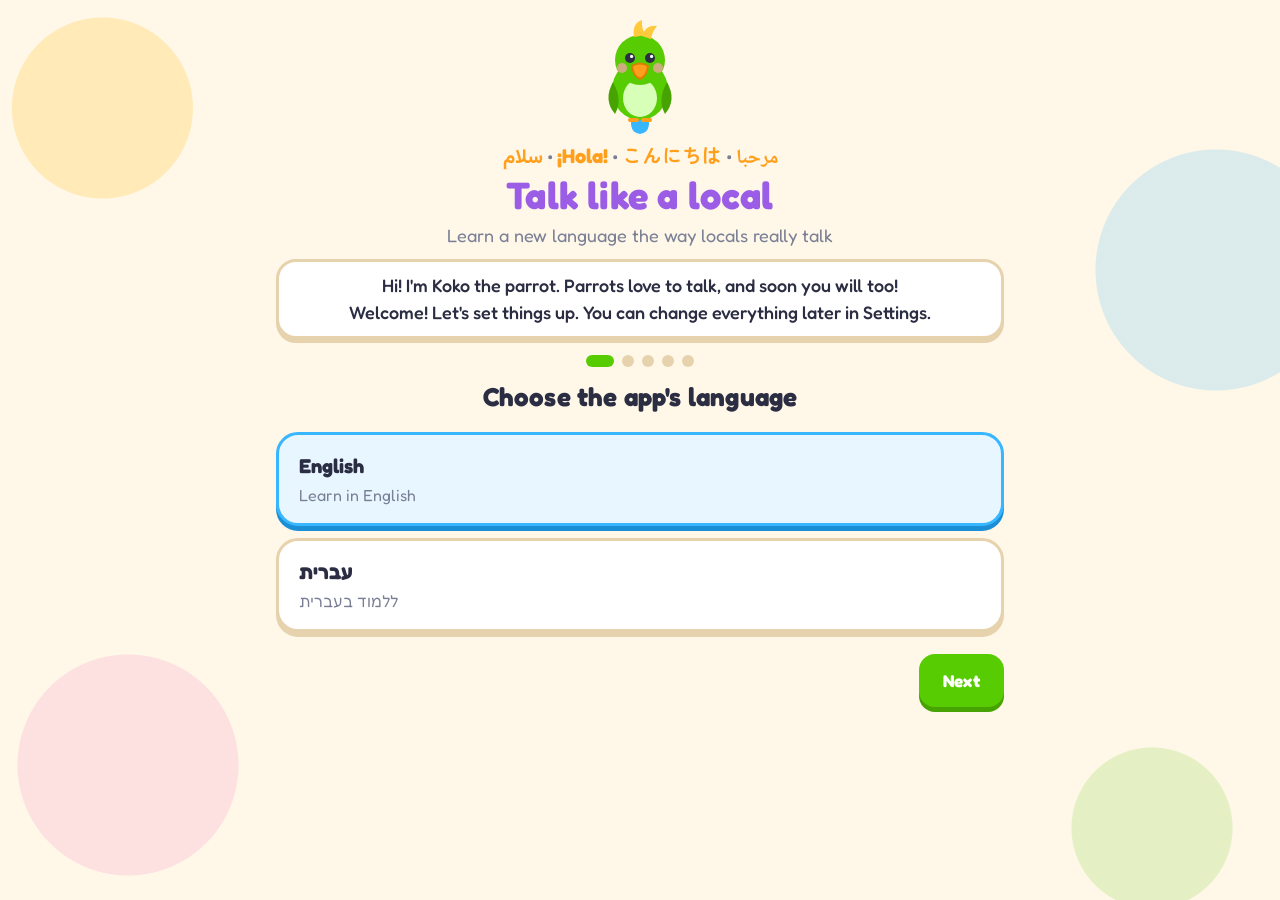
<file: index.html>
<!doctype html>
<html lang="en" dir="ltr">
<head>
  <meta charset="utf-8">
  <meta name="viewport" content="width=device-width, initial-scale=1">
  <title>Talk like a local</title>
  <meta name="description" content="Learn Farsi, Latin American Spanish, Japanese or spoken Levantine Arabic in English or Hebrew: speaking, reading and writing, with fun exercises.">
  <meta name="theme-color" content="#ffc93c">
  <link rel="icon" href="data:image/svg+xml,%3Csvg xmlns='http://www.w3.org/2000/svg' viewBox='0 0 100 100'%3E%3Crect width='100' height='100' rx='28' fill='%23ffc93c'/%3E%3Cpath d='M24 30h52a8 8 0 0 1 8 8v24a8 8 0 0 1-8 8H46l-14 12v-12h-8a8 8 0 0 1-8-8V38a8 8 0 0 1 8-8z' fill='%232b2d42'/%3E%3Ccircle cx='36' cy='50' r='5' fill='%23ffc93c'/%3E%3Ccircle cx='50' cy='50' r='5' fill='%23ffc93c'/%3E%3Ccircle cx='64' cy='50' r='5' fill='%23ffc93c'/%3E%3C/svg%3E">
  <link rel="preconnect" href="https://fonts.googleapis.com">
  <link rel="preconnect" href="https://fonts.gstatic.com" crossorigin>
  <link href="https://fonts.googleapis.com/css2?family=Fredoka:wght@400;500;600;700&family=Vazirmatn:wght@400;600;700;800&family=Noto+Naskh+Arabic:wght@400;600;700&family=Baloo+Bhaijaan+2:wght@400;600;700;800&family=Zen+Maru+Gothic:wght@400;500;700&display=swap" rel="stylesheet">
  <link rel="stylesheet" href="css/style.css">
  <!-- One visual theme per language (docs/theme-format.md). A missing theme falls back to the built-in look. -->
  <link rel="stylesheet" href="css/themes/fa.css">
  <link rel="stylesheet" href="css/themes/es.css">
  <link rel="stylesheet" href="css/themes/ja.css">
  <link rel="stylesheet" href="css/themes/ar.css">
</head>
<body>
  <div id="app" class="app"></div>
  <noscript>This app needs JavaScript turned on.</noscript>
  <!-- registry.js first. Lessons (js/data/<lang>/*.js) are loaded on demand by app.js, only for the language being learned. -->
  <script src="js/registry.js"></script>
  <script src="js/themes/fa.js"></script>
  <script src="js/themes/es.js"></script>
  <script src="js/themes/ja.js"></script>
  <script src="js/themes/ar.js"></script>
  <script src="js/strings.js"></script>
  <script src="js/app.js"></script>
</body>
</html>
</file>
<file: css/style.css>
/*
 * Talk like a local — shared layout and components (playful & bright).
 * The colors below are the built-in fallback theme; each language's css/themes/<lang>.css overrides them
 * under html[data-lang="<lang>"] (see docs/theme-format.md).
 */
/*
 * Fredoka draws "ī" (i with macron, in Japanese and Arabic transliteration) as a plain i with the macron
 * pushed onto the next letter. Only that letter (and the combining macron) comes from a system font instead.
 */
@font-face { font-family: "TLAP imacron"; font-weight: 100 549; unicode-range: U+012A-012B, U+0304;
  src: local("Segoe UI"), local("SegoeUI"), local("Roboto"), local("Roboto-Regular"), local("Helvetica Neue"), local("Arial"), local("ArialMT"); }
@font-face { font-family: "TLAP imacron"; font-weight: 550 900; unicode-range: U+012A-012B, U+0304;
  src: local("Segoe UI Bold"), local("SegoeUI-Bold"), local("Roboto Bold"), local("Roboto-Bold"), local("Helvetica Neue Bold"), local("HelveticaNeue-Bold"), local("Arial Bold"), local("Arial-BoldMT"); }
:root {
  --bg: #fff7e8;
  --surface: #ffffff;
  --surface-2: #fff1d6;
  --text: #2b2d42;
  --muted: #7a7f95;
  --line: #f0e3c8;
  --line-strong: #e6d3ad;

  --green: #58cc02;   --green-d: #46a302;
  --sun: #ffc93c;     --sun-d: #e0a800;
  --coral: #ff6b6b;   --coral-d: #e04848;
  --sky: #38b6ff;     --sky-d: #1b8fd6;
  --grape: #9b5de5;   --grape-d: #7a3fc4;
  --pink: #f15bb5;    --pink-d: #cc3a92;
  --orange: #ff9f1c;  --orange-d: #db7f00;

  --ok: #3aa500;      --ok-bg: #d7ffb8;
  --bad: #e04848;     --bad-bg: #ffdfe0;
  --neutral-bg: #eef0f6;
  --radius: 22px;
  --font: "TLAP imacron", "Fredoka", "Rubik", system-ui, -apple-system, "Segoe UI", Arial, sans-serif;
  /* Font of the language being learned. Themes set --font-target; these are the per-language defaults. */
  --font-tg-default: "Vazirmatn", "Noto Naskh Arabic", "Segoe UI", Tahoma, sans-serif;
  /* Background pattern tile, set by themes. */
  --theme-pattern: none;
  --theme-pattern-size: 120px;
  --theme-pattern-opacity: 0;
}
html[data-lang="ar"] { --font-tg-default: "Noto Naskh Arabic", "Baloo Bhaijaan 2", "Segoe UI", Tahoma, sans-serif; }
html[data-lang="ja"] { --font-tg-default: "Zen Maru Gothic", "Hiragino Maru Gothic ProN", "Yu Gothic", "Meiryo", sans-serif; }
html[data-lang="es"] { --font-tg-default: var(--font); }
/* Fixed fonts for one language, wherever it appears (e.g. the language picker). */
.font-fa, .tg.font-fa { font-family: "Vazirmatn", "Noto Naskh Arabic", sans-serif; }
.font-ar, .tg.font-ar { font-family: "Noto Naskh Arabic", "Baloo Bhaijaan 2", sans-serif; }
.font-ja, .tg.font-ja { font-family: "Zen Maru Gothic", "Yu Gothic", "Meiryo", sans-serif; }
.font-es, .tg.font-es { font-family: var(--font); }
@media (prefers-color-scheme: dark) {
  :root {
    --bg: #17182b;
    --surface: #23253d;
    --surface-2: #2c2f4c;
    --text: #f3f1ff;
    --muted: #a7aac7;
    --line: #353859;
    --line-strong: #44486e;
    --ok: #7be33a;     --ok-bg: #20391a;
    --bad: #ff7f86;    --bad-bg: #44212a;
    --neutral-bg: #2c2f4c;
  }
}

* { box-sizing: border-box; }
html, body { margin: 0; }
body {
  background-color: var(--bg);
  background-image:
    radial-gradient(circle at 8% 12%, color-mix(in srgb, var(--sun) 28%, transparent) 0 90px, transparent 91px),
    radial-gradient(circle at 95% 30%, color-mix(in srgb, var(--sky) 18%, transparent) 0 120px, transparent 121px),
    radial-gradient(circle at 10% 85%, color-mix(in srgb, var(--pink) 14%, transparent) 0 110px, transparent 111px),
    radial-gradient(circle at 90% 92%, color-mix(in srgb, var(--green) 16%, transparent) 0 80px, transparent 81px),
    var(--theme-wash, none); /* each language's soft color wash (light mode) */
  background-attachment: fixed;
  color: var(--text);
  font-family: var(--font);
  font-size: 18px;
  line-height: 1.5;
  -webkit-tap-highlight-color: transparent;
}
button { font: inherit; color: inherit; cursor: pointer; }
button:disabled { cursor: default; }
button:focus-visible, input:focus-visible, summary:focus-visible { outline: 3px solid var(--sky); outline-offset: 2px; }
.app { position: relative; z-index: 1; max-width: 760px; margin: 0 auto; padding: 0 16px 56px; min-height: 100vh; }

/* ---------- theme layers (behind the app, never clickable) ---------- */
body::before {
  content: ""; position: fixed; inset: 0; z-index: 0; pointer-events: none;
  background-image: var(--theme-pattern, none); background-size: var(--theme-pattern-size, 120px);
  background-repeat: repeat; opacity: var(--theme-pattern-opacity, 0);
}
#theme-layer { position: fixed; inset: 0; z-index: 0; pointer-events: none; overflow: hidden; }
.theme-deco { pointer-events: none; user-select: none; }
.theme-deco svg { display: block; width: 100%; height: 100%; }
.theme-deco.corner { position: absolute; bottom: 0; inset-inline-end: 0; width: 120px; height: 120px; opacity: .9; }
@media (max-width: 480px) { .theme-deco.corner { width: 88px; height: 88px; opacity: .75; } }
@media (max-height: 560px) { .theme-deco.corner { display: none; } }
.theme-deco.ambient { position: absolute; inset: 0; }
.theme-deco.sky, .theme-deco.objects { position: absolute; inset: 0; }
/* The landscape strip: a wide SVG (viewBox 0 0 1200 200, preserveAspectRatio xMidYMax slice). */
.theme-deco.scene { position: absolute; left: 0; right: 0; bottom: 0; height: clamp(120px, max(22vh, 100vw / 6), 300px); }
#theme-layer > .theme-deco { transition: opacity .5s ease; }
/* Calm mode (exercises and learn cards): a quieter world so the learner can think. */
html.calm #theme-layer > .objects, html.calm #theme-layer > .ambient { opacity: 0; visibility: hidden; }
html.calm #theme-layer > .sky { opacity: .45; }
html.calm #theme-layer > .scene { opacity: .4; }
html.calm #theme-layer > .corner { opacity: .35; }
/* Pokeable world objects (see pokeTargetAt in app.js): clickable, except in calm mode. */
#theme-layer [data-poke] { pointer-events: auto; cursor: pointer; }
html.calm #theme-layer [data-poke] { pointer-events: none; }
body.poke-hover { cursor: pointer; }
html.calm body::before { opacity: calc(var(--theme-pattern-opacity, 0) * .55); }
.theme-deco.banner { margin: 0 -8px 2px; height: auto; }
.theme-deco.banner svg { height: auto; max-height: 72px; }
@media (prefers-reduced-motion: reduce) { .theme-deco.ambient { display: none; } }
h1, h2 { font-weight: 700; letter-spacing: .2px; }

.tg { font-family: var(--font-target, var(--font-tg-default)); unicode-bidi: isolate; }
.tr { unicode-bidi: isolate; }
.muted { color: var(--muted); }
.small { font-size: .85em; }
.center { text-align: center; }

/* ---------- mascot ---------- */
/* <div class="mascot mood-happy|cheer|sad"><svg viewBox="0 0 120 120">…</svg></div>, from the theme. */
.mascot { width: 84px; height: 84px; flex: none; display: block; }
.mascot svg { display: block; width: 100%; height: 100%; overflow: visible; }
.mascot .m-bob { transform-box: fill-box; transform-origin: 50% 100%; animation: bob 2.4s ease-in-out infinite; }
.mascot .m-wag { transform-box: fill-box; transform-origin: 50% 100%; animation: wag 1.6s ease-in-out infinite; }
.mascot.mood-cheer { animation: hop .7s ease-in-out infinite; }
.mascot.mood-cheer .m-wag { animation-duration: .6s; }
.mascot.mood-sad .m-bob, .mascot.mood-sad .m-wag { animation: none; }
@keyframes wag { 50% { transform: rotate(-12deg); } }
@keyframes bob { 50% { transform: translateY(-4px); } }
@keyframes hop { 0%, 100% { transform: translateY(0); } 40% { transform: translateY(-10px) rotate(-4deg); } }
.mascot-row { display: flex; align-items: center; gap: 10px; margin: 6px 0 4px; }
.bubble {
  position: relative; background: var(--surface); border: 3px solid var(--line-strong); border-radius: 20px;
  padding: 10px 16px; font-weight: 500; box-shadow: 0 4px 0 var(--line-strong);
}
.mascot-row .bubble::before {
  content: ""; position: absolute; inset-inline-start: -12px; top: 50%; translate: 0 -50%;
  border: 9px solid transparent; border-inline-end-color: var(--line-strong);
}
.bubble.wide { text-align: center; margin: 4px 0 8px; }
.mascot-hero { width: 120px; height: 120px; margin: 0 auto; }
.mascot-result { position: relative; z-index: 1; width: 140px; height: 140px; margin: 0 auto; }
.results-hero { position: relative; width: min(100%, 300px); margin: 0 auto; padding: 8px 0 4px; }
.results-hero .theme-deco.results { position: absolute; inset: 0; z-index: 0; opacity: .95; }
.results-hero .theme-deco.results svg { width: 100%; height: 100%; }

/* ---------- top bar ---------- */
.topbar {
  display: flex; align-items: center; justify-content: space-between;
  padding: 12px 0; gap: 8px;
}
.brand { display: flex; align-items: center; gap: 10px; background: none; border: 0; padding: 0; font-weight: 700; flex: none; }
.brand-mark {
  width: 42px; height: 42px; border-radius: 14px; display: grid; place-items: center;
  background: var(--sun); color: #2b2d42; font-size: 26px; line-height: 1; font-weight: 800;
  box-shadow: 0 4px 0 var(--sun-d); transform: rotate(-6deg);
}
.brand-text { font-size: 20px; }
.stats { display: flex; align-items: center; gap: 6px; flex: none; }
.stat {
  background: var(--surface); border: 2px solid var(--line); border-radius: 999px; padding: 3px 11px;
  font-weight: 600; font-size: 16px; white-space: nowrap;
}
.icon-btn {
  background: var(--surface); border: 2px solid var(--line-strong); border-radius: 14px; width: 44px; height: 44px;
  font-size: 18px; flex: none; box-shadow: 0 3px 0 var(--line-strong);
}
.icon-btn:active { transform: translateY(2px); box-shadow: 0 1px 0 var(--line-strong); }
@media (max-width: 420px) { .brand-text { display: none; } }
.topbar-start { display: flex; align-items: center; gap: 10px; min-width: 0; }
.lang-chip {
  display: inline-flex; align-items: center; gap: 5px; min-width: 0; height: 40px; padding: 0 10px;
  background: var(--surface); border: 2px solid var(--line-strong); border-radius: 999px; box-shadow: 0 3px 0 var(--line-strong);
  font-weight: 600; font-size: 15px; line-height: 1;
}
.lang-chip:active { transform: translateY(2px); box-shadow: 0 1px 0 var(--line-strong); }
.lang-chip-flag { font-size: 18px; }
.lang-chip-name { white-space: nowrap; overflow: hidden; text-overflow: ellipsis; max-width: 7em; min-width: 1.5em; }
.lang-chip .caret { color: var(--muted); font-size: 12px; }
@media (max-width: 420px) {
  .lang-chip { padding: 0 8px; gap: 4px; } .lang-chip .caret { display: none; }
  .topbar-start { gap: 8px; } .stats { gap: 5px; } .stat { padding: 3px 8px; font-size: 15px; }
}
@media (max-width: 359px) { .lang-chip-name { display: none; } }

/* ---------- language picker ---------- */
.lang-cards { display: grid; gap: 14px; grid-template-columns: repeat(auto-fill, minmax(300px, 1fr)); }
@media (max-width: 640px) { .lang-cards { grid-template-columns: 1fr; } }
.lang-card {
  --lc1: var(--sky); --lc2: var(--sun);
  position: relative; display: flex; align-items: center; gap: 12px; text-align: start; padding: 12px 14px;
  border: 3px solid color-mix(in srgb, var(--lc1) 55%, var(--line-strong)); border-radius: var(--radius);
  background: linear-gradient(135deg, color-mix(in srgb, var(--lc1) 16%, var(--surface)) 0%, var(--surface) 55%, color-mix(in srgb, var(--lc2) 14%, var(--surface)) 100%);
  box-shadow: 0 5px 0 color-mix(in srgb, var(--lc1) 45%, var(--line-strong)); transition: transform .08s;
}
.lang-card:active { transform: translateY(3px); box-shadow: 0 2px 0 var(--line-strong); }
.lang-card.selected { border-color: var(--lc1); box-shadow: 0 5px 0 var(--lc1), 0 0 0 4px color-mix(in srgb, var(--lc1) 25%, transparent); }
.lang-card.selected::after {
  content: "✓"; position: absolute; top: -10px; inset-inline-end: -8px; width: 30px; height: 30px; border-radius: 50%;
  display: grid; place-items: center; background: var(--green); color: #fff; font-weight: 700; box-shadow: 0 3px 0 var(--green-d);
}
.lang-mascot .mascot { width: 76px; height: 76px; }
.lang-info { display: grid; gap: 2px; min-width: 0; flex: 1; }
.lang-title { display: flex; flex-wrap: wrap; align-items: baseline; gap: 6px; }
.lang-title strong { font-size: 21px; line-height: 1.2; }
.lang-flag { font-size: 22px; }
.lang-native { font-size: 19px; font-weight: 700; color: color-mix(in srgb, var(--lc1) 55%, var(--text)); unicode-bidi: isolate; }
.lang-variety { color: var(--muted); font-size: 14px; }
.lang-tagline { font-size: 15px; display: flex; flex-wrap: wrap; gap: 6px; }
.lang-tagline [lang] { font-weight: 700; unicode-bidi: isolate; }
.lang-status { font-size: 13px; color: var(--muted); }
.onboard .sub { margin: -8px 0 14px; }
.hero-tg .sep { color: var(--muted); }

/* ---------- loading ---------- */
.loading-page h1 { font-size: 26px; margin: 10px 0 4px; }
.loading-dots { display: flex; justify-content: center; gap: 10px; margin-top: 18px; }
.loading-dots i { width: 14px; height: 14px; border-radius: 50%; background: var(--green); animation: hop .9s ease-in-out infinite; }
.loading-dots i:nth-child(2) { background: var(--sun); animation-delay: .15s; }
.loading-dots i:nth-child(3) { background: var(--coral); animation-delay: .3s; }

/* ---------- buttons ---------- */
.btn {
  --c: var(--surface); --d: var(--line-strong);
  border: 0; border-radius: 16px; padding: 14px 24px; font-weight: 700; font-size: 17px; letter-spacing: .3px;
  background: var(--c); box-shadow: 0 5px 0 var(--d); transition: transform .08s, box-shadow .08s, filter .15s;
  text-transform: none;
}
.btn:hover:not(:disabled) { filter: brightness(1.05); }
.btn:active:not(:disabled) { transform: translateY(4px); box-shadow: 0 1px 0 var(--d); }
.btn:disabled { opacity: .45; }
.btn.primary { --c: var(--green); --d: var(--green-d); color: #fff; }
.btn.danger { --c: var(--coral); --d: var(--coral-d); color: #fff; }
.btn.ghost { --c: var(--surface); --d: var(--line-strong); border: 2px solid var(--line-strong); }
.btn.small { padding: 8px 14px; font-size: 15px; }
.row { display: flex; justify-content: space-between; align-items: center; gap: 12px; margin-top: 22px; }
.row.wrap { flex-wrap: wrap; justify-content: flex-start; }
.answer-line.joined { gap: 4px; }
.center-row { justify-content: center; }
.stack { display: grid; gap: 12px; margin-top: 26px; }

/* ---------- onboarding ---------- */
.onboard { padding-top: 16px; }
.hero { text-align: center; margin-bottom: 10px; }
.hero h1 { margin: 0; font-size: 38px; color: var(--grape); line-height: 1.15; }
.hero-tg { font-size: 20px; color: var(--orange); font-weight: 700; margin-top: 4px; }
.hero p { margin: 4px 0 0; }
.dots { display: flex; justify-content: center; gap: 8px; margin: 16px 0 6px; }
.dots i { width: 12px; height: 12px; border-radius: 50%; background: var(--line-strong); transition: all .2s; }
.dots i.on { background: var(--green); width: 28px; border-radius: 999px; }
.onboard h2 { text-align: center; margin: 10px 0 16px; font-size: 26px; }
.choices { display: grid; gap: 12px; }
.choice {
  text-align: start; background: var(--surface); border: 3px solid var(--line-strong); border-radius: var(--radius);
  padding: 16px 20px; display: grid; gap: 2px; box-shadow: 0 5px 0 var(--line-strong); transition: transform .08s;
}
.choice strong { font-size: 20px; }
.choice span { color: var(--muted); font-size: 16px; }
.choice:active { transform: translateY(3px); box-shadow: 0 2px 0 var(--line-strong); }
.choice.selected { border-color: var(--sky); background: color-mix(in srgb, var(--sky) 12%, var(--surface)); box-shadow: 0 5px 0 var(--sky-d); }

/* ---------- menu ---------- */
.page-title { font-size: 28px; margin: 12px 0 16px; }
.modes { display: grid; grid-template-columns: repeat(3, 1fr); gap: 14px; margin-bottom: 20px; }
@media (max-width: 640px) { .modes { grid-template-columns: 1fr; gap: 12px; } .mode { padding: 12px 16px; } .mode-icon { width: 46px; height: 46px; font-size: 28px; } }
.mode {
  display: flex; gap: 14px; align-items: center; text-align: start; border: 0; border-radius: var(--radius);
  padding: 18px; color: #fff; transition: transform .08s;
}
.mode strong { font-size: 21px; }
/* White on the bright mode colours: a little weight and a soft shadow keep the small line readable. */
.mode strong, .mode small { text-shadow: 0 1px 0 rgba(0, 0, 0, .25); }
.mode small { display: block; font-size: 15px; font-weight: 600; }
.mode-icon { font-size: 34px; width: 54px; height: 54px; display: grid; place-items: center; background: rgba(255, 255, 255, .25); border-radius: 16px; flex: none; }
.mode.review { background: var(--mode-review, var(--sky)); box-shadow: 0 6px 0 var(--mode-review-d, var(--sky-d)); }
.mode.speed { background: var(--mode-speed, var(--pink)); box-shadow: 0 6px 0 var(--mode-speed-d, var(--pink-d)); }
.mode.dict { background: var(--mode-dict, var(--grape)); box-shadow: 0 6px 0 var(--mode-dict-d, var(--grape-d)); }
.mode:active { transform: translateY(4px); box-shadow: 0 2px 0 rgba(0, 0, 0, .2); }
.section {
  background: var(--surface); border: 3px solid var(--line); border-radius: 26px; margin-bottom: 16px;
  box-shadow: 0 6px 0 var(--line);
}
.section summary {
  list-style: none; padding: 16px 20px; font-weight: 700; font-size: 22px; display: flex; align-items: center; gap: 10px; cursor: pointer;
}
.section summary::-webkit-details-marker { display: none; }
.section summary::after {
  content: "▾"; margin-inline-start: auto; width: 34px; height: 34px; display: grid; place-items: center;
  background: var(--surface-2); border-radius: 50%; color: var(--muted); transition: transform .2s;
}
.section:not([open]) summary::after { transform: rotate(-90deg); }
[dir="rtl"] .section:not([open]) summary::after { transform: rotate(90deg); }
.badge { font-style: normal; font-size: 13px; background: var(--sun); color: #2b2d42; border-radius: 999px; padding: 2px 10px; font-weight: 600; }
.topics { display: grid; grid-template-columns: repeat(auto-fill, minmax(220px, 1fr)); gap: 12px; padding: 0 16px 18px; }

.c0 { --tc: var(--coral); --td: var(--coral-d); }
.c1 { --tc: var(--sky); --td: var(--sky-d); }
.c2 { --tc: var(--green); --td: var(--green-d); }
.c3 { --tc: var(--grape); --td: var(--grape-d); }
.c4 { --tc: var(--orange); --td: var(--orange-d); }
.c5 { --tc: var(--pink); --td: var(--pink-d); }
.topic {
  position: relative; display: flex; align-items: center; gap: 12px; text-align: start; background: var(--surface);
  border: 3px solid var(--line-strong); border-radius: 20px; padding: 12px; box-shadow: 0 5px 0 var(--line-strong);
  transition: transform .08s, border-color .15s;
}
.topic:hover { border-color: var(--tc); }
.topic:active { transform: translateY(3px); box-shadow: 0 2px 0 var(--line-strong); }
.topic.done { border-color: var(--tc); }
.topic-icon {
  font-size: 28px; width: 54px; height: 54px; display: grid; place-items: center; flex: none;
  background: var(--tc); border-radius: 16px; box-shadow: 0 4px 0 var(--td);
}
.icon-tg { color: #fff; font-weight: 800; }
.topic-body { display: grid; flex: 1; min-width: 0; gap: 2px; }
.topic-body strong { font-size: 17px; line-height: 1.25; }
.topic-body small { color: var(--muted); font-size: 13px; }
.mini-bar { height: 8px; background: var(--surface-2); border-radius: 999px; overflow: hidden; }
.mini-bar i { display: block; height: 100%; background: var(--tc); border-radius: 999px; }
.topics.lessons { padding: 0; }
.level-chip {
  justify-self: start; font-style: normal; font-size: 12px; font-weight: 600; line-height: 1.4; border-radius: 999px;
  padding: 1px 9px; background: var(--surface-2); color: var(--text); border: 2px solid var(--line-strong);
}
.level-chip.lv-intermediate { border-color: var(--sky); }
.level-chip.lv-advanced { border-color: var(--grape); }
.done-badge { position: absolute; top: -10px; inset-inline-end: -6px; font-size: 22px; animation: bob 2s ease-in-out infinite; }
.stars { white-space: nowrap; }
.stars i { font-style: normal; color: var(--line-strong); font-size: 16px; }
.stars i.on { color: var(--sun); text-shadow: 0 2px 0 var(--sun-d); }

/* ---------- settings ---------- */
.settings label small { font-weight: 500; font-size: 15px; }
.settings label { display: block; font-weight: 700; margin: 20px 0 8px; font-size: 19px; }
.seg { display: flex; flex-wrap: wrap; gap: 8px; }
.seg button {
  background: var(--surface); border: 3px solid var(--line-strong); border-radius: 14px; padding: 9px 16px; font-weight: 500;
  box-shadow: 0 3px 0 var(--line-strong);
}
.seg button.selected { border-color: var(--sky); background: color-mix(in srgb, var(--sky) 14%, var(--surface)); font-weight: 700; box-shadow: 0 3px 0 var(--sky-d); }

/* ---------- lesson header / progress ---------- */
.lesson-head { display: flex; align-items: center; gap: 12px; margin: 8px 0 14px; }
.lesson-head h1 { font-size: 22px; margin: 0; flex: 1; min-width: 0; display: flex; align-items: center; gap: 10px; line-height: 1.25; }
.title-text { flex: 1; min-width: 0; overflow-wrap: anywhere; }
.back-btn { font-size: 22px; font-weight: 700; }
.title-icon {
  font-size: 26px; width: 46px; height: 46px; display: inline-grid; place-items: center; background: var(--sun);
  border-radius: 14px; box-shadow: 0 3px 0 var(--sun-d); flex: none;
}
.title-icon, .title-icon .icon-tg { color: #2b2d42; }
.progress { height: 16px; background: var(--surface-2); border-radius: 999px; overflow: hidden; border: 2px solid var(--line); }
.progress.grow { flex: 1; }
.progress i {
  display: block; height: 100%; border-radius: 999px; transition: width .35s cubic-bezier(.3, 1.4, .6, 1);
  background: linear-gradient(180deg, #7ee12f, var(--green)); box-shadow: inset 0 -3px 0 rgba(0, 0, 0, .1);
}
.counter { text-align: center; color: var(--muted); font-size: 15px; margin: 6px 0 10px; font-weight: 500; }
.intro {
  background: color-mix(in srgb, var(--sun) 22%, var(--surface)); border: 3px solid color-mix(in srgb, var(--sun) 60%, var(--line));
  border-radius: 18px; padding: 12px 16px; margin-bottom: 14px; font-size: 16px;
}

/* ---------- topic page: exercise picker ---------- */
.topic-progress { display: flex; align-items: center; gap: 10px; margin: 10px 0 4px; font-weight: 600; }
.section-title { font-size: 24px; margin: 18px 0 12px; }
.section-title small { display: block; font-size: 16px; color: var(--muted); font-weight: 500; }
.stages { display: grid; grid-template-columns: repeat(auto-fill, minmax(160px, 1fr)); gap: 14px; }
@media (max-width: 420px) { .stages { grid-template-columns: 1fr 1fr; gap: 12px; } }
.s0 { --sc: var(--sky); --sd: var(--sky-d); }
.s1 { --sc: var(--coral); --sd: var(--coral-d); }
.s2 { --sc: var(--green); --sd: var(--green-d); }
.s3 { --sc: var(--grape); --sd: var(--grape-d); }
.s4 { --sc: var(--orange); --sd: var(--orange-d); }
.s5 { --sc: var(--pink); --sd: var(--pink-d); }
.stage {
  position: relative; display: flex; flex-direction: column; align-items: center; text-align: center; gap: 4px;
  background: var(--surface); border: 3px solid var(--line-strong); border-radius: 22px; padding: 16px 10px 12px;
  box-shadow: 0 6px 0 var(--line-strong); transition: transform .08s, border-color .15s;
}
.stage:hover { border-color: var(--sc); transform: translateY(-2px); }
.stage:active { transform: translateY(4px); box-shadow: 0 2px 0 var(--line-strong); }
.stage.done { border-color: var(--sc); background: color-mix(in srgb, var(--sc) 9%, var(--surface)); }
.stage-icon {
  font-size: 34px; width: 66px; height: 66px; border-radius: 50%; display: grid; place-items: center;
  background: var(--sc); box-shadow: 0 5px 0 var(--sd); margin-bottom: 6px;
}
.stage-text { display: flex; flex-direction: column; align-items: center; gap: 4px; max-width: 100%; }
.stage strong { font-size: 17px; line-height: 1.2; }
.stage small { color: var(--muted); font-size: 13px; line-height: 1.3; min-height: 2.6em; }
.stage.mix { grid-column: 1 / -1; flex-direction: row; text-align: start; gap: 14px; padding: 14px 18px; }
.stage.mix .stage-icon { margin: 0; flex: none; }
.stage.mix .stage-text { flex: 1; min-width: 0; align-items: flex-start; overflow-wrap: anywhere; }
.stage.mix small { min-height: 0; }
.stage.mix .stars { flex: none; }
@media (max-width: 420px) {
  .stage.mix { gap: 10px; padding: 12px; }
  .stage.mix .stage-icon { width: 54px; height: 54px; font-size: 28px; }
  .stage.mix .stars i { font-size: 14px; }
}
.bonus-chip {
  position: absolute; top: -11px; inset-inline-end: 8px; font-style: normal; font-size: 12px; font-weight: 700;
  background: var(--sun); color: #2b2d42; border-radius: 999px; padding: 1px 9px; box-shadow: 0 2px 0 var(--sun-d);
}
.stage.bonus { border-style: dashed; }

/* ---------- flashcards ---------- */
.card-wrap { perspective: 1200px; }
.card {
  position: relative; display: grid; width: 100%; min-height: 340px; border: 0; padding: 0; background: none;
  transform-style: preserve-3d; transition: transform .55s cubic-bezier(.3, 1.3, .6, 1);
}
.card.flipped { transform: rotateY(180deg); }
/* Both faces share one grid cell, so the card is as tall as the taller face. */
.face {
  position: relative; grid-area: 1 / 1; min-width: 0; backface-visibility: hidden; -webkit-backface-visibility: hidden;
  background: var(--surface); border: 3px solid var(--line-strong); border-radius: 28px; box-shadow: 0 8px 0 var(--line-strong);
  display: flex; flex-direction: column; align-items: center; justify-content: center; gap: 10px; padding: 20px;
}
.face.front { background: linear-gradient(160deg, var(--surface) 60%, color-mix(in srgb, var(--sun) 18%, var(--surface))); }
.face.back { transform: rotateY(180deg); background: linear-gradient(160deg, var(--surface) 60%, color-mix(in srgb, var(--sky) 16%, var(--surface))); }
.word { display: flex; flex-direction: column; align-items: center; gap: 4px; text-align: center; max-width: 100%; }
.word .primary { font-weight: 700; line-height: 1.6; max-width: 100%; overflow-wrap: anywhere; }
.word .tr.primary { line-height: 1.3; }
.word .secondary { color: var(--muted); }
.word .reading { color: var(--muted); font-weight: 500; }
.word.xl .reading { font-size: 22px; }
.word.lg .reading { font-size: 19px; }
.word.md .reading { font-size: 16px; }
.word.xl .primary { font-size: 48px; }
.word.xl .secondary { font-size: 21px; }
.word.lg .primary { font-size: 38px; }
.word.lg .secondary { font-size: 19px; }
.word.md .primary { font-size: 28px; }
.word.md .secondary { font-size: 17px; }
.word.xl.long .primary { font-size: 36px; }
.word.xl.xlong .primary { font-size: clamp(22px, 6.4vw, 30px); }
.word.lg.long .primary { font-size: 30px; }
.word.lg.xlong .primary { font-size: clamp(21px, 5.8vw, 26px); }
.word.md.long .primary { font-size: 24px; }
.word.md.xlong .primary { font-size: 21px; }
.word.xlong .secondary { font-size: 17px; }
.meaning { font-size: 21px; font-weight: 500; text-align: center; max-width: 100%; overflow-wrap: anywhere; }
.meaning.big { font-size: 28px; font-weight: 700; }
.meaning.big.long { font-size: 22px; }
.extra { font-size: 17px; text-align: center; background: var(--surface-2); border-radius: 14px; padding: 6px 12px; }
.label { color: var(--muted); }
.digit { font-size: 28px; font-weight: 800; color: var(--grape); }
.letter-big { font-size: 116px; line-height: 1.2; color: var(--grape); text-align: center; font-weight: 800; }
.letter-big.small { font-size: 64px; }
.letter-name { font-size: 28px; font-weight: 700; }
.forms-title { color: var(--muted); font-size: 15px; }
.forms { display: flex; gap: 10px; flex-wrap: wrap; justify-content: center; direction: rtl; }
.form { background: var(--surface-2); border-radius: 16px; padding: 6px 12px; display: grid; justify-items: center; min-width: 66px; border: 2px solid var(--line); }
.form .tg { font-size: 38px; line-height: 1.5; }
.form small { color: var(--muted); font-size: 13px; }
.note { font-size: 15px; color: var(--muted); margin: 0; text-align: center; }
.example { font-size: 17px; text-align: center; }
.ex-tg { font-size: 26px; font-weight: 700; }

/* ---------- practice ---------- */
.prompt { font-size: 24px; margin: 6px 0 14px; }
.stem {
  background: var(--surface); border: 3px solid var(--line-strong); border-radius: 26px; padding: 22px 16px;
  box-shadow: 0 6px 0 var(--line-strong);
  display: flex; flex-direction: column; align-items: center; gap: 8px; margin-bottom: 20px; animation: pop .3s;
}
@keyframes pop { from { transform: scale(.94); opacity: 0; } }
.equals { color: var(--muted); font-size: 24px; font-weight: 700; }
.options { display: grid; gap: 12px; }
.options.two { grid-template-columns: 1fr 1fr; }
.options.letters-4 { grid-template-columns: repeat(4, 1fr); }
.opt {
  min-width: 0; overflow-wrap: anywhere;
  background: var(--surface); border: 3px solid var(--line-strong); border-radius: 18px;
  padding: 14px; font-size: 19px; font-weight: 500; display: flex; align-items: center; justify-content: center; gap: 10px; flex-wrap: wrap;
  box-shadow: 0 5px 0 var(--line-strong); transition: transform .08s, border-color .15s;
}
.opt:hover:not(:disabled) { border-color: var(--sky); }
.opt:active:not(:disabled) { transform: translateY(4px); box-shadow: 0 1px 0 var(--line-strong); }
.opt:disabled { cursor: default; }
.opt-main { font-weight: 700; font-size: 21px; }
.opt-sub { color: var(--muted); font-size: 16px; }
.opt-letter { font-size: 42px; line-height: 1.3; }
.opt.right, .m-btn.matched { border-color: var(--ok); background: var(--ok-bg); box-shadow: 0 5px 0 var(--ok); animation: tada .45s; }
.opt.wrong, .m-btn.wrong { border-color: var(--bad); background: var(--bad-bg); box-shadow: 0 5px 0 var(--bad); animation: shake .4s; }
.opt.yes { color: var(--ok); font-weight: 700; font-size: 22px; }
.opt.no { color: var(--bad); font-weight: 700; font-size: 22px; }
@keyframes shake { 20%, 60% { transform: translateX(-6px); } 40%, 80% { transform: translateX(6px); } }
@keyframes tada { 40% { transform: scale(1.06); } }

.type-in {
  width: 100%; font: inherit; font-size: 24px; font-weight: 500; padding: 14px 16px; border-radius: 18px; border: 3px solid var(--line-strong);
  background: var(--surface); color: var(--text); text-align: center; box-shadow: inset 0 3px 0 var(--line);
}
.type-in:focus { outline: none; border-color: var(--sky); }
.type-in.right { border-color: var(--ok); background: var(--ok-bg); }
.type-in.wrong { border-color: var(--bad); background: var(--bad-bg); }

.answer-line {
  min-height: 70px; border-bottom: 3px dashed var(--line-strong); display: flex; flex-wrap: wrap; gap: 8px; padding: 10px 0; margin-bottom: 18px;
}
.answer-line.right { border-color: var(--ok); }
.answer-line.wrong { border-color: var(--bad); }
.bank { display: flex; flex-wrap: wrap; gap: 10px; justify-content: center; min-height: 56px; }
.tile {
  background: var(--surface); border: 3px solid var(--line-strong); border-radius: 14px; padding: 8px 16px; font-size: 20px; font-weight: 500;
  box-shadow: 0 4px 0 var(--line-strong); animation: pop .2s;
}
.tile:active:not(:disabled) { transform: translateY(3px); box-shadow: 0 1px 0 var(--line-strong); }
.tile .tg { font-size: 23px; }
.tile.letter { min-width: 56px; }
.tile.letter .tg { font-size: 30px; }
.tile.used { opacity: .2; }
.spell-out {
  min-height: 90px; display: grid; place-items: center; font-size: 50px; font-weight: 800;
  border-bottom: 3px dashed var(--line-strong); margin-bottom: 18px; color: var(--grape);
}
.spell-out.right { color: var(--ok); border-color: var(--ok); }
.spell-out.wrong { color: var(--bad); border-color: var(--bad); }

.match { display: grid; grid-template-columns: 1fr 1fr; gap: 12px; }
.match .col { display: grid; gap: 12px; align-content: start; }
.m-btn {
  background: var(--surface); border: 3px solid var(--line-strong); border-radius: 18px; padding: 12px 8px;
  min-height: 64px; font-size: 18px; font-weight: 500; box-shadow: 0 5px 0 var(--line-strong); transition: transform .08s;
}
.m-btn:active:not(:disabled) { transform: translateY(3px); box-shadow: 0 2px 0 var(--line-strong); }
.m-btn .tg { font-size: 23px; }
.m-btn .match-letter { font-size: 34px; }
.m-btn.sel { border-color: var(--sky); background: color-mix(in srgb, var(--sky) 16%, var(--surface)); box-shadow: 0 5px 0 var(--sky-d); }
.m-btn.matched { opacity: .6; }

.mic {
  display: block; margin: 10px auto; width: 104px; height: 104px; border-radius: 50%; border: 0; font-size: 46px;
  background: var(--sky); box-shadow: 0 7px 0 var(--sky-d);
}
.mic:active { transform: translateY(4px); box-shadow: 0 3px 0 var(--sky-d); }
.mic.live { background: var(--coral); box-shadow: 0 7px 0 var(--coral-d); animation: pulse 1s infinite; }
@keyframes pulse { 50% { outline: 14px solid color-mix(in srgb, var(--coral) 25%, transparent); } }

.feedback {
  position: sticky; bottom: 0; margin: 22px -16px 0; padding: 14px 16px; display: flex; align-items: center;
  gap: 12px; border-radius: 26px 26px 0 0; animation: rise .25s cubic-bezier(.3, 1.4, .6, 1);
}
.feedback .mascot-fb { width: 62px; height: 62px; }
.feedback .btn { margin-inline-start: auto; }
.feedback.ok { background: var(--ok-bg); color: var(--ok); }
.feedback.bad { background: var(--bad-bg); color: var(--bad); }
.feedback.neutral { background: var(--neutral-bg); }
.feedback .fb-text { display: grid; gap: 2px; font-size: 19px; }
.feedback .fb-text div { color: var(--text); font-size: 17px; }
.feedback .tg { font-size: 1.2em; }
@keyframes rise { from { transform: translateY(40px); opacity: 0; } }
@media (max-width: 420px) {
  .feedback { flex-wrap: wrap; }
  .feedback .fb-text { flex: 1; min-width: 0; }
  .feedback .btn { width: 100%; }
}

/* ---------- dictionary ---------- */
.dict-learned { margin: 0 0 12px; font-weight: 600; color: var(--muted); }
.dict-search {
  display: flex; align-items: center; gap: 8px; background: var(--surface); border: 3px solid var(--line-strong);
  border-radius: 18px; padding: 4px 14px; box-shadow: inset 0 3px 0 var(--line);
}
.dict-search:focus-within { border-color: var(--sky); }
.dict-search input {
  flex: 1; min-width: 0; border: 0; background: none; color: var(--text); font: inherit; font-size: 18px; padding: 10px 0; outline: none;
}
.dict-tools { display: flex; flex-wrap: wrap; align-items: center; gap: 10px; margin: 14px 0; }
.chips { display: flex; flex-wrap: wrap; gap: 8px; flex: 1 1 auto; }
.chip-btn {
  display: inline-flex; align-items: center; gap: 6px; background: var(--surface); border: 2px solid var(--line-strong);
  border-radius: 999px; padding: 5px 12px; font-size: 15px; font-weight: 600; box-shadow: 0 3px 0 var(--line-strong);
}
.chip-btn .count { color: var(--muted); font-weight: 500; font-size: 13px; }
.chip-btn.selected { border-color: var(--sky); background: color-mix(in srgb, var(--sky) 16%, var(--surface)); box-shadow: 0 3px 0 var(--sky-d); }
.dict-tools select {
  font: inherit; font-size: 15px; font-weight: 600; color: var(--text); background: var(--surface); max-width: 100%;
  border: 2px solid var(--line-strong); border-radius: 14px; padding: 6px 10px; box-shadow: 0 3px 0 var(--line-strong);
}
.dict-list { display: grid; gap: 8px; }
.dict-row {
  display: flex; align-items: center; gap: 12px; text-align: start; width: 100%; background: var(--surface);
  border: 2px solid var(--line-strong); border-radius: 16px; padding: 10px 14px; box-shadow: 0 3px 0 var(--line-strong);
}
.dict-row:hover { border-color: var(--grape); }
.dict-row:active { transform: translateY(2px); box-shadow: 0 1px 0 var(--line-strong); }
.dict-body { display: grid; gap: 1px; flex: 1; min-width: 0; overflow-wrap: anywhere; }
.dict-main { font-weight: 700; font-size: 19px; }
.dict-main.tg { font-size: 22px; }
.dict-sub { color: var(--muted); font-size: 15px; }
.dict-meaning { font-size: 16px; }
.dict-lesson { color: var(--muted); font-size: 13px; }
.dict-lesson .icon-tg { color: var(--grape); }
.dot { width: 12px; height: 12px; border-radius: 50%; flex: none; background: var(--line-strong); }
.dot.st-learned { background: var(--green); }
.dot.st-learning { background: var(--sun); box-shadow: 0 0 0 2px var(--sun-d) inset; }
.dot.st-new { background: transparent; border: 2px solid var(--line-strong); }
.dict-more { text-align: center; font-size: 15px; }
.dict-empty .mascot-row { justify-content: center; }
.nowrap { white-space: nowrap; }

/* ---------- speed round ---------- */
.timer { flex: 1; height: 18px; background: var(--surface-2); border-radius: 999px; overflow: hidden; border: 2px solid var(--line); }
.timer i { display: block; height: 100%; background: linear-gradient(90deg, var(--coral), var(--sun)); transition: width 1s linear; }
.speed-score { font-weight: 700; color: var(--ok); min-width: 52px; text-align: end; font-size: 20px; }

/* ---------- results ---------- */
.results, .center-page { text-align: center; padding-top: 20px; }
.big-emoji { font-size: 76px; }
.results h1 { margin: 6px 0; font-size: 30px; }
.lead { font-size: 20px; color: var(--muted); margin: 0; }
.result-stars .stars i { font-size: 52px; display: inline-block; animation: pop .4s backwards; }
.result-stars .stars i:nth-child(2) { animation-delay: .15s; }
.result-stars .stars i:nth-child(3) { animation-delay: .3s; }
.result-grid { display: grid; grid-template-columns: repeat(3, 1fr); gap: 12px; margin-top: 18px; }
.result-grid div {
  background: var(--surface); border: 3px solid var(--line-strong); border-radius: 20px; padding: 14px 6px; display: grid;
  box-shadow: 0 5px 0 var(--line-strong);
}
/* themes may set --res-1/2/3 (dark mode: lighter shades so the big numbers stay >= 4.5:1 on the card) */
.result-grid div:nth-child(1) strong { color: var(--res-1, var(--sky-d)); }
.result-grid div:nth-child(2) strong { color: var(--res-2, var(--grape)); }
.result-grid div:nth-child(3) strong { color: var(--res-3, var(--orange-d)); }
.result-grid strong { font-size: 26px; }
.result-grid small { color: var(--muted); }

/* ---------- confetti ---------- */
.confetti { position: fixed; inset: 0; pointer-events: none; overflow: hidden; z-index: 50; }
.confetti i { position: absolute; top: -12px; width: 10px; height: 15px; border-radius: 3px; animation: fall linear forwards; }
@keyframes fall { to { top: 105%; transform: rotate(720deg) translateX(40px); } }

@media (prefers-reduced-motion: reduce) {
  *, *::before, *::after { animation: none !important; transition: none !important; }
}

/* ==========================================================================
 * Progress feature: smart review (srs-), daily goal (goal-), badges (badge-)
 * ========================================================================== */
/* Review button: how many words are due today, as a bubble on its icon. */
.mode.review .mode-icon { position: relative; }
.srs-count {
  position: absolute; top: -7px; inset-inline-end: -7px; min-width: 24px; height: 24px; padding: 0 6px;
  display: grid; place-items: center; border-radius: 999px; font-style: normal; font-size: 13px; font-weight: 700; line-height: 1;
  background: var(--coral); color: #fff; box-shadow: 0 2px 0 var(--coral-d); border: 2px solid var(--surface);
}
.srs-none h1 { margin: 10px 0 6px; font-size: 28px; }

/* Daily goal card on the menu */
.goal-card {
  display: flex; align-items: center; gap: 12px; margin: 0 0 18px; padding: 10px 12px;
  background: var(--surface); border: 3px solid var(--line-strong); border-radius: 20px; box-shadow: 0 5px 0 var(--line-strong);
}
.goal-card.done { border-color: var(--green); box-shadow: 0 5px 0 var(--green-d); background: color-mix(in srgb, var(--green) 10%, var(--surface)); }
.goal-ring { position: relative; width: 54px; height: 54px; flex: none; }
.goal-ring svg { display: block; width: 100%; height: 100%; transform: rotate(-90deg); }
[dir="rtl"] .goal-ring svg { transform: rotate(-90deg) scaleY(-1); } /* fills right to left */
.goal-ring circle { fill: none; stroke-width: 5.5; }
.goal-ring-bg { stroke: var(--surface-2); }
.goal-ring-fg { stroke: var(--orange); stroke-linecap: round; transition: stroke-dasharray .5s ease; }
.goal-ring-fg[stroke-dasharray^="0 "] { display: none; }
.goal-card.done .goal-ring-fg { stroke: var(--green); }
.goal-ring-icon { position: absolute; inset: 0; display: grid; place-items: center; font-size: 22px; }
.goal-body { flex: 1; min-width: 0; display: grid; line-height: 1.25; }
.goal-title { font-size: 17px; }
.goal-num { color: var(--muted); font-size: 14px; font-weight: 600; }
.goal-badges {
  flex: none; display: inline-flex; align-items: center; gap: 5px; padding: 6px 12px; white-space: nowrap;
  background: var(--surface-2); color: var(--text); border: 2px solid var(--line-strong); border-radius: 999px;
  font-size: 15px; font-weight: 600; box-shadow: 0 3px 0 var(--line-strong);
}
.goal-badges:active { transform: translateY(2px); box-shadow: 0 1px 0 var(--line-strong); }
.goal-badges-n { color: var(--muted); font-size: 13px; }
@media (max-width: 370px) {
  .goal-card { gap: 10px; padding: 8px 10px; } .goal-title { font-size: 16px; }
  .goal-badges { padding: 6px 10px; } .goal-badges-label { display: none; } /* the button keeps its aria-label */
}

/* Settings: daily goal */
.goal-seg { display: grid; grid-template-columns: repeat(3, 1fr); }
.goal-seg button { display: grid; gap: 0; padding: 8px 6px; text-align: center; line-height: 1.25; }
.goal-seg small { color: var(--muted); font-size: 13px; font-weight: 600; }

/* Celebration banners (daily goal reached, new badges) on results screens and the menu */
.celebrate { position: relative; display: grid; gap: 8px; margin: 16px 0 4px; text-align: start; animation: pop .4s backwards; }
.menu .celebrate { margin: 0 0 14px; }
.goal-toast, .badge-toast {
  display: flex; align-items: center; gap: 12px; width: 100%; padding: 10px 12px; padding-inline-end: 52px;
  border-radius: 18px; border: 3px solid; text-align: start; color: var(--text);
}
.goal-toast { border-color: var(--green); background: color-mix(in srgb, var(--green) 14%, var(--surface)); }
.badge-toast { border-color: var(--sun-d); background: color-mix(in srgb, var(--sun) 22%, var(--surface)); box-shadow: 0 4px 0 var(--sun-d); }
.badge-toast:active { transform: translateY(2px); box-shadow: 0 2px 0 var(--sun-d); }
.celebrate > :not(:first-child):not(.cele-close) { padding-inline-end: 12px; }
.cele-icon { font-size: 30px; line-height: 1; flex: none; }
.cele-icon.multi { letter-spacing: -.2em; } /* several new badges: the icons overlap a little */
@media (max-width: 370px) { .cele-icon.multi { font-size: 22px; letter-spacing: -.3em; } }
.cele-text { display: grid; min-width: 0; line-height: 1.3; }
.cele-text strong { font-size: 17px; }
.cele-text small { color: var(--muted); font-size: 14px; font-weight: 600; }
.cele-close { position: absolute; top: 8px; inset-inline-end: 8px; width: 34px; height: 34px; font-size: 14px; border-radius: 12px; }
/* goal + badge together: a tray holds both banners and the one ✕ that closes them, so it does not look like it closes only the first */
.celebrate.multi { padding: 8px; padding-inline-end: 50px; border: 2px solid var(--line-strong); border-radius: 24px; background: color-mix(in srgb, var(--surface) 75%, transparent); }
.celebrate.multi > .goal-toast, .celebrate.multi > .badge-toast { padding-inline-end: 12px; }
.celebrate.multi > .cele-close { top: 8px; inset-inline-end: 8px; }

/* Badges page */
.badge-summary { display: flex; align-items: center; gap: 12px; margin: 0 0 16px; font-weight: 600; }
.badge-summary .progress i { background: linear-gradient(180deg, var(--sun), var(--sun-d)); }
.badge-grid { list-style: none; margin: 0; padding: 0; display: grid; grid-template-columns: repeat(auto-fill, minmax(150px, 1fr)); gap: 12px; }
@media (max-width: 370px) { .badge-grid { grid-template-columns: 1fr 1fr; gap: 10px; } }
.badge-card {
  display: grid; justify-items: center; align-content: start; gap: 4px; padding: 14px 10px 12px; text-align: center;
  background: var(--surface); border: 3px solid var(--line-strong); border-radius: 20px; box-shadow: 0 5px 0 var(--line-strong);
}
.badge-card.unlocked { border-color: var(--sun-d); box-shadow: 0 5px 0 var(--sun-d); background: color-mix(in srgb, var(--sun) 12%, var(--surface)); }
.badge-icon {
  width: 62px; height: 62px; display: grid; place-items: center; font-size: 36px; line-height: 1; border-radius: 50%;
  background: var(--surface-2); margin-bottom: 4px;
}
.badge-card.unlocked .badge-icon { background: color-mix(in srgb, var(--sun) 38%, var(--surface)); box-shadow: 0 3px 0 var(--sun-d); }
.badge-card.locked .badge-icon { filter: grayscale(1); opacity: .5; }
.badge-name { font-size: 16px; line-height: 1.25; }
.badge-card.locked .badge-name { color: var(--muted); }
.badge-desc { font-size: 13px; line-height: 1.3; color: var(--muted); }
.badge-date, .badge-lock { margin-top: 4px; font-size: 12.5px; font-weight: 700; border-radius: 12px; padding: 1px 9px; }
@media (max-width: 370px) { .badge-date, .badge-lock { font-size: 11.5px; padding: 1px 7px; white-space: nowrap; } }
.badge-date { color: var(--ok); background: var(--ok-bg); }
.badge-lock { color: var(--muted); background: var(--surface-2); }
.badge-note { font-size: 14px; text-align: center; margin: 18px 4px 0; }

/* Review results: words still due today */
.srs-left { margin: 6px 0 0; font-weight: 600; }
/* Celebration banners on the topic page (after the flashcards) */
.topic-page .celebrate { margin: 0 0 14px; }
/* Goal just reached on the menu: the card itself celebrates (no extra banner) */
.goal-card.just { animation: goal-pop .7s ease-out; }
.goal-card.just .goal-ring-icon { animation: goal-pop .7s .15s ease-out backwards; }
@keyframes goal-pop { 0% { transform: scale(.9); } 55% { transform: scale(1.05); } 100% { transform: scale(1); } }
/* Dark mode: a lighter sun tint with warm borders, so badge banners and cards don't turn muddy grey */
@media (prefers-color-scheme: dark) {
  .badge-toast { background: color-mix(in srgb, var(--sun) 11%, var(--surface)); border-color: var(--sun); box-shadow: 0 4px 0 var(--sun-d); }
  .badge-card.unlocked { background: color-mix(in srgb, var(--sun) 7%, var(--surface)); border-color: var(--sun); }
  .badge-card.unlocked .badge-icon { background: color-mix(in srgb, var(--sun) 24%, var(--surface)); }
}
/* ====================================================================
 * Tools (feat-tools): report a mistake (report-*), move progress (xfer-*), placement test (place-*)
 * ==================================================================== */
/* ---------- report a mistake ---------- */
.report-row { display: flex; justify-content: center; margin: 16px 0 -8px; }
.report-link {
  display: inline-flex; align-items: center; gap: 6px; padding: 4px 12px; border-radius: 999px;
  font-size: 14px; font-weight: 600; line-height: 1.4; color: var(--muted); text-decoration: none;
  background: var(--surface); border: 2px solid var(--line);
}
.report-link:hover { color: var(--text); border-color: var(--line-strong); }
.report-link:focus-visible, .report-flag:focus-visible, .xfer-code:focus-visible { outline: 3px solid var(--sky); outline-offset: 2px; }
.feedback .report-link {
  justify-self: start; margin-top: 4px; padding: 2px 10px; font-size: 13px; color: var(--text);
  background: color-mix(in srgb, var(--surface) 55%, transparent); border-color: color-mix(in srgb, currentColor 20%, transparent);
}
.report-entry { position: relative; }
.report-entry .dict-row { padding-inline-end: 52px; }
.report-flag {
  position: absolute; top: 50%; inset-inline-end: 6px; translate: 0 -50%; width: 40px; height: 40px;
  display: grid; place-items: center; border-radius: 12px; font-size: 16px; text-decoration: none;
  opacity: .5; filter: grayscale(1);
}
.report-flag:hover, .report-flag:focus-visible { opacity: 1; filter: none; background: var(--surface-2); }
@media (prefers-color-scheme: dark) {
  /* A gray flag at half strength almost disappears on a dark row: keep it quiet but findable. */
  .report-flag { opacity: .85; filter: grayscale(1) brightness(1.7); }
}

/* ---------- move progress (Settings) ---------- */
.xfer {
  margin-top: 28px; padding: 16px; background: var(--surface); border: 3px solid var(--line);
  border-radius: var(--radius); box-shadow: 0 5px 0 var(--line);
}
.xfer-title { font-size: 21px; margin: 0 0 4px; line-height: 1.3; }
.xfer-sub { margin: 0 0 14px; font-size: 15px; line-height: 1.45; }
.xfer-actions { display: flex; flex-wrap: wrap; gap: 10px; }
.xfer-actions .btn { flex: 1 1 auto; }
.xfer-code {
  display: block; width: 100%; margin-top: 10px; padding: 10px 12px; resize: vertical; word-break: break-all;
  font: 13px/1.45 ui-monospace, "Cascadia Mono", Consolas, monospace; color: var(--text);
  background: var(--surface-2); border: 2px solid var(--line-strong); border-radius: 14px;
}
.xfer-code[hidden] { display: none; }
.xfer-code::placeholder { color: var(--muted); }
#xfer-paste { font-size: 16px; } /* under 16px, iPhones zoom the page when the box gets focus */
.xfer-status { min-height: 1.4em; margin: 8px 0 0; font-size: 15px; font-weight: 600; }
.xfer-subtitle { font-size: 18px; margin: 12px 0 2px; padding-top: 14px; border-top: 2px dashed var(--line-strong); }
.settings label.xfer-label { margin: 6px 0 0; font-size: 15px; font-weight: 600; color: var(--muted); }
.xfer-actions + .xfer-error, .xfer .xfer-error { margin: 12px 0 0; }
.xfer-error {
  padding: 10px 12px; border-radius: 14px; font-size: 15px; font-weight: 600;
  background: var(--bad-bg); color: var(--bad); border: 2px solid color-mix(in srgb, var(--bad) 35%, transparent);
}
.xfer .xfer-code + .xfer-actions { margin-top: 12px; }
.xfer-modal {
  position: fixed; inset: 0; z-index: 60; display: grid; place-items: center; padding: 16px;
  background: color-mix(in srgb, var(--bg) 60%, transparent); backdrop-filter: blur(3px);
}
.xfer-dialog {
  width: min(100%, 420px); padding: 18px 18px 20px; background: var(--surface);
  border: 3px solid var(--line-strong); border-radius: var(--radius); box-shadow: 0 8px 0 var(--line-strong); animation: pop .2s;
}
.xfer-dialog h2 { margin: 0 0 6px; font-size: 22px; }
.xfer-dialog p { margin: 0 0 6px; }
.xfer-found { font-size: 15px; }
.xfer-xp { white-space: nowrap; }
.xfer-dialog .row { margin-top: 16px; }
.xfer-dialog .row .btn { flex: 1; }

/* ---------- placement test ---------- */
.place-offer { margin-top: 16px; text-align: center; }
.place-open { width: 100%; }
.place-note { margin: 10px 0 0; font-size: 15px; font-weight: 600; color: var(--bad); }
.place-meta {
  display: flex; align-items: center; justify-content: space-between; gap: 8px; margin: -4px 0 2px;
  color: var(--muted); font-size: 15px; font-weight: 600;
}
.place-meta .level-chip { font-size: 13px; }
.placement .row { margin-top: 18px; }
.place-done { margin: 4px 0 0; font-weight: 600; }
.place-scores { list-style: none; padding: 0; margin: 16px auto 6px; display: grid; gap: 8px; max-width: 320px; }
.place-scores li {
  display: flex; justify-content: space-between; align-items: center; gap: 10px; padding: 8px 14px;
  background: var(--surface); border: 3px solid var(--line-strong); border-radius: 16px; box-shadow: 0 3px 0 var(--line-strong);
}
.place-scores strong { font-size: 19px; }
/* ==========================================================================
 * Dialogues & stories (feature "story"): menu button, group page, story stage card,
 * the chat player (dialogue) and the reading player (story).
 * ========================================================================== */
.mode.stories { grid-column: 1 / -1; background: var(--mode-stories, var(--coral)); box-shadow: 0 6px 0 var(--mode-stories-d, var(--coral-d)); }
.mode.stories .story-menu-count { display: block; margin-top: 2px; font-weight: 700; } /* the lesson count on its own line */

/* group page: one block per level, the learner's level marked */
.story-level {
  background: var(--surface); border: 3px solid var(--line); border-radius: 24px; padding: 6px 14px 16px;
  margin-bottom: 16px; box-shadow: 0 5px 0 var(--line); scroll-margin-top: 12px;
}
.story-level.mine { border-color: var(--sun); box-shadow: 0 5px 0 var(--sun-d), 0 0 0 4px color-mix(in srgb, var(--sun) 22%, transparent); }
.story-level-title { display: flex; align-items: center; gap: 10px; font-size: 20px; margin: 8px 2px 12px; }
.story-kind {
  justify-self: start; font-style: normal; font-size: 12px; font-weight: 600; line-height: 1.4; border-radius: 999px;
  padding: 1px 9px; background: var(--surface-2); color: var(--text); border: 2px solid var(--line-strong);
}

/* topic page: the story stage is a wide card on top */
.stage.story-first { grid-column: 1 / -1; flex-direction: row; text-align: start; gap: 14px; padding: 14px 18px; }
.stage.story-first .stage-icon { margin: 0; flex: none; }
.stage.story-first .stage-text { flex: 1; min-width: 0; align-items: flex-start; overflow-wrap: anywhere; }
.stage.story-first small { min-height: 0; }
.stage.story-first .stars { flex: none; }
@media (max-width: 420px) {
  .stage.story-first { gap: 10px; padding: 12px; }
  .stage.story-first .stage-icon { width: 54px; height: 54px; font-size: 28px; }
}

/* players */
.story-title { display: flex; align-items: center; gap: 10px; font-size: 22px; margin: 4px 0 12px; line-height: 1.25; }
.story-title .title-icon { width: 40px; height: 40px; font-size: 22px; }
.story-scene { font-weight: 500; }
.story-cast { display: flex; flex-wrap: wrap; gap: 8px; margin: -4px 0 12px; }
.story-cast-chip {
  display: inline-flex; align-items: center; gap: 6px; background: var(--surface); border: 2px solid var(--line-strong);
  border-radius: 999px; padding: 3px 12px; font-size: 15px; font-weight: 600;
}
.story-tools { display: flex; flex-wrap: wrap; align-items: center; justify-content: space-between; gap: 8px; margin: 0 0 14px; }
.story-tools .chip-btn.selected::before { content: "✓"; }

/* a tappable line (chat bubble or story line) */
.story-line {
  position: relative; display: grid; gap: 2px; max-width: 100%; min-width: 0; text-align: start;
  background: var(--surface); border: 3px solid var(--line-strong); border-radius: 20px; padding: 10px 16px 10px 14px;
  box-shadow: 0 4px 0 var(--line-strong); transition: border-color .15s;
}
.story-line:hover { border-color: var(--sky); }
.story-say { display: grid; gap: 1px; min-width: 0; }
.story-say > * { display: block; overflow-wrap: anywhere; }
.story-say .primary { font-size: 22px; font-weight: 700; line-height: 1.5; }
.story-say .tr.primary { font-size: 19px; line-height: 1.35; }
.story-say .secondary, .story-say .reading { color: var(--muted); font-size: 15px; line-height: 1.4; }
.story-say .tg.secondary, .story-say .reading { font-size: 17px; }
.story-meaning {
  display: block; margin-top: 6px; padding-top: 6px; border-top: 2px dashed var(--line-strong);
  font-size: 16px; font-weight: 500; overflow-wrap: anywhere;
}
.story-meaning[hidden] { display: none; }
.story-eye {
  position: absolute; top: -11px; inset-inline-end: -9px; width: 28px; height: 28px; border-radius: 50%;
  display: grid; place-items: center; font-size: 14px; background: var(--surface); border: 2px solid var(--line-strong);
}
.story-line.open .story-eye { background: var(--sun); border-color: var(--sun-d); }
/* "Report a mistake" under the line the learner just opened (one at a time) */
.story-report { display: flex; margin-top: 4px; }
.story-read > .story-report { margin-top: -4px; }
.chat-row.me .story-report { justify-content: flex-end; }
.chat-row:has(.story-report) .chat-avatar { margin-bottom: 37px; } /* stay next to the bubble, not the link */
.story-report .report-link { padding: 2px 10px; font-size: 13px; }

/* chat */
.chat { display: grid; gap: 14px; margin: 4px 0 8px; }
.chat-row { display: flex; align-items: flex-end; gap: 8px; animation: pop .25s; }
.chat-row.me { justify-content: flex-end; }
.chat-col { display: grid; gap: 3px; justify-items: start; max-width: 84%; min-width: 0; }
.chat-row.me .chat-col { justify-items: end; }
.chat-name { font-size: 13px; font-weight: 700; color: var(--muted); padding-inline-start: 8px; }
.chat-avatar {
  width: 40px; height: 40px; border-radius: 50%; display: grid; place-items: center; flex: none; font-size: 22px;
  background: var(--surface-2); border: 2px solid var(--line-strong); margin-bottom: 4px;
}
.chat-row.them .story-line { border-end-start-radius: 6px; }
.chat-row.who-b .chat-avatar { background: color-mix(in srgb, var(--grape) 18%, var(--surface)); }
.chat-row.me .story-line {
  border-end-end-radius: 6px; background: color-mix(in srgb, var(--sky) 16%, var(--surface));
  border-color: color-mix(in srgb, var(--sky) 60%, var(--line-strong)); box-shadow: 0 4px 0 color-mix(in srgb, var(--sky) 60%, var(--line-strong));
}

/* controls under the chat / story */
.story-controls { margin-top: 8px; }
.story-row { margin-top: 12px; }
.story-turn { font-weight: 700; font-size: 19px; margin: 14px 0 10px; }
.story-replies .opt { flex-direction: column; gap: 2px; text-align: center; }
.story-replies .opt-main { font-size: 20px; }
.story-replies .opt-sub { font-size: 15px; }
.story-replies .opt-sub.reading { font-size: 14px; }
/* no double-tap zoom on the players (with the JS tap guard, a quick double tap never answers) */
.story-player button { touch-action: manipulation; }

/* story reading */
.story-read { display: grid; gap: 12px; }
.story-read .story-line { width: 100%; animation: pop .25s; }
.story-again {
  margin-top: 20px; background: var(--surface); border: 3px solid var(--line); border-radius: 20px; padding: 0 14px;
}
.story-again summary { cursor: pointer; font-weight: 700; padding: 12px 0; }
.story-again[open] { padding-bottom: 14px; }
.story-questions .stem .meaning.big { font-size: 24px; }
@media (max-width: 420px) {
  .story-say .primary { font-size: 20px; }
  .story-title { font-size: 20px; }
  .chat-col { max-width: 86%; }
}
</file>
<file: css/themes/fa.css>
/* Farsi theme: Shir the lion. Turquoise, lapis blue, saffron gold, pomegranate red, cream.
   Background: Kashan star-and-cross tiles. See docs/theme-format.md. */
html[data-lang="fa"] {
  --bg: #e6f1f6;          /* pale turquoise */
  --theme-wash: linear-gradient(180deg, #d4f0f0 0%, #e6f1f6 55%, #dde6f6 100%); /* turquoise tiles to lapis */
  --surface: #ffffff;
  --surface-2: #f5ead2;
  --text: #1c2b4a;        /* deep lapis ink   (12.8:1 on bg, 14.1:1 on surface) */
  --muted: #5a6380;       /* 5.4:1 on bg, 6.0:1 on surface */
  --line: #ecdfc2;
  --line-strong: #dcc9a0;

  --green: #0b7f6c;  --green-d: #075c4e;   /* Persian turquoise-green "go": white text 4.9:1 */
  --sun: #f5b82e;    --sun-d: #c98a12;     /* saffron gold: #2b2d42 text 7.6:1 */
  --coral: #c42a3c;  --coral-d: #921c2b;   /* pomegranate red */
  --sky: #13808f;    --sky-d: #0d6370;     /* turquoise tile */
  --grape: #2a55b0;  --grape-d: #1c3d85;   /* lapis lazuli */
  --pink: #b8366b;   --pink-d: #8c2550;    /* pomegranate rose */
  --orange: #c25e0c; --orange-d: #9a4a08;  /* saffron orange */

  --ok: #17703a;     --ok-bg: #d8f3d9;     /* 5.2:1 */
  --bad: #b42318;    --bad-bg: #fde2df;    /* 5.4:1 */
  --neutral-bg: #ecebf0;

  --font-target: "Vazirmatn", "Noto Naskh Arabic", "Segoe UI", Tahoma, sans-serif;
  --theme-pattern: url("data:image/svg+xml,<svg xmlns='http://www.w3.org/2000/svg' width='60' height='60' viewBox='0 0 60 60'><path d='M44.0 30.0L39.9 34.1L39.9 39.9L34.1 39.9L30.0 44.0L25.9 39.9L20.1 39.9L20.1 34.1L16.0 30.0L20.1 25.9L20.1 20.1L25.9 20.1L30.0 16.0L34.1 20.1L39.9 20.1L39.9 25.9zM14.0 0.0L9.9 4.1L9.9 9.9L4.1 9.9L0.0 14.0L-4.1 9.9L-9.9 9.9L-9.9 4.1L-14.0 0.0L-9.9 -4.1L-9.9 -9.9L-4.1 -9.9L-0.0 -14.0L4.1 -9.9L9.9 -9.9L9.9 -4.1zM74.0 0.0L69.9 4.1L69.9 9.9L64.1 9.9L60.0 14.0L55.9 9.9L50.1 9.9L50.1 4.1L46.0 0.0L50.1 -4.1L50.1 -9.9L55.9 -9.9L60.0 -14.0L64.1 -9.9L69.9 -9.9L69.9 -4.1zM14.0 60.0L9.9 64.1L9.9 69.9L4.1 69.9L0.0 74.0L-4.1 69.9L-9.9 69.9L-9.9 64.1L-14.0 60.0L-9.9 55.9L-9.9 50.1L-4.1 50.1L-0.0 46.0L4.1 50.1L9.9 50.1L9.9 55.9zM74.0 60.0L69.9 64.1L69.9 69.9L64.1 69.9L60.0 74.0L55.9 69.9L50.1 69.9L50.1 64.1L46.0 60.0L50.1 55.9L50.1 50.1L55.9 50.1L60.0 46.0L64.1 50.1L69.9 50.1L69.9 55.9z' fill='%231fa3b3' stroke='%231d4596' stroke-width='1.6' stroke-linejoin='round'/><path d='M39.9 39.9L50.1 50.1M39.9 20.1L50.1 9.9M20.1 39.9L9.9 50.1M20.1 20.1L9.9 9.9M44 30H60M16 30H0M30 44V60M30 16V0M60 14V46M0 14V46M14 0H46M14 60H46' fill='none' stroke='%231d4596' stroke-width='1.6'/><g fill='%23c42a3c'><circle cx='30' cy='30' r='3.5'/><circle cx='0' cy='0' r='3.5'/><circle cx='60' cy='0' r='3.5'/><circle cx='0' cy='60' r='3.5'/><circle cx='60' cy='60' r='3.5'/><path d='M60 26l4 4-4 4-4-4zM0 26l4 4-4 4-4-4zM30 56l4 4-4 4-4-4zM30-4l4 4-4 4-4-4z'/></g></svg>");
  --theme-pattern-size: 96px;
  --theme-pattern-opacity: .12;
}
@media (prefers-color-scheme: dark) {
  html[data-lang="fa"] {
    --theme-wash: none;
    --bg: #0e1a30;          /* night over Isfahan: deep lapis */
    --surface: #17263f;
    --surface-2: #1f3150;
    --text: #f7efdc;        /* cream (15.2:1 on bg, 13.2:1 on surface) */
    --muted: #aab5cc;       /* 8.4:1 on bg, 7.4:1 on surface */
    --line: #26385a;
    --line-strong: #344a72;

    --green: #0c836f;  --green-d: #075c4e;   /* white text 4.7:1; still 3.7:1 vs bg, 3.2:1 vs surface */
    --sun: #f6c244;    --sun-d: #c99417;     /* #2b2d42 text 8.2:1 */
    --coral: #c93a4c;  --coral-d: #96202f;
    --sky: #1597a6;    --sky-d: #117f8c;     /* sky-d is also number text on surface: 3.2:1 (large) */
    --grape: #5f80dc;  --grape-d: #3f60c0;   /* also heading text: 4.6:1 on bg; white text 3.7:1 */
    --pink: #c2457a;   --pink-d: #932f5a;
    /* main-menu mode buttons (small white subtitle >= 4.5:1; base accents give review 3.5, dict 3.7): deeper shades, edge stays darker */
    --mode-review: #12828e; --mode-review-d: #0f6c78;
    --mode-dict: #5572c5; --mode-dict-d: #3855ab;
    --orange: #d0701e; --orange-d: #b25a10;  /* 5.0:1 on bg */

    --ok: #7fe0a0;     --ok-bg: #15372a;     /* 8.1:1 */
    --bad: #ff9a93;    --bad-bg: #4a1d25;    /* 6.9:1 */
    --neutral-bg: #1f3150;

    --theme-pattern: url("data:image/svg+xml,<svg xmlns='http://www.w3.org/2000/svg' width='60' height='60' viewBox='0 0 60 60'><path d='M44.0 30.0L39.9 34.1L39.9 39.9L34.1 39.9L30.0 44.0L25.9 39.9L20.1 39.9L20.1 34.1L16.0 30.0L20.1 25.9L20.1 20.1L25.9 20.1L30.0 16.0L34.1 20.1L39.9 20.1L39.9 25.9zM14.0 0.0L9.9 4.1L9.9 9.9L4.1 9.9L0.0 14.0L-4.1 9.9L-9.9 9.9L-9.9 4.1L-14.0 0.0L-9.9 -4.1L-9.9 -9.9L-4.1 -9.9L-0.0 -14.0L4.1 -9.9L9.9 -9.9L9.9 -4.1zM74.0 0.0L69.9 4.1L69.9 9.9L64.1 9.9L60.0 14.0L55.9 9.9L50.1 9.9L50.1 4.1L46.0 0.0L50.1 -4.1L50.1 -9.9L55.9 -9.9L60.0 -14.0L64.1 -9.9L69.9 -9.9L69.9 -4.1zM14.0 60.0L9.9 64.1L9.9 69.9L4.1 69.9L0.0 74.0L-4.1 69.9L-9.9 69.9L-9.9 64.1L-14.0 60.0L-9.9 55.9L-9.9 50.1L-4.1 50.1L-0.0 46.0L4.1 50.1L9.9 50.1L9.9 55.9zM74.0 60.0L69.9 64.1L69.9 69.9L64.1 69.9L60.0 74.0L55.9 69.9L50.1 69.9L50.1 64.1L46.0 60.0L50.1 55.9L50.1 50.1L55.9 50.1L60.0 46.0L64.1 50.1L69.9 50.1L69.9 55.9z' fill='%232a5bc4' stroke='%235fd3dd' stroke-width='1.6' stroke-linejoin='round'/><path d='M39.9 39.9L50.1 50.1M39.9 20.1L50.1 9.9M20.1 39.9L9.9 50.1M20.1 20.1L9.9 9.9M44 30H60M16 30H0M30 44V60M30 16V0M60 14V46M0 14V46M14 0H46M14 60H46' fill='none' stroke='%235fd3dd' stroke-width='1.6'/><g fill='%23f5b82e'><circle cx='30' cy='30' r='3.5'/><circle cx='0' cy='0' r='3.5'/><circle cx='60' cy='0' r='3.5'/><circle cx='0' cy='60' r='3.5'/><circle cx='60' cy='60' r='3.5'/><path d='M60 26l4 4-4 4-4-4zM0 26l4 4-4 4-4-4zM30 56l4 4-4 4-4-4zM30-4l4 4-4 4-4-4z'/></g></svg>");
    --theme-pattern-opacity: .09;
    --res-1: #159eae; --res-2: #708de0; --res-3: #e17214;   /* results stat numbers (score, XP, streak): >= 4.7:1 on the card */
  }
}

/* ---------- decorative extras (scoped, no layout changes) ---------- */
html[data-lang="fa"] .mascot svg { overflow: visible; }
html[data-lang="fa"] .theme-deco .fa-fish {
  transform-box: view-box; transform-origin: 32px 84px;
  animation: fa-swim 9s ease-in-out infinite;
}
@keyframes fa-swim {
  0%, 100% { transform: translateX(-4px); }
  50% { transform: translateX(4px) translateY(-2px); }
}
@media (prefers-reduced-motion: reduce) {
  html[data-lang="fa"] .theme-deco .fa-fish { animation: none; }
}


/* ======================= the world behind the screens =======================
   Sky (day: golden haze + curly miniature clouds; night: full moon + stars), the landscape
   (Damavand, Si-o-se-pol with a riverside picnic, Yazd windcatchers, a garden pavilion),
   objects and ambient. */

/* no shared color circles (a gold disc beside Shir would read as "lion and sun") */
html[data-lang="fa"] body { background-image: var(--theme-wash, none); }
/* tiles stay at the top and fade out above the landscape */
html[data-lang="fa"] body::before {
  -webkit-mask-image: linear-gradient(180deg, #000 0%, rgba(0,0,0,.75) 35%, transparent 72%);
  mask-image: linear-gradient(180deg, #000 0%, rgba(0,0,0,.75) 35%, transparent 72%);
}

html[data-lang="fa"] .fa-day, html[data-lang="fa"] .fa-night { position: absolute; inset: 0; }
html[data-lang="fa"] .fa-night { display: none; }

/* --- day sky: a golden afternoon without a sun disc --- */
html[data-lang="fa"] .fa-warm {
  position: absolute; left: 0; right: 0; top: 0; height: 55vh;
  background: linear-gradient(180deg, rgba(255, 212, 145, .4) 0%, rgba(255, 212, 145, .16) 45%, transparent 100%);
}
html[data-lang="fa"] .fa-haze {
  position: absolute; left: 0; right: 0; bottom: 0; height: 70vh;
  background: radial-gradient(ellipse 80% 72% at 50% 100%, rgba(255, 206, 120, .55), rgba(255, 206, 120, .2) 55%, transparent 82%);
}
html[data-lang="fa"] .fa-cloud { position: absolute; display: block; height: auto; opacity: .9; overflow: visible; }
html[data-lang="fa"] .fa-cl { fill: #fdfcf7; }
html[data-lang="fa"] .fa-clu { fill: #f1e2c8; }
html[data-lang="fa"] .fa-clo { fill: none; stroke: #c7c3b4; stroke-width: 1.6; stroke-linejoin: round; }
html[data-lang="fa"] .fa-cls { stroke: #c7c3b4; stroke-width: 2.2; stroke-linecap: round; }
html[data-lang="fa"] .fa-c1 { width: 150px; top: 13vh; left: -30px; }
html[data-lang="fa"] .fa-c2 { width: 120px; top: 5vh; right: 6vw; }
html[data-lang="fa"] .fa-c3 { width: 110px; top: 32vh; right: -24px; opacity: .85; }
html[data-lang="fa"] .fa-c4 { display: none; width: 130px; top: 37vh; left: 2vw; opacity: .8; }
/* resting swallows: in the upper gutters on tablets and phones, at mid-height on wide screens */
html[data-lang="fa"] .fa-sw { position: absolute; display: none; width: 24px; height: 12px; fill: #4a6496; opacity: .35; }
html[data-lang="fa"] .fa-sw1 { top: calc(13vh + 62px); left: 1vw; opacity: .4; }
html[data-lang="fa"] .fa-sw2 { top: clamp(84px, 10.5vh, 130px); right: 14vw; width: 18px; height: 9px; }
html[data-lang="fa"] .fa-sw3 { top: 63vh; right: 9vw; width: 26px; height: 13px; }
html[data-lang="fa"] .fa-sw4 { top: 68vh; left: 12vw; width: 20px; height: 10px; opacity: .3; }
@media (max-width: 1099px) { html[data-lang="fa"] .fa-sw1, html[data-lang="fa"] .fa-sw2 { display: block; } }
@media (min-width: 1400px) {
  html[data-lang="fa"] .fa-c4, html[data-lang="fa"] .fa-sw3, html[data-lang="fa"] .fa-sw4 { display: block; }
}

/* --- night sky --- */
html[data-lang="fa"] .fa-stars {
  position: absolute; top: 0; left: 0; width: 2px; height: 2px; border-radius: 50%;
  color: rgba(255, 238, 200, .75);
  box-shadow: 6vw 9vh, 14vw 22vh, 4vw 38vh, 22vw 6vh, 31vw 15vh, 9vw 55vh, 18vw 47vh, 27vw 33vh,
    40vw 4vh, 47vw 12vh, 57vw 7vh, 66vw 18vh, 74vw 5vh, 81vw 27vh, 93vw 15vh, 88vw 40vh,
    96vw 52vh, 78vw 58vh, 70vw 36vh, 3vw 66vh, 95vw 66vh, 36vw 24vh, 61vw 28vh, 52vw 2vh, 85vw 10vh;
}
/* a few brighter stars in the upper band, near the edges (they show on phones too) */
html[data-lang="fa"] .fa-stars2 {
  width: 3px; height: 3px; color: rgba(255, 246, 222, .95);
  box-shadow: 3vw 14vh, 8vw 27vh, 2vw 35vh, 93vw 11vh, 97vw 23vh, 89vw 33vh, 45vw 1.5vh, 63vw 3.5vh, 16vw 2vh, 79vw 1vh;
}
html[data-lang="fa"] .fa-tw { position: absolute; display: block; width: 12px; height: 12px; fill: #ffe7a8; overflow: visible; }
html[data-lang="fa"] .fa-tw path { opacity: .85; }
html[data-lang="fa"] .fa-tw .fa-twf { opacity: 0; animation: none; }
html[data-lang="fa"] .fa-t1 { top: 17vh; left: 12vw; }
html[data-lang="fa"] .fa-t2 { top: 31vh; right: 7vw; width: 10px; height: 10px; }
html[data-lang="fa"] .fa-t3 { top: 49vh; left: 5vw; width: 9px; height: 9px; }
html[data-lang="fa"] .fa-t4 { top: clamp(124px, 14vh, 190px); left: 4vw; width: 10px; height: 10px; }
html[data-lang="fa"] .fa-t5 { top: 30vh; right: 1.5vw; width: 11px; height: 11px; }
/* the moon always rises on the side away from Shir (inline-end: right in English, left in Hebrew) */
html[data-lang="fa"] .fa-moon { position: absolute; display: block; width: 110px; height: 110px; top: 3vh; inset-inline-end: 4vw; }

/* --- landscape colors (day) --- */
html[data-lang="fa"] .theme-deco.scene {
  --fa-far: #d4dff0; --fa-dmv: #c6d3ea; --fa-snow: #f9fbff; --fa-hill: #d7e6d8;
  --fa-town2: #f3e6cd; --fa-town: #ecd7b2; --fa-win: #d2b183;
  --fa-bridge: #ebd1a6; --fa-bridge2: #dcb985; --fa-arch: #d8f0f3; --fa-arch-b: #c6e6ec; --fa-water: #c4e6ec; --fa-wline: #ffffff;
  --fa-pav: #f2e3c8; --fa-pav2: #cfa678; --fa-tile: #6cc2cc; --fa-arch2: #8fd0d8;
  --fa-cyp2: #a9d0b4; --fa-cyp: #8cc09d; --fa-bank: #c4e2b8; --fa-bush: #a9d3a2; --fa-rose: #f095a8;
  --fa-rug: #e59a92; --fa-rug2: #f8dd9c; --fa-brass: #e6c47c; --fa-brass2: #c9a35e; --fa-tea: #d9844a; --fa-pomf: #e0727e;
}
html[data-lang="fa"] .fa-far { fill: var(--fa-far); }
html[data-lang="fa"] .fa-dmv { fill: var(--fa-dmv); }
html[data-lang="fa"] .fa-snow { fill: var(--fa-snow); }
html[data-lang="fa"] .fa-hill { fill: var(--fa-hill); }
html[data-lang="fa"] .fa-town2 { fill: var(--fa-town2); }
html[data-lang="fa"] .fa-town { fill: var(--fa-town); }
html[data-lang="fa"] .fa-win { fill: var(--fa-win); }
html[data-lang="fa"] .fa-bridge { fill: var(--fa-bridge); }
html[data-lang="fa"] .fa-bridge2 { fill: var(--fa-bridge2); }
html[data-lang="fa"] .fa-water { fill: var(--fa-water); }
html[data-lang="fa"] .fa-wline { stroke: var(--fa-wline); stroke-width: 2; stroke-linecap: round; opacity: .8; }
html[data-lang="fa"] .fa-refl { opacity: .3; }
html[data-lang="fa"] .fa-prefl { opacity: .35; }
html[data-lang="fa"] .fa-smoon { display: none; }
html[data-lang="fa"] .fa-pav { fill: var(--fa-pav); }
html[data-lang="fa"] .fa-pav2 { fill: var(--fa-pav2); }
html[data-lang="fa"] .fa-tile { fill: var(--fa-tile); }
html[data-lang="fa"] .fa-arch2 { fill: var(--fa-arch2); }
html[data-lang="fa"] .fa-cyp2 { fill: var(--fa-cyp2); }
html[data-lang="fa"] .fa-cyp { fill: var(--fa-cyp); }
html[data-lang="fa"] .fa-bank { fill: var(--fa-bank); }
html[data-lang="fa"] .fa-bush { fill: var(--fa-bush); }
html[data-lang="fa"] .fa-rose { fill: var(--fa-rose); }
html[data-lang="fa"] .fa-rug { fill: var(--fa-rug); }
html[data-lang="fa"] .fa-rug2 { fill: none; stroke: var(--fa-rug2); stroke-width: 1.2; }
html[data-lang="fa"] .fa-brass { fill: var(--fa-brass); }
html[data-lang="fa"] .fa-brass2 { fill: var(--fa-brass2); }
html[data-lang="fa"] .fa-tea { fill: var(--fa-tea); }
html[data-lang="fa"] .fa-pomf { fill: var(--fa-pomf); }

/* --- objects. Wide screens (>= 900px): light things float or hang from branches that grow in from
   the screen edge; household things sit on the river bank below. --- */
html[data-lang="fa"] .theme-deco.objects {
  --fa-bank: calc(clamp(120px, max(22vh, 100vw / 6), 300px) * .08);  /* the river bank in the scene */
  --fa-g: calc((100vw - 760px) / 2);                                    /* side gutter beside the column */
  --fa-s: clamp(40px, calc(var(--fa-g) * .24), 64px);                   /* base size, grows with the gutter */
}
html[data-lang="fa"] .fa-obj {
  position: absolute; display: block; width: var(--fa-s); height: var(--fa-s); opacity: .92;
  filter: drop-shadow(0 2px 6px rgba(28, 43, 74, .08));
}
html[data-lang="fa"] .fa-o-kilim { top: 24vh; left: calc(var(--fa-g) * .2); width: calc(var(--fa-s) * 1.05); height: calc(var(--fa-s) * 1.05); transform: rotate(-9deg); }
html[data-lang="fa"] .fa-o-pom { top: 50vh; left: 0; width: calc(var(--fa-s) * .95); height: calc(var(--fa-s) * .95); }
html[data-lang="fa"] .fa-o-tea { bottom: var(--fa-bank); left: calc(var(--fa-g) * .1); }
html[data-lang="fa"] .fa-o-crocus { bottom: var(--fa-bank); left: calc(var(--fa-g) * .1 + var(--fa-s) + 4px); width: calc(var(--fa-s) * .75); height: calc(var(--fa-s) * .75); }
html[data-lang="fa"] .fa-o-bolbol { top: 41vh; right: calc(var(--fa-g) * .08); width: calc(var(--fa-s) * 1.1); height: calc(var(--fa-s) * 1.1); transform: scaleX(-1); }
html[data-lang="fa"] .fa-o-fish { bottom: var(--fa-bank); right: calc(var(--fa-g) * .1); width: calc(var(--fa-s) * 1.05); height: calc(var(--fa-s) * 1.05); }
html[data-lang="fa"] .fa-o-sabzeh { display: none; bottom: var(--fa-bank); right: calc(var(--fa-g) * .1 + var(--fa-s) * 1.05 + 6px); width: calc(var(--fa-s) * .85); height: calc(var(--fa-s) * .85); }
@media (min-width: 1400px) { html[data-lang="fa"] .fa-o-sabzeh { display: block; } }
@media (max-width: 899px) {
  /* tablets and phones: the column fills the width, so two things peek in at the line-end side,
     beside the page headers and titles: a pomegranate hanging from a branch and the bolbol.
     (Tea and pomegranates also sit on the river banks in the scene.) */
  html[data-lang="fa"] .fa-obj { display: none; }
  html[data-lang="fa"] .fa-o-pom, html[data-lang="fa"] .fa-o-bolbol { display: block; left: auto; right: auto; }
  /* hidden behind the menu banner, beside the page header on the other screens; the branch reaches the edge */
  html[data-lang="fa"] .fa-o-pom { top: 66px; inset-inline-end: 10px; width: 40px; height: 40px; overflow: visible; transform: scaleX(-1); }
  html[data-lang="fa"] .fa-o-bolbol { top: 222px; inset-inline-end: -6px; width: 50px; height: 50px; }
  html[dir="rtl"][data-lang="fa"] .fa-o-pom, html[dir="rtl"][data-lang="fa"] .fa-o-bolbol { transform: none; }
  /* group pages put their progress count, and the placement result its big title, right where the bolbol sits: it stays away there */
  html[data-lang="fa"][data-screen="group-page"] .fa-o-bolbol, html[data-lang="fa"]:has(main.place-result) .fa-o-bolbol { display: none; }
  /* on the menu it is hidden behind the banner, so taps on the banner must not swing it unseen */
  html[data-lang="fa"][data-screen="menu"] #theme-layer .fa-o-pom { pointer-events: none; }
}

/* --- ambient: petals and swallows --- */
html[data-lang="fa"] .fa-petal { position: absolute; top: -24px; display: block; width: 14px; height: 14px; opacity: 0; animation: fa-fall 22s linear infinite; }
html[data-lang="fa"] .fa-p1 { left: 6vw; animation-delay: -3s; }
html[data-lang="fa"] .fa-p2 { left: 24vw; width: 11px; height: 11px; animation-duration: 27s; animation-delay: -15s; }
html[data-lang="fa"] .fa-p3 { left: 52vw; animation-duration: 25s; animation-delay: -9s; }
html[data-lang="fa"] .fa-p4 { left: 74vw; width: 12px; height: 12px; animation-duration: 30s; animation-delay: -21s; }
html[data-lang="fa"] .fa-p5 { left: 90vw; animation-duration: 24s; animation-delay: -1s; }
@keyframes fa-fall {
  0% { transform: translate(0, 0) rotate(0deg); opacity: 0; }
  8% { opacity: .85; }
  50% { transform: translate(6vw, 55vh) rotate(160deg); }
  85% { opacity: .75; }
  100% { transform: translate(-2vw, 105vh) rotate(320deg); opacity: 0; }
}
html[data-lang="fa"] .fa-bird { position: absolute; left: 0; display: block; width: 28px; height: 14px; fill: #4a6496; opacity: 0; animation: fa-fly 38s linear infinite; }
html[data-lang="fa"] .fa-b1 { top: 9vh; animation-delay: -6s; }
html[data-lang="fa"] .fa-b2 { top: 15vh; width: 22px; height: 11px; animation-duration: 46s; animation-delay: -30s; }
@keyframes fa-fly {
  0% { transform: translate(-40px, 0); opacity: 0; }
  6% { opacity: .5; }
  50% { transform: translate(50vw, -3vh); }
  94% { opacity: .5; }
  100% { transform: translate(calc(100vw + 40px), 2vh); opacity: 0; }
}

/* --- gentle movement in sky and scene --- */
html[data-lang="fa"] .fa-c1 { animation: fa-drift 60s ease-in-out infinite alternate; }
html[data-lang="fa"] .fa-c2 { animation: fa-drift 75s ease-in-out infinite alternate-reverse; }
html[data-lang="fa"] .fa-c3 { animation: fa-drift 68s ease-in-out -20s infinite alternate; }
html[data-lang="fa"] .fa-c4 { animation: fa-drift 82s ease-in-out -35s infinite alternate-reverse; }
@keyframes fa-drift { from { transform: translateX(-3vw); } to { transform: translateX(5vw); } }
/* the twinkle runs on the star shape, so its finger-sized hit area (padding) stays put */
html[data-lang="fa"] .fa-tw path { transform-box: fill-box; transform-origin: 50% 50%; animation: fa-twinkle 9s ease-in-out infinite; }
html[data-lang="fa"] .fa-t2 path { animation-delay: -3s; animation-duration: 11s; }
html[data-lang="fa"] .fa-t3 path { animation-delay: -6s; animation-duration: 13s; }
html[data-lang="fa"] .fa-t4 path { animation-delay: -8s; animation-duration: 12s; }
html[data-lang="fa"] .fa-t5 path { animation-delay: -2s; animation-duration: 10s; }
/* the little kilim floats like a flying carpet */
html[data-lang="fa"] .fa-o-kilim { animation: fa-float 14s ease-in-out infinite; }
@keyframes fa-float { 0%, 100% { transform: rotate(-9deg) translateY(0); } 50% { transform: rotate(-5deg) translateY(-8px); } }
@keyframes fa-twinkle { 0%, 100% { opacity: .85; transform: scale(1); } 50% { opacity: .2; transform: scale(.6); } }
html[data-lang="fa"] .fa-sway { transform-box: fill-box; transform-origin: 50% 100%; animation: fa-sway 10s ease-in-out infinite; }
html[data-lang="fa"] .fa-s2 { animation-duration: 12s; animation-delay: -4s; }
@keyframes fa-sway { 0%, 100% { transform: rotate(-1.4deg); } 50% { transform: rotate(1.4deg); } }
html[data-lang="fa"] .fa-shim { animation: fa-shim 9s ease-in-out infinite; }
@keyframes fa-shim { 0%, 100% { transform: translateX(-5px); opacity: .45; } 50% { transform: translateX(5px); opacity: .9; } }

/* --- tap to react (docs section 4): clouds puff, the moon wobbles, stars flare, perched swallows
   flutter, the kilim ripples, the bolbol sings, the pomegranate swings (and cracks open on every
   3rd tap in a row), the crocuses dance, the sugar cube hops, the goldfish jumps, the sabzeh rustles.
   Surprises (fa.js onPoke): goldfish x3, kilim x3, moon x3 (night), cloud x5 (day). --- */
/* finger-sized hit areas for the small sky pieces (invisible padding, same spot on screen) */
html[data-lang="fa"] .fa-tw { box-sizing: content-box; padding: 14px; margin: -14px; }
html[data-lang="fa"] .fa-sw { box-sizing: content-box; padding: 14px 12px; margin: -14px -12px; }
/* the left cloud sits half off-screen: invisible padding on its on-screen side makes the visible part an easy target */
@media (min-width: 761px) { html[data-lang="fa"] .fa-c1 { box-sizing: content-box; padding-right: 36px; margin-right: -36px; } }

html[data-lang="fa"] .fa-cg { transform-box: fill-box; transform-origin: 50% 70%; }
html[data-lang="fa"] .fa-cloud.poked .fa-cg { animation: fa-puff 1s ease-out; }
@keyframes fa-puff { 0%, 100% { transform: scale(1); } 35% { transform: scale(1.12, 1.08); } 65% { transform: scale(.96); } }
/* taps 3 and 4 puff bigger and wobble: something is about to happen */
html[data-lang="fa"] .fa-cloud.poked:is([data-taps="3"], [data-taps="4"]) .fa-cg { animation: fa-puff2 1.1s ease-out; }
@keyframes fa-puff2 { 0%, 100% { transform: scale(1); } 25% { transform: scale(1.2, 1.12) rotate(-3deg); } 50% { transform: scale(.94) rotate(2deg); } 75% { transform: scale(1.06) rotate(-1deg); } }
html[data-lang="fa"] .fa-moon.poked { animation: fa-wobble 1.2s ease-in-out; }
@keyframes fa-wobble { 0%, 100% { transform: rotate(0); } 20% { transform: rotate(-10deg); } 45% { transform: rotate(9deg); } 70% { transform: rotate(-5deg); } 85% { transform: rotate(2deg); } }
/* the flare grows and turns the wrapper; the twinkle on the star shape keeps running underneath */
html[data-lang="fa"] .fa-twg { transform-box: fill-box; transform-origin: 50% 50%; }
html[data-lang="fa"] .fa-tw.poked .fa-twg { animation: fa-flare 1s ease-out; }
html[data-lang="fa"] .fa-tw.poked .fa-twf { animation: fa-flash 1s ease-out; }
@keyframes fa-flare { 0%, 100% { transform: none; } 30% { transform: scale(2.1) rotate(45deg); } 99.9% { transform: rotate(90deg); } }
@keyframes fa-flash { 0%, 100% { opacity: 0; } 30% { opacity: 1; } }
html[data-lang="fa"] .fa-sw.poked { animation: fa-perch .9s ease-in-out; }
@keyframes fa-perch { 0%, 100% { transform: none; } 20% { transform: translateY(-7px) scaleY(.5); } 40% { transform: translateY(-10px) scaleY(1.1); } 60% { transform: translateY(-6px) scaleY(.55); } 80% { transform: translateY(-1px) scaleY(1.05); } }

html[data-lang="fa"] .fa-obj { transition: opacity .5s ease; }
html[data-lang="fa"] .fa-o-kilim.fa-away { opacity: 0; }   /* while its double is flying */
/* while a piece's double is out, its spot stops answering taps (and the pointer cursor) */
html[data-lang="fa"] #theme-layer .fa-obj.fa-away { pointer-events: none; }
/* the crocus is the smallest object (30px on tablets): invisible padding gives it a finger-sized hit area */
html[data-lang="fa"] .fa-o-crocus { box-sizing: content-box; padding: 5px; margin: -5px; }
html[data-lang="fa"] .fa-ob { transform-box: view-box; transform-origin: 32px 40px; }
html[data-lang="fa"] .fa-obj.poked .fa-ob { animation: fa-hop .9s ease-out; }
@keyframes fa-hop { 0%, 55%, 100% { transform: translateY(0); } 30% { transform: translateY(-8px) rotate(-4deg); } 75% { transform: translateY(-3px); } }
html[data-lang="fa"] .fa-o-kilim.poked .fa-ob { animation: fa-flutter 1.2s ease-in-out; }
@keyframes fa-flutter { 0%, 100% { transform: none; } 25% { transform: skewX(9deg) translateY(-4px); } 50% { transform: skewX(-7deg); } 75% { transform: skewX(4deg) translateY(-2px); } }
/* the bolbol (nightingale) hops and sings two notes */
html[data-lang="fa"] .fa-n1, html[data-lang="fa"] .fa-n2 { opacity: 0; transform-box: fill-box; transform-origin: 50% 100%; }
html[data-lang="fa"] .fa-o-bolbol.poked .fa-n1 { animation: fa-note 1.2s ease-out both; }
html[data-lang="fa"] .fa-o-bolbol.poked .fa-n2 { animation: fa-note 1.2s ease-out .25s both; }
@keyframes fa-note { 0% { transform: translateY(4px) scale(.5); opacity: 0; } 25% { opacity: 1; } 60% { transform: translateY(-4px) rotate(-12deg); opacity: 1; } 100% { transform: translateY(-9px) rotate(10deg); opacity: 0; } }
html[data-lang="fa"] .fa-o-pom .fa-ob { transform-origin: 0 5px; }
html[data-lang="fa"] .fa-o-pom.poked .fa-ob { animation: fa-swing 1.4s ease-in-out; }
@keyframes fa-swing { 0%, 100% { transform: rotate(0); } 20% { transform: rotate(9deg); } 45% { transform: rotate(-6deg); } 70% { transform: rotate(3deg); } }
/* every 3rd tap in a row the pomegranate cracks open: ruby seeds pop out, gold glints sparkle */
html[data-lang="fa"] .fa-pcrack, html[data-lang="fa"] .fa-psd, html[data-lang="fa"] .fa-glint { opacity: 0; transform-box: fill-box; transform-origin: 50% 50%; }
html[data-lang="fa"] .fa-o-pom.poked.fa-crk .fa-pcrack { animation: fa-crack 1.5s ease-out both; }
html[data-lang="fa"] .fa-o-pom.poked.fa-crk .fa-psd { animation: fa-seed 1.1s ease-out .15s both; }
html[data-lang="fa"] .fa-o-pom.poked.fa-crk .fa-glint { animation: fa-glint 1.1s ease-out .3s both; }
@keyframes fa-crack { 0% { transform: scaleY(.1); opacity: 0; } 15%, 75% { transform: scaleY(1); opacity: 1; } 100% { transform: scaleY(.3); opacity: 0; } }
@keyframes fa-seed { 0% { transform: translate(0, 0) scale(.5); opacity: 0; } 15% { opacity: 1; } 60% { transform: translate(calc(var(--fa-dx) * .85), var(--fa-dy)) scale(1); opacity: 1; } 100% { transform: translate(var(--fa-dx), calc(var(--fa-dy) + 8px)) scale(.8); opacity: 0; } }
@keyframes fa-glint { 0% { transform: scale(0); opacity: 0; } 40% { transform: scale(1.4) rotate(45deg); opacity: 1; } 100% { transform: scale(0) rotate(90deg); opacity: 0; } }
/* saffron crocuses dance from their roots */
html[data-lang="fa"] .fa-o-crocus .fa-ob { transform-origin: 32px 60px; }
html[data-lang="fa"] .fa-o-crocus.poked .fa-ob { animation: fa-dance 1.2s ease-in-out; }
@keyframes fa-dance { 0%, 100% { transform: none; } 20% { transform: rotate(-9deg) scaleY(1.05); } 45% { transform: rotate(8deg) scaleY(.96); } 70% { transform: rotate(-4deg); } 88% { transform: rotate(2deg); } }
html[data-lang="fa"] .fa-gf { transform-box: fill-box; transform-origin: 50% 50%; transition: opacity .3s; }
html[data-lang="fa"] .fa-o-fish.poked .fa-ob, html[data-lang="fa"] .fa-o-tea.poked .fa-ob, html[data-lang="fa"] .fa-o-sabzeh.poked .fa-ob { animation: none; }
html[data-lang="fa"] .fa-o-fish.poked .fa-gf { animation: fa-jump 1s ease-in-out; }
@keyframes fa-jump { 0%, 100% { transform: translateY(0); } 40% { transform: translateY(-24px) rotate(-20deg); } 60% { transform: translateY(-20px) rotate(16deg); } }
html[data-lang="fa"] .fa-o-fish.fa-away .fa-gf { opacity: 0; transition: none; }   /* the bowl stays, only its fish is out */
/* tea: a puff of steam and the sugar cube hops and tumbles on the saucer */
html[data-lang="fa"] .fa-steam { transform-box: fill-box; transform-origin: 50% 100%; }
html[data-lang="fa"] .fa-o-tea.poked .fa-steam { animation: fa-steam 1.4s ease-out; }
@keyframes fa-steam { 0%, 100% { transform: none; opacity: 1; } 50% { transform: translateY(-7px) scale(1.15); opacity: .2; } }
html[data-lang="fa"] .fa-sugar { transform-box: fill-box; transform-origin: 50% 50%; }
html[data-lang="fa"] .fa-o-tea.poked .fa-sugar { animation: fa-sugar .9s ease-out; }
@keyframes fa-sugar { 0%, 100% { transform: none; } 40% { transform: translateY(-10px) rotate(-60deg); } 70% { transform: translateY(0) rotate(-90deg); } 85% { transform: translateY(-2px) rotate(-90deg); } }
/* sabzeh: the sprouts rustle in a breeze, the pot stays */
html[data-lang="fa"] .fa-grass { transform-box: view-box; transform-origin: 32px 40px; }
html[data-lang="fa"] .fa-o-sabzeh.poked .fa-grass { animation: fa-rustle 1.2s ease-in-out; }
@keyframes fa-rustle { 0%, 100% { transform: none; } 20% { transform: skewX(-14deg); } 45% { transform: skewX(10deg); } 70% { transform: skewX(-5deg); } 88% { transform: skewX(2deg); } }

/* --- surprises: temporary pieces added to #theme-layer by onPoke, removed afterwards --- */
html[data-lang="fa"] .fa-sp { position: absolute; pointer-events: none; }
html.calm[data-lang="fa"] .fa-sp { display: none; }
/* goldfish leap: out of the bowl, a somersault, back in with a splash */
html[data-lang="fa"] .fa-leap { width: 0; height: 0; }
html[data-lang="fa"] .fa-lx { position: absolute; left: 0; top: 0; animation: fa-lx 1.3s ease-in-out both; }
html[data-lang="fa"] .fa-ly { animation: fa-ly 1.3s both; }
html[data-lang="fa"] .fa-lf {
  display: block; width: var(--fa-w); height: var(--fa-h); margin: calc(var(--fa-h) / -2) 0 0 calc(var(--fa-w) / -2);
  animation: fa-lf 1.3s linear both;
}
@keyframes fa-lx { 0% { transform: translateX(0); } 50% { transform: translateX(var(--fa-sx)); } 100% { transform: translateX(calc(var(--fa-sx) * .2)); } }
@keyframes fa-ly {
  0% { transform: translateY(var(--fa-in)); animation-timing-function: cubic-bezier(.2, .7, .4, 1); }
  50% { transform: translateY(var(--fa-up)); animation-timing-function: cubic-bezier(.6, 0, .8, .3); }
  100% { transform: translateY(var(--fa-in)); }
}
@keyframes fa-lf {
  0% { transform: scale(var(--fa-flip), 1) rotate(-75deg); opacity: 0; }
  8% { opacity: 1; }
  35% { transform: scale(calc(var(--fa-flip) * 1.25), 1.25) rotate(-30deg); }
  65% { transform: scale(calc(var(--fa-flip) * 1.25), 1.25) rotate(330deg); }
  92% { opacity: 1; }
  100% { transform: scale(var(--fa-flip), 1) rotate(435deg); opacity: 0; }
}
html[data-lang="fa"] .fa-splash { position: absolute; left: 0; top: 0; }
html[data-lang="fa"] .fa-drop {
  position: absolute; left: -2.5px; top: -2.5px; width: 5px; height: 5px; border-radius: 50%;
  background: #8fd6e2; opacity: 0; animation: fa-drop .7s ease-out both;
}
html[data-lang="fa"] .fa-dr2 { animation-delay: 1.1s; }
@keyframes fa-drop {
  0% { transform: translate(0, 0) scale(.5); opacity: 0; }
  15% { opacity: .95; }
  55% { transform: translate(var(--fa-dx), var(--fa-dy)) scale(1); }
  100% { transform: translate(calc(var(--fa-dx) * 1.4), 6px) scale(.7); opacity: 0; }
}
/* flying carpet: the kilim lifts off, tilts flat like a carpet and sails across the sky */
html[data-lang="fa"] .fa-carpet { width: var(--fa-w); height: var(--fa-w); }
html[data-lang="fa"] .fa-fx, html[data-lang="fa"] .fa-fy, html[data-lang="fa"] .fa-fc { width: 100%; height: 100%; }
html[data-lang="fa"] .fa-fx { animation: fa-cx 3.8s cubic-bezier(.45, 0, .7, 1) both; }
html[data-lang="fa"] .fa-fy { animation: fa-cy 3.8s ease-in-out both; }
html[data-lang="fa"] .fa-fd { width: 100%; height: 100%; animation: fa-dim 1s linear both; }   /* delay and duration set by fa.js */
html[data-lang="fa"] .fa-fc { animation: fa-ripple .8s ease-in-out infinite alternate; }
@keyframes fa-dim { 0%, 100% { opacity: 1; } 22%, 78% { opacity: .42; } }
html[data-lang="fa"] .fa-fc svg { display: block; width: 100%; height: 100%; }
@keyframes fa-cx { 0% { transform: translateX(0); opacity: 0; } 6%, 94% { opacity: 1; } 100% { transform: translateX(var(--fa-tx)); opacity: 0; } }
@keyframes fa-cy {
  0% { transform: translateY(0) scale(.7); }
  30% { transform: translateY(var(--fa-ty)) scale(1); }
  55% { transform: translateY(calc(var(--fa-ty) + 18px)) scale(1); }
  80% { transform: translateY(calc(var(--fa-ty) - 6px)) scale(1); }
  100% { transform: translateY(calc(var(--fa-ty) + 10px)) scale(1); }
}
@keyframes fa-ripple {
  from { transform: perspective(260px) rotateX(56deg) rotateZ(-6deg) skewX(6deg); }
  to { transform: perspective(260px) rotateX(63deg) rotateZ(4deg) skewX(-6deg); }
}
/* shooting stars (night): three streaks away from the moon */
html[data-lang="fa"] .fa-shower-st { inset: 0; }
html[data-lang="fa"] .fa-shoot {
  position: absolute; width: 120px; height: 2px; border-radius: 2px; transform-origin: 100% 50%;
  background: linear-gradient(90deg, rgba(255, 238, 200, 0), rgba(255, 246, 222, .95));
  opacity: 0; animation: fa-shoot .9s ease-out both;
}
html[data-lang="fa"] .fa-shoot::after {
  content: ""; position: absolute; right: -2px; top: -2px; width: 6px; height: 6px; border-radius: 50%;
  background: #fff6de; box-shadow: 0 0 6px 2px rgba(255, 230, 170, .7);
}
html[data-lang="fa"] .fa-sh2 { animation-delay: .55s; }
html[data-lang="fa"] .fa-sh3 { animation-delay: 1.1s; width: 90px; }
@keyframes fa-shoot {
  0% { transform: rotate(var(--fa-a)) translateX(0) scaleX(.15); opacity: 0; }
  15% { opacity: 1; }
  70% { opacity: .9; }
  100% { transform: rotate(var(--fa-a)) translateX(var(--fa-d)) scaleX(1); opacity: 0; }
}
/* rose petal shower (day) from under a cloud */
html[data-lang="fa"] .fa-rain { width: var(--fa-w); height: 0; }
html[data-lang="fa"] .fa-rp { position: absolute; top: 0; display: block; width: 13px; height: 13px; margin-left: -6px; opacity: 0; animation: fa-rain 2.6s linear both; }
html[data-lang="fa"] .fa-rp:nth-child(3n) { width: 10px; height: 10px; }
@keyframes fa-rain {
  0% { transform: translate(0, 0) rotate(0deg); opacity: 0; }
  8% { opacity: .95; }
  50% { transform: translate(calc(var(--fa-dx) * -.6), calc(var(--fa-fall) * .45)) rotate(calc(var(--fa-r) * .5)); }
  85% { opacity: .85; }
  100% { transform: translate(var(--fa-dx), var(--fa-fall)) rotate(var(--fa-r)); opacity: 0; }
}

/* --- night world --- */
@media (prefers-color-scheme: dark) {
  html[data-lang="fa"] .fa-day, html[data-lang="fa"] .fa-bird { display: none; }
  html[data-lang="fa"] .fa-night { display: block; }
  html[data-lang="fa"] .theme-deco.scene {
    --fa-far: #17284a; --fa-dmv: #1b2e54; --fa-snow: #4f6690; --fa-hill: #15263f;
    --fa-town2: #1a2c4a; --fa-town: #213658; --fa-win: #d9a649;
    --fa-bridge: #26406a; --fa-bridge2: #34507e; --fa-arch: #7d6846; --fa-arch-b: #29436d; --fa-water: #11223d; --fa-wline: #6d8dc0;
    --fa-pav: #22385a; --fa-pav2: #182a46; --fa-tile: #2a8f9c; --fa-arch2: #c8963f;
    --fa-cyp2: #183838; --fa-cyp: #133030; --fa-bank: #142a36; --fa-bush: #183a36; --fa-rose: #b65272;
    --fa-rug: #5c3247; --fa-rug2: #9a7a48; --fa-brass: #8a7446; --fa-brass2: #63553a; --fa-tea: #d08a40; --fa-pomf: #92404f;
  }
  html[data-lang="fa"] .fa-vent { opacity: .6; }
  html[data-lang="fa"] .fa-lit { opacity: .8; }
  html[data-lang="fa"] .fa-refl { opacity: .3; }
  html[data-lang="fa"] .fa-obj { opacity: .78; }
  html[data-lang="fa"] .fa-petal { filter: brightness(.8); }
}
@media (min-width: 900px) and (max-width: 1099px) {
  /* tablets: a smaller sky moon in the line-end gutter, just below the top bar, so it can still be tapped */
  html[data-lang="fa"] .fa-moon { width: 60px; height: 60px; top: 72px; inset-inline-end: max(4px, calc((100vw - 760px) / 4 - 30px)); }
}
@media (max-width: 899px) {
  /* phones: the moon rises beside Damavand in the landscape instead of crowding the top bar */
  html[data-lang="fa"] .fa-moon { display: none; }
}
@media (max-width: 899px) and (prefers-color-scheme: dark) {
  html[data-lang="fa"] .fa-smoon { display: inline; }
}
@media (max-width: 760px) {
  html[data-lang="fa"] .fa-c2 { right: -24px; }
  /* only a soft puff at the edge, clear of where page titles and labels start */
  html[data-lang="fa"] .fa-c1 { width: 110px; top: 8vh; left: auto; inset-inline-start: -62px; }
  /* the bolbol takes this spot beside the menu title */
  html[data-lang="fa"] .fa-c3 { display: none; }
  /* bits of snow cap and moon peek between stacked cards: keep them soft so they read as background */
  html[data-lang="fa"] .fa-smoon { opacity: .7; }
}
@media (max-width: 760px) and (prefers-color-scheme: light) {
  html[data-lang="fa"] .theme-deco.scene { --fa-snow: #eef3fb; }
}

@media (prefers-reduced-motion: reduce) {
  html[data-lang="fa"] #theme-layer * { animation: none !important; }
  html[data-lang="fa"] .fa-petal, html[data-lang="fa"] .fa-bird { display: none; }
  /* a tap only dims the piece for a moment, nothing moves */
  html[data-lang="fa"] #theme-layer [data-poke] { transition: opacity .3s; }
  html[data-lang="fa"] #theme-layer [data-poke].poked { opacity: .55; }
  /* the stars rest at the same brightness as before the twinkle moved onto the star shape */
  html[data-lang="fa"] .fa-tw path { opacity: .8; }
  html[data-lang="fa"] .fa-sp { display: none; }
}
</file>
<file: css/themes/es.css>
/* Spanish theme: "Lupe the llama". Fiesta pink, marigold orange, sunny yellow, cactus green, turquoise.
   Pattern: Andean woven textile stripes. Decorations: papel picado, cacti and sun, maracas.
   Contrast (WCAG): text/bg 14.2 light, 16.3 dark; text/surface 15.2 light, 14.2 dark;
   white/--green 4.73 light and dark; white/--sky 3.6 light, 3.5 dark;
   white/--orange 3.3; the 20px bold hero line uses --orange-d on the light peach wash (3.5+); #2b2d42/--sun 8.8 light, 9.2 dark. */
html[data-lang="es"] .hero-tg { color: var(--orange-d); }
@media (prefers-color-scheme: dark) { html[data-lang="es"] .hero-tg { color: var(--orange); } }
html[data-lang="es"] {
  --bg: #ffe5dc;
  --theme-wash: linear-gradient(180deg, #ffe3c9 0%, #ffe5dc 50%, #fddbe8 100%); /* sunset peach to fiesta pink */
  --surface: #ffffff; --surface-2: #fff0e0;
  --text: #2a2238; --muted: #6a5468; --line: #f6dfcc; --line-strong: #ecc6ad;
  --green: #17844a;  --green-d: #0e5f34;   /* cactus green: primary buttons */
  --sun: #ffc928;    --sun-d: #e0a100;     /* sunny yellow */
  --coral: #ea3d64;  --coral-d: #c0234a;   /* watermelon rose */
  --sky: #0e9690;    --sky-d: #0a7671;     /* turquoise */
  --grape: #9b4dca;  --grape-d: #7633a6;   /* bougainvillea purple */
  --pink: #ec2f8f;   --pink-d: #c01a6f;    /* fiesta pink */
  /* main-menu mode buttons (small white subtitle >= 4.5:1; base accents give review 3.6, speed 3.9, stories 3.9): deeper shades, edge stays darker */
  --mode-review: #0c837e; --mode-review-d: #096662;
  --mode-speed: #e1157c; --mode-speed-d: #af1865;
  --mode-stories: #d7385c; --mode-stories-d: #b02044;
  --orange: #e66a00; --orange-d: #c25700;  /* marigold orange */
  --ok: #1a7733; --ok-bg: #dcf7dc; --bad: #c02a36; --bad-bg: #ffe2e4; --neutral-bg: #f7ebe6;
  --font-target: "Fredoka", sans-serif;
  --theme-pattern: url("data:image/svg+xml,%3Csvg xmlns='http://www.w3.org/2000/svg' width='120' height='120' viewBox='0 0 120 120'%3E%3Cpolyline points='0,7 10,17 20,7 30,17 40,7 50,17 60,7 70,17 80,7 90,17 100,7 110,17 120,7' fill='none' stroke='%23ec2f8f' stroke-width='3' stroke-linejoin='round'/%3E%3Cpath d='M10 25l6 6-6 6-6-6z' fill='%230f9e98'/%3E%3Cpath d='M30 25l6 6-6 6-6-6z' fill='%230f9e98'/%3E%3Cpath d='M50 25l6 6-6 6-6-6z' fill='%230f9e98'/%3E%3Cpath d='M70 25l6 6-6 6-6-6z' fill='%230f9e98'/%3E%3Cpath d='M90 25l6 6-6 6-6-6z' fill='%230f9e98'/%3E%3Cpath d='M110 25l6 6-6 6-6-6z' fill='%230f9e98'/%3E%3Ccircle cx='0' cy='31' r='1.8' fill='%23ffc928'/%3E%3Ccircle cx='20' cy='31' r='1.8' fill='%23ffc928'/%3E%3Ccircle cx='40' cy='31' r='1.8' fill='%23ffc928'/%3E%3Ccircle cx='60' cy='31' r='1.8' fill='%23ffc928'/%3E%3Ccircle cx='80' cy='31' r='1.8' fill='%23ffc928'/%3E%3Ccircle cx='100' cy='31' r='1.8' fill='%23ffc928'/%3E%3Cpolyline points='0,44 10,52 20,44 30,52 40,44 50,52 60,44 70,52 80,44 90,52 100,44 110,52 120,44' fill='none' stroke='%23f57a10' stroke-width='2.5' stroke-linejoin='round'/%3E%3Cpolyline points='0,51 10,59 20,51 30,59 40,51 50,59 60,51 70,59 80,51 90,59 100,51 110,59 120,51' fill='none' stroke='%23f57a10' stroke-width='2.5' stroke-linejoin='round'/%3E%3Cpath d='M0 80L10 68L20 80L30 68L40 80L50 68L60 80L70 68L80 80L90 68L100 80L110 68L120 80Z' fill='%2317844a'/%3E%3Cpath d='M10 88l7 7-7 7-7-7z' fill='none' stroke='%23ec2f8f' stroke-width='2.5'/%3E%3Ccircle cx='10' cy='95' r='2' fill='%23ec2f8f'/%3E%3Cpath d='M30 88l7 7-7 7-7-7z' fill='none' stroke='%23ec2f8f' stroke-width='2.5'/%3E%3Ccircle cx='30' cy='95' r='2' fill='%23ec2f8f'/%3E%3Cpath d='M50 88l7 7-7 7-7-7z' fill='none' stroke='%23ec2f8f' stroke-width='2.5'/%3E%3Ccircle cx='50' cy='95' r='2' fill='%23ec2f8f'/%3E%3Cpath d='M70 88l7 7-7 7-7-7z' fill='none' stroke='%23ec2f8f' stroke-width='2.5'/%3E%3Ccircle cx='70' cy='95' r='2' fill='%23ec2f8f'/%3E%3Cpath d='M90 88l7 7-7 7-7-7z' fill='none' stroke='%23ec2f8f' stroke-width='2.5'/%3E%3Ccircle cx='90' cy='95' r='2' fill='%23ec2f8f'/%3E%3Cpath d='M110 88l7 7-7 7-7-7z' fill='none' stroke='%23ec2f8f' stroke-width='2.5'/%3E%3Ccircle cx='110' cy='95' r='2' fill='%23ec2f8f'/%3E%3Cpolyline points='0,108.5 10,115.5 20,108.5 30,115.5 40,108.5 50,115.5 60,108.5 70,115.5 80,108.5 90,115.5 100,108.5 110,115.5 120,108.5' fill='none' stroke='%230f9e98' stroke-width='2.5' stroke-linejoin='round'/%3E%3C/svg%3E");
  --theme-pattern-size: 120px;
  --theme-pattern-opacity: .08;
}
@media (prefers-color-scheme: dark) {
  html[data-lang="es"] {
    --theme-wash: linear-gradient(180deg, #160f26 0%, #1d1428 55%, #2a1838 100%); /* night sky, a touch warmer near the town */
    --bg: #1d1428; --surface: #2a1f38; --surface-2: #352846;
    --text: #fbf2ff; --muted: #bfaecb; --line: #3d2f50; --line-strong: #4f3d66;
    --green: #17844a;  --green-d: #0f6a39;   /* cactus green: primary buttons */
    --sun: #ffcf3a;    --sun-d: #d9a300;     /* sunny yellow */
    --coral: #ea3d64;  --coral-d: #b8244a;   /* watermelon rose */
    --sky: #0f9993;    --sky-d: #0c807a;     /* turquoise */
    --grape: #a55bd8;  --grape-d: #7e3bb0;   /* bougainvillea purple */
    --pink: #ec2f8f;   --pink-d: #b8186a;    /* fiesta pink */
    /* main-menu mode buttons (small white subtitle >= 4.5:1; base accents give review 3.5, speed 3.9, dict 4.1, stories 3.9): deeper shades, edge stays darker */
    --mode-review: #0d837e; --mode-review-d: #0a6d68;
    --mode-speed: #e1157c; --mode-speed-d: #a81661;
    --mode-dict: #9b56cb; --mode-dict-d: #7637a5;
    --mode-stories: #d7385c; --mode-stories-d: #a82144;
    --orange: #e66a00; --orange-d: #c25700;  /* marigold orange */
    --ok: #6fe08a; --ok-bg: #183a26; --bad: #ff8a96; --bad-bg: #461f2b; --neutral-bg: #352846;
    --theme-pattern-opacity: .06;
    --res-1: #0f9e97; --res-2: #b374de; --res-3: #e86800;   /* results stat numbers (score, XP, streak): >= 4.7:1 on the card */
  }
}

/* ---- decorations (purely decorative, scoped) ---- */
html[data-lang="es"] .theme-deco svg { display: block; width: 100%; height: auto; overflow: visible; }
html[data-lang="es"] .theme-deco.banner .es-sway { animation: es-sway 3.6s ease-in-out infinite; transform-origin: 0 0; }
html[data-lang="es"] .theme-deco.banner g:nth-child(4n) > .es-sway { animation-delay: -1.2s; }
html[data-lang="es"] .theme-deco.results .es-shake { animation: es-shake 1.1s ease-in-out infinite; transform-origin: 0 30px; }
html[data-lang="es"] .theme-deco.results g + g .es-shake { animation-delay: -.55s; }
@keyframes es-sway { 50% { transform: rotate(4deg); } }
@keyframes es-shake { 0%, 100% { transform: rotate(-7deg); } 50% { transform: rotate(7deg); } }

/* ================= The world: an Andean valley with a pastel hillside town ================= */
/* The shared round color circles clash with the sky, so only the soft wash stays. */
html[data-lang="es"] body { background-image: var(--theme-wash, none); }
html[data-lang="es"] .theme-deco.scene svg { width: 100%; height: 100%; }
html[data-lang="es"] .theme-deco.sky svg, html[data-lang="es"] .theme-deco.objects svg { width: 100%; height: auto; }

/* --- sky ---
   Two layouts, chosen by how much room there is beside the 760px content column:
   - narrow (up to 1040px: phones, tablets, small laptops): the side gutter is small, so the sky keeps to the corners
     and the clouds sit just above the landscape;
   - wide (1041px and up): a gutter of 140px+ on each side holds the clouds, the condor and the hanging things.
   --es-h is the scene height (from style.css), --es-g the width of one side gutter. */
html[data-lang="es"] { --es-h: clamp(120px, max(22vh, 100vw / 6), 300px); --es-g: calc((100vw - 760px) / 2); }
html[data-lang="es"] .es-day, html[data-lang="es"] .es-night { position: absolute; inset: 0; }
html[data-lang="es"] .es-night { display: none; }
html[data-lang="es"] .theme-deco.sky .es-sun, html[data-lang="es"] .theme-deco.sky .es-moon {
  position: absolute; top: 7vh; right: max(-46px, calc(10vw - 96px)); width: clamp(124px, 14vw, 190px);
}
html[data-lang="es"] .es-sun { opacity: .82; }
html[data-lang="es"] .es-rays { transform-box: view-box; transform-origin: 60px 60px; animation: es-spin 140s linear infinite; }
html[data-lang="es"] .es-cl { position: absolute; width: 92px; opacity: .8; animation: es-float 50s ease-in-out infinite alternate; }
html[data-lang="es"] .es-cl1 { bottom: calc(var(--es-h) + 4px); left: -22px; }
html[data-lang="es"] .es-cl2 { bottom: calc(var(--es-h) + 52px); right: -20px; width: 70px; animation-duration: 62s; animation-delay: -24s; }
html[data-lang="es"] .es-cl3 { display: none; width: 66px; opacity: .65; animation-duration: 44s; animation-delay: -12s; }
html[data-lang="es"] .theme-deco.sky .es-condor { display: none; position: absolute; width: clamp(90px, 6vw, 120px); opacity: .62; animation: es-glide 34s ease-in-out infinite alternate; }
/* stars are little four-point sparkles (never round dots that could pass for punctuation) */
html[data-lang="es"] .es-st { position: absolute; background: #fff1c9; opacity: .8; clip-path: polygon(50% 0, 61% 39%, 100% 50%, 61% 61%, 50% 100%, 39% 61%, 0 50%, 39% 39%); }
html[data-lang="es"] .es-sw { position: absolute; width: 40px; height: 40px; }   /* a star's invisible tap box (it sits just before the star) */
html[data-lang="es"] .es-g { display: none; }
html[data-lang="es"] .es-tw { animation: es-twinkle 9s ease-in-out infinite; }
html[data-lang="es"] .es-tw:nth-of-type(2n) { animation-duration: 12s; animation-delay: -5s; }
html[data-lang="es"] .es-tw:nth-of-type(3n) { animation-duration: 10s; animation-delay: -2s; }
@media (max-width: 1040px) {
  /* In Hebrew the mascot sits top right, so the sun and moon move to the top left (behind the settings button). */
  html[data-lang="es"][dir="rtl"] .theme-deco.sky .es-sun, html[data-lang="es"][dir="rtl"] .theme-deco.sky .es-moon { right: auto; left: max(-46px, calc(10vw - 96px)); }
  html[data-lang="es"][dir="rtl"] .theme-deco.sky .es-moon { transform: scaleX(-1); }
}
@media (max-width: 640px) {
  /* Phones: both top corners hold buttons and the banner, so the sun and the moon rise over the Andes at the right
     instead, their lower edge tucked behind the far peaks (the sky layer sits behind the landscape). */
  html[data-lang="es"] .theme-deco.sky .es-sun, html[data-lang="es"] .theme-deco.sky .es-moon,
  html[data-lang="es"][dir="rtl"] .theme-deco.sky .es-sun, html[data-lang="es"][dir="rtl"] .theme-deco.sky .es-moon {
    top: auto; bottom: calc(var(--es-h) * .58); left: auto; right: -24px; width: 96px; transform: none;
  }
  html[data-lang="es"] .es-cl2 { right: auto; left: 34%; bottom: calc(var(--es-h) + 30px); width: 64px; }
}
@media (min-width: 1041px) {
  html[data-lang="es"] .es-cl { width: 112px; }
  html[data-lang="es"] .es-cl1 { bottom: auto; top: 22vh; left: 1vw; }
  html[data-lang="es"] .es-cl2 { bottom: auto; top: 33vh; right: 3vw; width: 84px; }
  html[data-lang="es"] .es-cl3 { display: block; top: 67vh; left: 4vw; width: 66px; }
  html[data-lang="es"] .es-g { display: block; }
}
@media (min-width: 1301px) {   /* the condor needs a roomy gutter, or it reads as a smudge beside the cards */
  html[data-lang="es"] .theme-deco.sky .es-condor { display: block; top: 48vh; right: calc(var(--es-g) * .22); }
}

/* --- scene colors (day) --- */
html[data-lang="es"] .es-m1 { fill: #efd0e4; }
html[data-lang="es"] .es-sn { fill: #fff8fb; }
html[data-lang="es"] .es-m2 { fill: #e6c3dc; }
html[data-lang="es"] .es-hl { fill: #cfe5c2; }
html[data-lang="es"] .es-tr { stroke: #e2f1d6; stroke-width: 2.4; }
html[data-lang="es"] .es-ri { stroke: #bcdaae; stroke-width: 1.2; }
html[data-lang="es"] .es-th { fill: #d6eac8; }
html[data-lang="es"] .es-c0 { stroke: #ffd2b3; }
html[data-lang="es"] .es-c1 { stroke: #c3e9e1; }
html[data-lang="es"] .es-c2 { stroke: #ffc9dc; }
html[data-lang="es"] .es-c3 { stroke: #ffe6a3; }
html[data-lang="es"] .es-c4 { stroke: #dfcff5; }
/* On wide screens the main town always sits behind the content column; only slivers show between cards, so it
   fades back into the hill there (the side-hill casitas carry the town in the gutters). */
@media (min-width: 1041px) { html[data-lang="es"] .es-mt { opacity: .5; } }
html[data-lang="es"] .es-rf { fill: #f2a98b; }
html[data-lang="es"] .es-tm { fill: none; stroke: #fff6ea; stroke-width: 4; }
html[data-lang="es"] .es-wn { fill: none; stroke: #ad9fcb; stroke-width: 5; }
html[data-lang="es"] .es-wd { fill: none; stroke: #ad9fcb; stroke-width: 4; }
html[data-lang="es"] .es-dr { fill: none; stroke: #cf9d84; stroke-width: 6; }
html[data-lang="es"] .es-wire { fill: none; stroke: #c9a3ad; stroke-width: 1; }
html[data-lang="es"] .es-bulbs, html[data-lang="es"] .es-mg { stroke-linecap: round; stroke-width: 4.4; }
html[data-lang="es"] .es-mg { stroke-width: 5; }
html[data-lang="es"] .es-b0 { stroke: #ff9fc8; }
html[data-lang="es"] .es-b1 { stroke: #ffd56a; }
html[data-lang="es"] .es-b2 { stroke: #7fd9cf; }
html[data-lang="es"] .es-b3 { stroke: #ffb070; }
html[data-lang="es"] .es-lm { fill: #caa894; stroke: #caa894; }
html[data-lang="es"] .es-fg { fill: #bcdeaa; }
html[data-lang="es"] .es-cac { stroke: #8fcb9e; color: #ff92bd; }
html[data-lang="es"] .es-npl { fill: #9fd1a6; color: #ff92bd; }
html[data-lang="es"] .es-agv { fill: #a3cebe; }
html[data-lang="es"] .es-p { fill: #96cd96; color: #d9b896; }
html[data-lang="es"] .es-mg0 { stroke: #ffae45; }
html[data-lang="es"] .es-mg1 { stroke: #ffd255; }

/* --- objects ---
   Narrow: just two things, maracas on the left and a pot of marigolds on the right, standing on the hills above the scene.
   Wide: everything belongs somewhere. A chili ristra (a paper lantern at night), the pinata and a woven textile hang on
   strings in the top-left gutter at different drops; a guitar with maracas leans on the left hill; the marigold pot
   stands on the right hill with a hummingbird visiting it. All positions are fractions of the gutter, so nothing
   reaches the content column. */
html[data-lang="es"] .es-o { position: absolute; display: none; width: 34px; opacity: .62; }
/* Up to 900px the side gutter is only ~16px, so the two objects stand at the very bottom among the cacti,
   where they stay whole beside the cards. */
html[data-lang="es"] .es-o1 { display: block; left: -6px; bottom: 4px; width: 30px; }
html[data-lang="es"] .es-o4 { display: block; right: -3px; bottom: 4px; width: 30px; }
html[data-lang="es"] .es-hb { transform-box: view-box; animation: es-hover 9s ease-in-out infinite; }
html[data-lang="es"] .es-o5 svg { transform: scaleX(-1); }   /* face the marigolds */
@media (min-width: 641px) { html[data-lang="es"] .es-o1, html[data-lang="es"] .es-o4 { width: 38px; opacity: .7; } }
/* From 901px the standing things are placed in landscape units, so they stand on the front meadow at the far left
   and right of the valley at every width: --es-s is the scene's scale (px per viewBox unit, as in xMidYMax slice),
   --es-x0 the screen x of the scene's left edge, and the ground there is at y=178 (22 units above the bottom). */
@media (min-width: 901px) {
  html[data-lang="es"] { --es-s: max(100vw / 1200, var(--es-h) / 200); --es-x0: calc(50vw - 600 * var(--es-s)); }
  html[data-lang="es"] .es-o1 { left: max(4px, calc(var(--es-x0) + 4 * var(--es-s))); bottom: calc(22 * var(--es-s) - 7px); width: 44px; }
  html[data-lang="es"] .es-o4 { right: max(4px, calc(var(--es-x0) + 4 * var(--es-s))); bottom: calc(22 * var(--es-s)); width: 44px; }
}
@media (min-width: 1041px) {
  html[data-lang="es"] { --es-w: clamp(44px, calc(var(--es-g) * .24), 58px); }
  html[data-lang="es"] .es-o { display: block; width: var(--es-w); opacity: .72; }
  html[data-lang="es"] .es-o2::before, html[data-lang="es"] .es-o6::before, html[data-lang="es"] .es-o7::before, html[data-lang="es"] .es-o8::before {
    content: ""; position: absolute; left: 50%; bottom: calc(100% - 2px); height: 60vh; border-left: 1.5px solid #b08a5a;
  }
  html[data-lang="es"] .es-o6 { top: 3vh; left: calc(var(--es-g) * .1); width: clamp(26px, calc(var(--es-g) * .13), 34px); }
  html[data-lang="es"] .es-o8 { display: none; top: 6vh; left: calc(var(--es-g) * .07); width: clamp(40px, calc(var(--es-g) * .18), 52px); }
  html[data-lang="es"] .es-o2 { top: 15vh; left: calc(var(--es-g) * .38); }
  html[data-lang="es"] .es-o7 { top: 7vh; left: calc(var(--es-g) * .68); opacity: .62; }
  /* standing things: their bases (with a soft shadow) meet the green terraces; the hummingbird sips from the pot's marigolds */
  html[data-lang="es"] .es-o3 { left: max(4px, calc(var(--es-x0) + 4 * var(--es-s))); bottom: calc(22 * var(--es-s) - 5px); }
  html[data-lang="es"] .es-o1 { left: calc(max(4px, var(--es-x0) + 4 * var(--es-s)) + var(--es-w) * .7); width: 44px; }
  html[data-lang="es"] .es-o5 { right: calc(max(4px, var(--es-x0) + 4 * var(--es-s)) + var(--es-w) - 20px); bottom: calc(22 * var(--es-s) + var(--es-w) * .56 - 22px); width: 46px; }
}

/* --- ambient: papel picado flecks drifting down (day and night) and fireflies (night) --- */
html[data-lang="es"] .theme-deco.ambient { position: fixed; inset: 0; overflow: hidden; pointer-events: none; }
html[data-lang="es"] .theme-deco.ambient i {
  position: absolute; top: -24px; width: 11px; height: 13px; opacity: .35;
  clip-path: polygon(0 0, 100% 0, 100% 80%, 83% 100%, 67% 80%, 50% 100%, 33% 80%, 17% 100%, 0 80%);
  animation: es-drift 24s linear infinite;
}
html[data-lang="es"] .theme-deco.ambient i:nth-child(1) { left: 8%;  background: #ec2f8f; animation-delay: -3s; }
html[data-lang="es"] .theme-deco.ambient i:nth-child(2) { left: 27%; background: #ffc928; animation-delay: -15s; animation-duration: 28s; }
html[data-lang="es"] .theme-deco.ambient i:nth-child(3) { left: 52%; background: #0f9e98; animation-delay: -9s;  animation-duration: 26s; }
html[data-lang="es"] .theme-deco.ambient i:nth-child(4) { left: 74%; background: #f57a10; animation-delay: -19s; }
html[data-lang="es"] .theme-deco.ambient i:nth-child(5) { left: 92%; background: #9b4dca; animation-delay: -6s;  animation-duration: 30s; }
@media (min-width: 1041px) {   /* wide screens: the flecks fall in the side gutters, never across the titles */
  html[data-lang="es"] .theme-deco.ambient i:nth-child(1) { left: 3%; }
  html[data-lang="es"] .theme-deco.ambient i:nth-child(2) { left: 10%; }
  html[data-lang="es"] .theme-deco.ambient i:nth-child(3) { left: 90%; }
  html[data-lang="es"] .theme-deco.ambient i:nth-child(4) { left: 6.5%; }
  html[data-lang="es"] .theme-deco.ambient i:nth-child(5) { left: 96%; }
}
@media (max-width: 640px) {
  html[data-lang="es"] .theme-deco.ambient i { animation-name: es-drift-n; }
  html[data-lang="es"] .theme-deco.ambient i:nth-child(1) { left: 3px; }
  html[data-lang="es"] .theme-deco.ambient i:nth-child(2) { left: calc(100% - 14px); }
  html[data-lang="es"] .theme-deco.ambient i:nth-child(3) { left: 2px; }
  html[data-lang="es"] .theme-deco.ambient i:nth-child(n+4) { display: none; }
}
html[data-lang="es"] .theme-deco.ambient b {
  display: none; position: absolute; width: 5px; height: 5px; border-radius: 50%;
  background: #ffe9a0; box-shadow: 0 0 8px 3px rgba(255, 214, 110, .45); opacity: 0;
  animation: es-firefly 11s ease-in-out infinite;
}
html[data-lang="es"] .theme-deco.ambient b:nth-of-type(1) { left: 12%; bottom: 17vh; }
html[data-lang="es"] .theme-deco.ambient b:nth-of-type(2) { left: 58%; bottom: 13vh; animation-duration: 14s; animation-delay: -6s; }
html[data-lang="es"] .theme-deco.ambient b:nth-of-type(3) { left: 86%; bottom: 20vh; animation-duration: 12s; animation-delay: -3s; }

@keyframes es-glide { from { transform: translate(-30px, 6px) rotate(3deg); } to { transform: translate(40px, -6px) rotate(-3deg); } }
@keyframes es-spin { to { transform: rotate(360deg); } }
@keyframes es-float { from { transform: translateX(-26px); } to { transform: translateX(30px); } }
@keyframes es-twinkle { 0%, 100% { opacity: .85; transform: scale(1); } 50% { opacity: .25; transform: scale(.6); } }
@keyframes es-hover { 0%, 100% { transform: translate(0, 0) rotate(0); } 50% { transform: translate(-2px, -5px) rotate(-3deg); } }
@keyframes es-firefly { 0%, 100% { opacity: 0; transform: translate(0, 0); } 50% { opacity: .9; transform: translate(14px, -18px); } }
@keyframes es-drift-n {
  0%   { transform: translate(0, 0) rotate(0deg); }
  33%  { transform: translate(2px, 34vh) rotate(120deg); }
  66%  { transform: translate(-1px, 67vh) rotate(240deg); }
  100% { transform: translate(0, calc(100vh + 40px)) rotate(360deg); }
}
@keyframes es-drift {
  0%   { transform: translate(0, 0) rotate(0deg); }
  25%  { transform: translate(18px, 26vh) rotate(90deg); }
  50%  { transform: translate(-6px, 52vh) rotate(180deg); }
  75%  { transform: translate(16px, 78vh) rotate(270deg); }
  100% { transform: translate(0, calc(100vh + 40px)) rotate(360deg); }
}

/* --- night --- */
@media (prefers-color-scheme: dark) {
  html[data-lang="es"] .es-day { display: none; }
  html[data-lang="es"] .es-night { display: block; }
  html[data-lang="es"] .es-moon { opacity: .9; }
  html[data-lang="es"] .es-m1 { fill: #34274d; }
  html[data-lang="es"] .es-sn { fill: #605384; }
  html[data-lang="es"] .es-m2 { fill: #2c2244; }
  html[data-lang="es"] .es-hl { fill: #1f3238; }
  html[data-lang="es"] .es-tr { stroke: #29403f; }
  html[data-lang="es"] .es-ri { stroke: #18282c; }
  html[data-lang="es"] .es-th { fill: #22363a; }
  html[data-lang="es"] .es-c0 { stroke: #4c3a55; }
  html[data-lang="es"] .es-c1 { stroke: #34505c; }
  html[data-lang="es"] .es-c2 { stroke: #563b5e; }
  html[data-lang="es"] .es-c3 { stroke: #514660; }
  html[data-lang="es"] .es-c4 { stroke: #403b68; }
  html[data-lang="es"] .es-rf { fill: #6b4048; }
  html[data-lang="es"] .es-tm { stroke: #5d4d68; }
  html[data-lang="es"] .es-wn { stroke: #ffd27a; }
  html[data-lang="es"] .es-wd { stroke: #2b2238; }
  html[data-lang="es"] .es-dr { stroke: #2e2236; }
  html[data-lang="es"] .es-wire { stroke: #6e5a7c; }
  html[data-lang="es"] .es-bulbs { filter: drop-shadow(0 0 2.5px rgba(255, 210, 122, .9)); }
  html[data-lang="es"] .es-lm { fill: #4a4064; stroke: #4a4064; }
  html[data-lang="es"] .es-fg { fill: #1c2c2f; }
  html[data-lang="es"] .es-cac { stroke: #2b4b44; color: #9c4a7a; }
  html[data-lang="es"] .es-npl { fill: #2e5047; color: #9c4a7a; }
  html[data-lang="es"] .es-agv { fill: #2f4d4a; }
  html[data-lang="es"] .es-p { fill: #294840; color: #4a3b40; }
  html[data-lang="es"] .es-mg0 { stroke: #a8642c; }
  html[data-lang="es"] .es-mg1 { stroke: #b08a34; }
  html[data-lang="es"] .es-o { opacity: .6; filter: saturate(.6) brightness(.8); }
  html[data-lang="es"] .theme-deco.objects .es-o8 { filter: none; }
  html[data-lang="es"] .theme-deco.objects .es-o5, html[data-lang="es"] .theme-deco.objects .es-o6 { display: none; }
  html[data-lang="es"] .es-o2::before, html[data-lang="es"] .es-o7::before, html[data-lang="es"] .es-o8::before { border-color: #6e5a7c; }
  html[data-lang="es"] .theme-deco.ambient i:nth-child(n+4) { display: none; }
  html[data-lang="es"] .theme-deco.ambient i { opacity: .3; }
  html[data-lang="es"] .theme-deco.ambient b { display: block; }
}
@media (prefers-color-scheme: dark) and (min-width: 1041px) {
  html[data-lang="es"] .es-o8 { display: block; opacity: .7; }
}

/* --- tap to react (theme-format.md section 4) ---
   Sky: the sun laughs and spins its rays, the moon wakes up and sways, a cloud puffs, a star sparkles, the condor
   flaps. Objects: the maracas shake, the pinata twirls on its string, the guitar strums (strings buzz, notes hop),
   the marigolds bloom, the hummingbird darts, the chilis and the textile swing, the lantern glows.
   The third tap in a row (and on) makes each reaction bigger. Hidden surprises live in es.js (onPoke).
   "3+" below is :not([data-taps="1"]):not([data-taps="2"]). */
html[data-lang="es"] .es-pk, html[data-lang="es"] .es-rw { transform-box: view-box; transform-origin: 60px 60px; }
html[data-lang="es"] .es-sun.poked .es-pk { animation: es-boing 1s ease-out; }
html[data-lang="es"] .es-sun.poked .es-rw { animation: es-rays-go 1.2s cubic-bezier(.2, .7, .3, 1); }
html[data-lang="es"] .es-sun.poked .es-grin { animation: es-show 1.3s ease-in-out; }
html[data-lang="es"] .es-sun.poked .es-chk { animation: es-blush 1.3s ease-in-out; }
html[data-lang="es"] .es-sun.poked:not([data-taps="1"]):not([data-taps="2"]) .es-pk { animation: es-boing-big 1.2s ease-out; }
html[data-lang="es"] .es-sun.poked:not([data-taps="1"]):not([data-taps="2"]) .es-rw { animation: es-rays-go2 1.4s cubic-bezier(.2, .7, .3, 1); }
html[data-lang="es"] .es-moon.poked .es-pk { animation: es-wobble 1.3s ease-in-out; }
html[data-lang="es"] .es-moon.poked:not([data-taps="1"]):not([data-taps="2"]) .es-pk { animation: es-wobble-big 1.4s ease-in-out; }
html[data-lang="es"] .es-moon.poked .es-eye { animation: es-show 1.3s ease-in-out; }
html[data-lang="es"] .es-moon.poked .es-lid { animation: es-hide 1.3s ease-in-out; }
html[data-lang="es"] .es-cl::after { content: ""; position: absolute; inset: -10px -4px; }   /* a finger-sized tap area */
html[data-lang="es"] .es-cl svg { transform-origin: 50% 85%; }
html[data-lang="es"] .es-cl.poked svg { animation: es-puff 1s ease-out; }
html[data-lang="es"] .es-cl.poked:not([data-taps="1"]):not([data-taps="2"]) svg { animation: es-puff-big 1.2s ease-out; }
@media (min-width: 641px) and (max-width: 1040px) {   /* the left cloud drifts half off-screen here: reach further in */
  html[data-lang="es"] .es-cl1::after { inset: -10px -30px -10px -4px; }
}
html[data-lang="es"] .es-sw.poked + .es-st { animation: es-sparkle 1s ease-out; }
html[data-lang="es"] .es-sw.poked:not([data-taps="1"]):not([data-taps="2"]) + .es-st { animation: es-sparkle-big 1.2s ease-out; }
html[data-lang="es"] .theme-deco.sky .es-condor { padding: 12px 0; margin-top: -12px; }   /* a finger-sized tap area */
html[data-lang="es"] .es-cw { transform-box: view-box; transform-origin: 60px 16px; }   /* the wings beat, the body bobs */
html[data-lang="es"] .es-condor.poked .es-cw { animation: es-flap 1.2s ease-in-out; }
html[data-lang="es"] .es-condor.poked .es-cb { animation: es-bob 1.2s ease-in-out; }

/* objects: small ones get an invisible margin to tap */
html[data-lang="es"] .es-o6::after { content: ""; position: absolute; inset: 0 -8px; }
@media (max-width: 900px) { html[data-lang="es"] .es-o1::after, html[data-lang="es"] .es-o4::after { content: ""; position: absolute; inset: -6px; } }
html[data-lang="es"] .es-mk { transform-box: view-box; transform-origin: 0 28px; }
html[data-lang="es"] .theme-deco.objects .es-o1.poked { animation: es-hop 1s ease-out; transform-origin: 50% 90%; }
html[data-lang="es"] .es-o1.poked .es-mk { animation: es-maraca .9s ease-in-out; }
html[data-lang="es"] .es-o1.poked .es-mk2 { animation-delay: .07s; }
html[data-lang="es"] .es-o1.poked:not([data-taps="1"]):not([data-taps="2"]) .es-mk { animation-name: es-maraca-big; animation-duration: 1.1s; }
html[data-lang="es"] .theme-deco.objects .es-o2.poked, html[data-lang="es"] .theme-deco.objects .es-o6.poked,
html[data-lang="es"] .theme-deco.objects .es-o7.poked, html[data-lang="es"] .theme-deco.objects .es-o8.poked { animation: es-swing 1.5s ease-in-out; transform-origin: 50% -60vh; }
html[data-lang="es"] .theme-deco.objects .es-o2.poked:not([data-taps="1"]):not([data-taps="2"]),
html[data-lang="es"] .theme-deco.objects .es-o6.poked:not([data-taps="1"]):not([data-taps="2"]),
html[data-lang="es"] .theme-deco.objects .es-o7.poked:not([data-taps="1"]):not([data-taps="2"]),
html[data-lang="es"] .theme-deco.objects .es-o8.poked:not([data-taps="1"]):not([data-taps="2"]) { animation-name: es-swing-big; }
html[data-lang="es"] .es-o2.poked svg { animation: es-twirl 1.4s ease-in-out; }
html[data-lang="es"] .es-o2.poked[data-taps="3"] svg { animation: es-pop 1.5s ease-out; }   /* it bursts (the candy is in es.js) */
html[data-lang="es"] .theme-deco.objects .es-o3.poked { animation: es-rock 1s ease-in-out; transform-origin: 58% 92%; }
html[data-lang="es"] .es-gs, html[data-lang="es"] .es-gn { transform-box: fill-box; transform-origin: center; }
html[data-lang="es"] .es-o3.poked .es-gs { animation: es-buzz .9s linear; }
html[data-lang="es"] .es-o3.poked .es-gn { animation: es-notehop 1s ease-out; }
html[data-lang="es"] .es-fh { transform-box: view-box; }
html[data-lang="es"] .es-fh:nth-of-type(1) { transform-origin: 18px 28px; }
html[data-lang="es"] .es-fh:nth-of-type(2) { transform-origin: 34px 18px; }
html[data-lang="es"] .es-fh:nth-of-type(3) { transform-origin: 48px 30px; }
html[data-lang="es"] .theme-deco.objects .es-o4.poked { animation: es-squash 1s ease-out; transform-origin: 50% 100%; }
html[data-lang="es"] .es-o4.poked .es-fh { animation: es-bloom .9s ease-out; }
html[data-lang="es"] .es-o4.poked:not([data-taps="1"]):not([data-taps="2"]) .es-fh { animation-name: es-bloom-big; animation-duration: 1.2s; }
html[data-lang="es"] .es-o4.poked .es-fh + .es-fh { animation-delay: .12s; }
html[data-lang="es"] .es-o4.poked .es-fh + .es-fh + .es-fh { animation-delay: .24s; }
html[data-lang="es"] .theme-deco.objects .es-o5.poked { animation: es-zip 1.2s ease-in-out; }
html[data-lang="es"] .theme-deco.objects .es-o5.poked:not([data-taps="1"]):not([data-taps="2"]) { animation: es-loop 1.4s ease-in-out; }
html[data-lang="es"] .es-wing { transform-box: view-box; transform-origin: 41px 27px; }
html[data-lang="es"] .es-o5.poked .es-wing { animation: es-flutter .12s linear 10; }
html[data-lang="es"] .es-o6 svg, html[data-lang="es"] .es-o8 svg { transform-origin: 50% 0; }
html[data-lang="es"] .es-o6.poked svg, html[data-lang="es"] .es-o8.poked svg { animation: es-dangle 1.4s ease-in-out; }
html[data-lang="es"] .es-o6.poked:not([data-taps="1"]):not([data-taps="2"]) svg { animation: es-twirl 1.4s ease-in-out; }
html[data-lang="es"] .es-o7 svg { transform-origin: 50% 8%; }
html[data-lang="es"] .es-o7.poked svg { animation: es-flutter-cloth 1.4s ease-in-out; }
html[data-lang="es"] .es-lg { opacity: .22; }   /* a soft halo (radial gradient in es.js) */
html[data-lang="es"] .es-o8.poked .es-lg { animation: es-glow 1.4s ease-in-out; }
html[data-lang="es"] .es-o8.poked .es-lw { animation: es-glow-in 1.4s ease-in-out; }

@keyframes es-boing { 0%, 100% { transform: scale(1); } 30% { transform: scale(1.14); } 60% { transform: scale(.95); } }
@keyframes es-boing-big { 0%, 100% { transform: scale(1); } 25% { transform: scale(1.24) rotate(-6deg); } 50% { transform: scale(.92) rotate(4deg); } 75% { transform: scale(1.06); } }
@keyframes es-rays-go { to { transform: rotate(120deg); } }   /* the rays repeat every 60deg, so it ends seamlessly */
@keyframes es-rays-go2 { to { transform: rotate(360deg); } }
@keyframes es-show { 0%, 100% { opacity: 0; } 15%, 80% { opacity: 1; } }
@keyframes es-hide { 0%, 100% { opacity: 1; } 15%, 80% { opacity: 0; } }
@keyframes es-blush { 0%, 100% { opacity: .55; } 20%, 75% { opacity: .95; } }
@keyframes es-wobble { 0%, 100% { transform: rotate(0); } 25% { transform: rotate(-12deg); } 60% { transform: rotate(8deg); } }
@keyframes es-wobble-big { 0%, 100% { transform: rotate(0); } 20% { transform: translateY(-6px) rotate(-18deg); } 50% { transform: translateY(-2px) rotate(13deg); } 75% { transform: rotate(-5deg); } }
@keyframes es-puff { 0%, 100% { transform: scale(1); } 25% { transform: scale(1.16, .88); } 55% { transform: scale(.93, 1.08); } 80% { transform: scale(1.03, .98); } }
@keyframes es-puff-big { 0%, 100% { transform: none; } 20% { transform: scale(1.24, .82); } 45% { transform: translateY(-10px) scale(.9, 1.12); } 70% { transform: translateY(-2px) scale(1.05, .96); } }
@keyframes es-sparkle { 0%, 100% { transform: none; } 30% { opacity: 1; transform: scale(2.4) rotate(45deg); } 65% { opacity: 1; transform: scale(1.3) rotate(90deg); } 99.9% { transform: rotate(90deg); } }
@keyframes es-sparkle-big { 0%, 100% { transform: none; } 30% { opacity: 1; transform: scale(3.2) rotate(90deg); } 65% { opacity: 1; transform: scale(1.6) rotate(150deg); } 99.9% { transform: rotate(180deg); } }
@keyframes es-flap {
  0%, 100% { transform: none; }
  15% { transform: scaleY(-.5); } 30% { transform: scaleY(1.25); } 45% { transform: scaleY(-.4); } 62% { transform: scaleY(1.12); }
}
@keyframes es-bob { 0%, 100% { transform: none; } 15% { transform: translateY(-2px); } 30% { transform: translateY(-5px); } 45% { transform: translateY(-7px); } 62% { transform: translateY(-6px); } }
@keyframes es-hop { 0%, 100% { transform: none; } 30% { transform: translateY(-5px); } 55% { transform: translateY(0) scale(1.04, .96); } }
@keyframes es-maraca {
  0%, 100% { transform: rotate(0); } 10% { transform: rotate(-16deg); } 22% { transform: rotate(14deg); } 34% { transform: rotate(-14deg); }
  46% { transform: rotate(12deg); } 58% { transform: rotate(-10deg); } 70% { transform: rotate(7deg); } 84% { transform: rotate(-4deg); }
}
@keyframes es-maraca-big {
  0%, 100% { transform: rotate(0); } 8% { transform: rotate(-24deg) scale(1.08); } 18% { transform: rotate(22deg) scale(1.08); } 28% { transform: rotate(-22deg); }
  38% { transform: rotate(20deg); } 48% { transform: rotate(-18deg); } 58% { transform: rotate(15deg); } 70% { transform: rotate(-10deg); } 84% { transform: rotate(5deg); }
}
@keyframes es-swing { 0%, 100% { transform: rotate(0); } 25% { transform: rotate(2.4deg); } 55% { transform: rotate(-1.8deg); } 80% { transform: rotate(.8deg); } }
@keyframes es-swing-big { 0%, 100% { transform: rotate(0); } 22% { transform: rotate(4deg); } 50% { transform: rotate(-3.2deg); } 76% { transform: rotate(1.5deg); } }
@keyframes es-twirl { 0%, 100% { transform: scaleX(1); } 18% { transform: scaleX(-1); } 38% { transform: scaleX(1); } 62% { transform: scaleX(-1); } }
@keyframes es-pop {
  0% { transform: none; opacity: 1; } 10% { transform: scale(1.3); opacity: 1; } 18% { transform: scale(1.55); opacity: 0; }
  62% { transform: translateY(-40px); opacity: 0; } 100% { transform: none; opacity: 1; }
}
@keyframes es-rock { 0%, 100% { transform: rotate(0); } 20% { transform: rotate(-6deg); } 45% { transform: rotate(4deg); } 70% { transform: rotate(-2deg); } }
@keyframes es-buzz {
  0%, 100% { transform: scaleX(1); } 8% { transform: scaleX(2.6); } 16% { transform: scaleX(.3); } 24% { transform: scaleX(2.3); } 32% { transform: scaleX(.4); }
  42% { transform: scaleX(2); } 52% { transform: scaleX(.5); } 64% { transform: scaleX(1.6); } 78% { transform: scaleX(.75); } 90% { transform: scaleX(1.2); }
}
@keyframes es-notehop { 0%, 100% { transform: none; } 30% { transform: translate(2px, -7px) rotate(10deg) scale(1.15); } 60% { transform: translate(-1px, -2px) rotate(-6deg); } }
@keyframes es-squash { 0%, 100% { transform: none; } 20% { transform: scale(1.08, .92); } 45% { transform: scale(.96, 1.05); } 70% { transform: scale(1.02, .98); } }
@keyframes es-bloom { 0%, 100% { transform: none; } 40% { transform: scale(1.3); } 70% { transform: scale(.94); } }
@keyframes es-bloom-big { 0% { transform: none; } 40% { transform: scale(1.4) rotate(200deg); } 70% { transform: scale(.94) rotate(330deg); } 100% { transform: rotate(360deg); } }
@keyframes es-zip { 0%, 100% { transform: translate(0, 0); } 35% { transform: translate(-16px, -12px); } 65% { transform: translate(6px, -4px); } }
@keyframes es-loop {
  0%, 100% { transform: translate(0, 0); } 20% { transform: translate(-14px, -6px); } 40% { transform: translate(-16px, -26px); }
  60% { transform: translate(0, -32px); } 80% { transform: translate(8px, -12px); }
}
@keyframes es-flutter { 50% { transform: scale(.55, .3); } }
@keyframes es-dangle { 0%, 100% { transform: rotate(0); } 18% { transform: rotate(8deg); } 42% { transform: rotate(-6deg); } 66% { transform: rotate(3deg); } 86% { transform: rotate(-1.2deg); } }
@keyframes es-flutter-cloth { 0%, 100% { transform: none; } 18% { transform: skewX(9deg) scaleY(1.03); } 42% { transform: skewX(-7deg); } 66% { transform: skewX(4deg); } 86% { transform: skewX(-1.5deg); } }
@keyframes es-glow { 0%, 100% { opacity: .22; } 25%, 70% { opacity: .7; } }
@keyframes es-glow-in { 0%, 100% { opacity: .5; } 25%, 70% { opacity: 1; } }

/* --- surprises (added by onPoke in es.js, then removed) --- */
html[data-lang="es"] .es-fx { position: absolute; pointer-events: none; }
html[data-lang="es"].calm .es-fx { visibility: hidden; }   /* exercises stay calm (es.js also removes them) */
html[data-lang="es"] .es-fx svg { display: block; width: 100%; height: 100%; overflow: visible; }
/* the pinata bursts: a flash ring, papel picado bits and wrapped candy fly out and fall */
html[data-lang="es"] .es-fx-burst { width: 0; height: 0; }
html[data-lang="es"] .es-fx-burst i {
  position: absolute; left: -4px; top: -5px; width: 8px; height: 10px; opacity: 0;
  clip-path: polygon(0 0, 100% 0, 100% 80%, 75% 100%, 50% 80%, 25% 100%, 0 80%);
  animation: es-fly 2.2s both;
}
html[data-lang="es"] .es-fx-burst .es-candy { left: -9px; top: -4.5px; width: 18px; height: 9px; clip-path: none; }
html[data-lang="es"] .es-ring {
  position: absolute; left: -30px; top: -30px; width: 60px; height: 60px; border-radius: 50%;
  border: 3px solid #ffc928; opacity: 0; animation: es-ring .7s ease-out;
}
@keyframes es-fly {
  0% { opacity: 0; transform: translate(0, 0) rotate(0) scale(.4); animation-timing-function: cubic-bezier(.2, .7, .4, 1); }
  6% { opacity: 1; }
  28% { transform: translate(calc(var(--dx) * .6), var(--up)) rotate(calc(var(--r) * .35)) scale(1); animation-timing-function: cubic-bezier(.5, 0, .9, .6); }
  78% { opacity: 1; }
  100% { opacity: 0; transform: translate(var(--dx), var(--fall)) rotate(var(--r)) scale(1); }
}
@keyframes es-ring { 0% { opacity: .9; transform: scale(.3); } 100% { opacity: 0; transform: scale(1.6); } }
/* the guitar plays: music notes float up, swaying */
html[data-lang="es"] .es-fx-notes { width: 0; height: 0; }
html[data-lang="es"] .es-fx-notes i { position: absolute; left: -9px; top: -12px; width: 18px; height: 23px; opacity: 0; animation: es-note 2.2s ease-out both; }
@keyframes es-note {
  0% { opacity: 0; transform: translate(0, 0) scale(.5); }
  12% { opacity: .9; }
  35% { transform: translate(var(--sx), calc(var(--rise) * .33)) rotate(var(--tilt)) scale(1); }
  65% { transform: translate(calc(var(--sx) * -1), calc(var(--rise) * .66)) rotate(calc(var(--tilt) * -1)) scale(1); }
  80% { opacity: .85; }
  100% { opacity: 0; transform: translate(var(--sx), var(--rise)) rotate(var(--tilt)) scale(1); }
}
/* the sun brings a rainbow, its feet behind the Andes (it sits behind the landscape) */
html[data-lang="es"] .es-fx-rainbow {
  left: 0; right: 0; margin: 0 auto; bottom: calc(var(--es-h) * .42);
  width: min(96vw, calc((100vh - var(--es-h) * .42 - 6vh) * 2)); aspect-ratio: 2 / 1;
  opacity: 0; animation: es-rb-life 5.4s ease-in-out both;
}
html[data-lang="es"] .es-fx-rainbow path { fill: none; stroke-width: 5.6; opacity: 0; animation: es-rb-band .8s ease-out both; }
@keyframes es-rb-life { 0% { opacity: 0; transform: translateY(16px); } 16% { opacity: .48; transform: none; } 80% { opacity: .48; } 100% { opacity: 0; transform: none; } }
@keyframes es-rb-band { to { opacity: 1; } }
/* the moon sends shooting stars across the night sky */
html[data-lang="es"] .es-fx-shoot { inset: 0; overflow: hidden; }
html[data-lang="es"] .es-fx-flip { transform: scaleX(-1); }
html[data-lang="es"] .es-fx-shoot i {
  position: absolute; width: 130px; height: 2.4px; border-radius: 2px; opacity: 0; transform-origin: 0 50%;
  background: linear-gradient(90deg, #fff8dc, rgba(255, 240, 200, .5) 30%, rgba(255, 240, 200, 0));
  animation: es-shoot 1.3s ease-in both;
}
html[data-lang="es"] .es-fx-shoot i::before {
  content: ""; position: absolute; left: -3px; top: -2.3px; width: 7px; height: 7px; border-radius: 50%;
  background: #fffbe8; box-shadow: 0 0 8px 3px rgba(255, 236, 170, .6);
}
@keyframes es-shoot {
  0% { opacity: 0; transform: rotate(-20deg) translateX(0); } 12%, 70% { opacity: 1; }
  100% { opacity: 0; transform: rotate(-20deg) translateX(-38vw); }
}

@media (prefers-reduced-motion: reduce) {
  /* nothing moves (style.css also stops every animation and transition): a tapped thing just lights up, the sun
     smiles, the moon opens an eye, the lantern glows; the rainbow simply shows, still, and the moving surprises are skipped */
  html[data-lang="es"] #theme-layer [data-poke], html[data-lang="es"] #theme-layer [data-poke] * { animation: none !important; }
  html[data-lang="es"] #theme-layer [data-poke].poked { opacity: 1; filter: none; }
  html[data-lang="es"] .es-sw.poked + .es-st { opacity: 1; background: #fff; }
  html[data-lang="es"] .es-sun.poked .es-grin, html[data-lang="es"] .es-moon.poked .es-eye { opacity: 1; }
  html[data-lang="es"] .es-moon.poked .es-lid { opacity: 0; }
  html[data-lang="es"] .es-o8.poked .es-lg { opacity: .7; }
  html[data-lang="es"] .es-o8.poked .es-lw { opacity: 1; }
  html[data-lang="es"] .es-fx-rainbow { animation: none; opacity: .4; }
  html[data-lang="es"] .es-fx-rainbow path { animation: none; opacity: 1; }
  html[data-lang="es"] .es-fx-burst, html[data-lang="es"] .es-fx-notes, html[data-lang="es"] .es-fx-shoot { display: none; }
  html[data-lang="es"] .theme-deco .es-sway,
  html[data-lang="es"] .theme-deco .es-shake,
  html[data-lang="es"] .es-rays, html[data-lang="es"] .es-cl, html[data-lang="es"] .es-tw,
  html[data-lang="es"] .es-hb, html[data-lang="es"] .theme-deco.sky .es-condor { animation: none; }
  html[data-lang="es"] .theme-deco.ambient { display: none; }
}
</file>
<file: css/themes/ja.css>
/* Japanese theme: sakura pink, indigo (ai-iro), vermilion (torii red), soft cream, matcha green.
   Mascot: Hana the shiba inu. See docs/theme-format.md. Every rule is scoped to html[data-lang="ja"]. */
html[data-lang="ja"] {
  --bg: #fbeef0;          /* pale sakura */
  --theme-wash: linear-gradient(180deg, #fde0ea 0%, #fbeef0 45%, #e3eefb 100%); /* sakura pink to spring sky */
  --surface: #ffffff;
  --surface-2: #fbece4;   /* blush cream */
  --text: #1e2650;        /* deep indigo ink */
  --muted: #5e5979;
  --line: #f3e2d8;
  --line-strong: #e8cbbd;

  --green: #487a27;  --green-d: #2f5719;   /* matcha: primary actions */
  --sun: #f4bf3e;    --sun-d: #d49a1c;     /* yamabuki gold: badges, logo tile */
  --coral: #d8432a;  --coral-d: #a8301b;   /* vermilion, torii red */
  --sky: #34489a;    --sky-d: #222f6e;     /* indigo */
  --grape: #8564b8;  --grape-d: #634592;   /* wisteria */
  --pink: #c84d81;   --pink-d: #9c3460;    /* sakura (deep) */
  /* main-menu mode buttons (small white subtitle >= 4.5:1; base accents give speed 4.3, stories 4.4): deeper shades, edge stays darker */
  --mode-speed: #c24b7d; --mode-speed-d: #97325d;
  --mode-stories: #d54027; --mode-stories-d: #a42f1a;
  --orange: #c8601d; --orange-d: #984711;  /* persimmon */

  --ok: #357228;     --ok-bg: #e4f3d6;
  --bad: #b8301f;    --bad-bg: #fde3dd;
  --neutral-bg: #f3ece6;

  --font-target: "Zen Maru Gothic", "Hiragino Maru Gothic ProN", "Yu Gothic", "Meiryo", sans-serif;
  /* seigaiha (blue ocean waves) */
  --theme-pattern: url("data:image/svg+xml,%3Csvg xmlns='http://www.w3.org/2000/svg' viewBox='0 0 40 40'%3E%3Cpath d='M15.3 -9.4A18 18 0 0 0 -15.3 -9.4M11 -7.9A13.5 13.5 0 0 0 -11 -7.9M7.2 -5.4A9 9 0 0 0 -7.2 -5.4M4 -2A4.5 4.5 0 0 0 -4 -2M55.3 -9.4A18 18 0 0 0 24.7 -9.4M51 -7.9A13.5 13.5 0 0 0 29 -7.9M47.2 -5.4A9 9 0 0 0 32.8 -5.4M44 -2A4.5 4.5 0 0 0 36 -2M35.3 0.6A18 18 0 0 0 4.7 0.6M31 2.1A13.5 13.5 0 0 0 9 2.1M27.2 4.6A9 9 0 0 0 12.8 4.6M24 8A4.5 4.5 0 0 0 16 8M15.3 10.6A18 18 0 0 0 -15.3 10.6M11 12.1A13.5 13.5 0 0 0 -11 12.1M7.2 14.6A9 9 0 0 0 -7.2 14.6M4 18A4.5 4.5 0 0 0 -4 18M55.3 10.6A18 18 0 0 0 24.7 10.6M51 12.1A13.5 13.5 0 0 0 29 12.1M47.2 14.6A9 9 0 0 0 32.8 14.6M44 18A4.5 4.5 0 0 0 36 18M35.3 20.6A18 18 0 0 0 4.7 20.6M31 22.1A13.5 13.5 0 0 0 9 22.1M27.2 24.6A9 9 0 0 0 12.8 24.6M24 28A4.5 4.5 0 0 0 16 28M15.3 30.6A18 18 0 0 0 -15.3 30.6M11 32.1A13.5 13.5 0 0 0 -11 32.1M7.2 34.6A9 9 0 0 0 -7.2 34.6M4 38A4.5 4.5 0 0 0 -4 38M55.3 30.6A18 18 0 0 0 24.7 30.6M51 32.1A13.5 13.5 0 0 0 29 32.1M47.2 34.6A9 9 0 0 0 32.8 34.6M44 38A4.5 4.5 0 0 0 36 38M35.3 40.6A18 18 0 0 0 4.7 40.6M31 42.1A13.5 13.5 0 0 0 9 42.1M27.2 44.6A9 9 0 0 0 12.8 44.6M24 48A4.5 4.5 0 0 0 16 48M15.3 50.6A18 18 0 0 0 -15.3 50.6M11 52.1A13.5 13.5 0 0 0 -11 52.1M7.2 54.6A9 9 0 0 0 -7.2 54.6M4 58A4.5 4.5 0 0 0 -4 58M55.3 50.6A18 18 0 0 0 24.7 50.6M51 52.1A13.5 13.5 0 0 0 29 52.1M47.2 54.6A9 9 0 0 0 32.8 54.6M44 58A4.5 4.5 0 0 0 36 58' fill='none' stroke='%232d3f8f' stroke-width='1.6'/%3E%3C/svg%3E");
  --theme-pattern-size: 64px;
  --theme-pattern-opacity: .11;

  /* theme-only helpers for the decorations */
  --ja-branch: #7a4a33;
  --ja-cap: #2b2140;
  --ja-petal: #f7b3ca;
  --ja-petal-d: #e88aae;
}
@media (prefers-color-scheme: dark) {
  html[data-lang="ja"] {
    --theme-wash: linear-gradient(180deg, #0f1430 0%, #141a33 45%, #1b2247 100%); /* deep night sky */
    --bg: #141a33;        /* night indigo */
    --surface: #1e2547;
    --surface-2: #283060;
    --text: #f6eef2;
    --muted: #b3b2cf;
    --line: #2f3866;
    --line-strong: #3e4880;

    --green: #4b7f2b;  --green-d: #2f5719;
    --sun: #f2bd45;    --sun-d: #c8951f;
    --coral: #d0533a;  --coral-d: #a3361f;
    --sky: #5a6fd0;    --sky-d: #3d50ac;
    --grape: #8a6ccb;  --grape-d: #664aa6;
    --pink: #c4527f;   --pink-d: #943a60;
    /* main-menu mode buttons (small white subtitle >= 4.5:1; base accents give speed 4.3, dict 4.1, stories 4.2): deeper shades, edge stays darker */
    --mode-speed: #be4f7b; --mode-speed-d: #8f385d;
    --mode-dict: #8266c0; --mode-dict-d: #60459c;
    --mode-stories: #c74f37; --mode-stories-d: #9b331e;
    --orange: #c4652a; --orange-d: #8c4a14;

    --ok: #93db6c;     --ok-bg: #1d3a23;
    --bad: #ff8f80;    --bad-bg: #4a2229;
    --neutral-bg: #283060;

    --theme-pattern: url("data:image/svg+xml,%3Csvg xmlns='http://www.w3.org/2000/svg' viewBox='0 0 40 40'%3E%3Cpath d='M15.3 -9.4A18 18 0 0 0 -15.3 -9.4M11 -7.9A13.5 13.5 0 0 0 -11 -7.9M7.2 -5.4A9 9 0 0 0 -7.2 -5.4M4 -2A4.5 4.5 0 0 0 -4 -2M55.3 -9.4A18 18 0 0 0 24.7 -9.4M51 -7.9A13.5 13.5 0 0 0 29 -7.9M47.2 -5.4A9 9 0 0 0 32.8 -5.4M44 -2A4.5 4.5 0 0 0 36 -2M35.3 0.6A18 18 0 0 0 4.7 0.6M31 2.1A13.5 13.5 0 0 0 9 2.1M27.2 4.6A9 9 0 0 0 12.8 4.6M24 8A4.5 4.5 0 0 0 16 8M15.3 10.6A18 18 0 0 0 -15.3 10.6M11 12.1A13.5 13.5 0 0 0 -11 12.1M7.2 14.6A9 9 0 0 0 -7.2 14.6M4 18A4.5 4.5 0 0 0 -4 18M55.3 10.6A18 18 0 0 0 24.7 10.6M51 12.1A13.5 13.5 0 0 0 29 12.1M47.2 14.6A9 9 0 0 0 32.8 14.6M44 18A4.5 4.5 0 0 0 36 18M35.3 20.6A18 18 0 0 0 4.7 20.6M31 22.1A13.5 13.5 0 0 0 9 22.1M27.2 24.6A9 9 0 0 0 12.8 24.6M24 28A4.5 4.5 0 0 0 16 28M15.3 30.6A18 18 0 0 0 -15.3 30.6M11 32.1A13.5 13.5 0 0 0 -11 32.1M7.2 34.6A9 9 0 0 0 -7.2 34.6M4 38A4.5 4.5 0 0 0 -4 38M55.3 30.6A18 18 0 0 0 24.7 30.6M51 32.1A13.5 13.5 0 0 0 29 32.1M47.2 34.6A9 9 0 0 0 32.8 34.6M44 38A4.5 4.5 0 0 0 36 38M35.3 40.6A18 18 0 0 0 4.7 40.6M31 42.1A13.5 13.5 0 0 0 9 42.1M27.2 44.6A9 9 0 0 0 12.8 44.6M24 48A4.5 4.5 0 0 0 16 48M15.3 50.6A18 18 0 0 0 -15.3 50.6M11 52.1A13.5 13.5 0 0 0 -11 52.1M7.2 54.6A9 9 0 0 0 -7.2 54.6M4 58A4.5 4.5 0 0 0 -4 58M55.3 50.6A18 18 0 0 0 24.7 50.6M51 52.1A13.5 13.5 0 0 0 29 52.1M47.2 54.6A9 9 0 0 0 32.8 54.6M44 58A4.5 4.5 0 0 0 36 58' fill='none' stroke='%23c9d3ff' stroke-width='1.6'/%3E%3C/svg%3E");
    --theme-pattern-opacity: .07;

    --ja-branch: #c79a7e;
    --ja-cap: #c9a24a;
    --ja-petal: #f7b3ca;
    --ja-petal-d: #e88aae;
    --res-1: #808ed2; --res-2: #9d84d4; --res-3: #df7620;   /* results stat numbers (score, XP, streak): >= 4.7:1 on the card */
  }
}

/* ---------- mascot: Hana ---------- */
html[data-lang="ja"] .ja-hana { overflow: visible; }
html[data-lang="ja"] .ja-hana .m-wag { transform-box: fill-box; transform-origin: 10% 95%; }

/* ---------- decorations: banner + results ---------- */
html[data-lang="ja"] .theme-deco.banner svg, html[data-lang="ja"] .theme-deco.results svg { display: block; width: 100%; height: auto; overflow: visible; }
html[data-lang="ja"] .results-hero .theme-deco.results svg { height: 100%; }
html[data-lang="ja"] .theme-deco .ja-branch { stroke: var(--ja-branch); }
html[data-lang="ja"] .theme-deco .ja-string { stroke: var(--ja-branch); }
html[data-lang="ja"] .theme-deco .ja-cap { color: var(--ja-cap); }

/* ================= the world: a spring day by Mt Fuji / a moonlit yozakura night ================= */
/* The world replaces the shared round color circles; only the soft sakura-to-sky wash stays. */
html[data-lang="ja"] body { background-image: var(--theme-wash, none); }
/* The seigaiha pattern fades out toward the landscape, so the hills stay clean. */
html[data-lang="ja"] body::before {
  -webkit-mask-image: linear-gradient(180deg, #000 0%, rgba(0, 0, 0, .55) 50%, transparent 82%);
  mask-image: linear-gradient(180deg, #000 0%, rgba(0, 0, 0, .55) 50%, transparent 82%);
}

/* world palette: day */
html[data-lang="ja"] {
  --ja-far: #dcd9f1;    --ja-fa: #a9b5e7;   --ja-fb: #cbd3f3;   --ja-snow: #f4f6fd;  --ja-snow2: #d6ddf6;
  --ja-mist: #fdf0f5;   --ja-mid: #d3e6c3;  --ja-near: #c2dca8;
  --ja-bl1: #f6c3d5;    --ja-bl2: #fde2ec;  --ja-trk: #b48b7d;  --ja-bl1n: #f2b2c9;  --ja-bl2n: #fbd8e4;
  --ja-stone: #c8cbe2;  --ja-wall: #fffaf3;  --ja-roof: #919ecf; --ja-win: #7782b8;   --ja-hw: #fff3e6;  --ja-door: #cfae92;
  --ja-water: #c6d6f4;  --ja-rip: #ffffff;  --ja-sea: #d7e0f7;  --ja-sel: rgba(255, 255, 255, .7); --ja-br: #e36b50;
  --ja-bam: #a6cc8c;    --ja-bamn: #d9ecca; --ja-bml: #98c47c;  --ja-lan: #e8674d;
  --ja-cloud: #ffffff;  --ja-cloud-l: #f2c4d3;
  --ja-k1: #7487d8;    --ja-k2: #ee8068;  --ja-k3: #f39ab8;  --ja-str: #b48b7d;
  /* the landscape strip height and its SVG scale (px per viewBox unit), to line sky pieces up with the scene */
  --ja-sh: clamp(120px, max(22vh, 100vw / 6), 300px);
  --ja-u: max(100vw / 1200, var(--ja-sh) / 200);
}
@media (prefers-color-scheme: dark) {
  html[data-lang="ja"] {
    --ja-far: #262f62;  --ja-fa: #3a4892;  --ja-fb: #252f68;  --ja-snow: #c3c9ea;  --ja-snow2: #a1a9d6;
    --ja-mist: #2a3367; --ja-mid: #1d3150; --ja-near: #1f3850;
    --ja-bl1: #8c5585;  --ja-bl2: #ad6c98; --ja-trk: #5d4664;  --ja-bl1n: #b0689a;  --ja-bl2n: #d488b2;
    --ja-stone: #343c6c; --ja-wall: #c5cae6; --ja-roof: #2f3770; --ja-win: #ffd26a; --ja-hw: #aeb4d8; --ja-door: #e6a94e;
    --ja-water: #263777; --ja-rip: #6f86d6; --ja-sea: #233270; --ja-sel: #5d73c4; --ja-br: #c4573f;
    --ja-bam: #2d5a4b;  --ja-bamn: #44765f; --ja-bml: #2a5444;  --ja-lan: #ffb347;
    --ja-cloud: #252e62; --ja-cloud-l: #36417e;
    --ja-k1: #4c5ca6;  --ja-k2: #a65448;  --ja-k3: #94608c;  --ja-str: #8a7a9a;
  }
}

/* ---- sky ---- */
html[data-lang="ja"] .theme-deco.sky .ja-day, html[data-lang="ja"] .theme-deco.sky .ja-night { position: absolute; inset: 0; }
html[data-lang="ja"] .theme-deco.sky .ja-night { display: none; }
html[data-lang="ja"] .ja-sun { position: absolute; top: 11vh; right: 7vw; width: clamp(64px, 7vw, 104px); height: clamp(64px, 7vw, 104px); }
html[data-lang="ja"] .ja-moon { position: absolute; top: 10vh; right: 8vw; width: clamp(64px, 7vw, 104px); height: clamp(64px, 7vw, 104px); }
html[data-lang="ja"] .ja-cl { position: absolute; height: auto; opacity: .9; animation: ja-drift 46s ease-in-out infinite alternate; }
html[data-lang="ja"] .ja-cl svg { height: auto; overflow: visible; }
html[data-lang="ja"] .ja-cl-b { fill: var(--ja-cloud); stroke: var(--ja-cloud-l); stroke-width: 1.6; }
html[data-lang="ja"] .ja-cl-l { fill: none; stroke: var(--ja-cloud-l); stroke-width: 1.8; stroke-linecap: round; }
/* wide screens: clouds in the side margins, clear of the hanging lantern and wind chime strings */
html[data-lang="ja"] .ja-cl1 { top: max(4vh, 74px); left: 6vw; width: clamp(110px, 13vw, 200px); }
html[data-lang="ja"] .ja-cl2 { top: 31vh; right: 5vw; width: clamp(90px, 11vw, 170px); animation-duration: 58s; animation-direction: alternate-reverse; }
html[data-lang="ja"] .ja-cl3 { top: 60vh; left: -2vw; width: clamp(80px, 9vw, 150px); animation-duration: 52s; opacity: .75; }
html[data-lang="ja"] .ja-cl4 { top: 31vh; right: 5vw; width: clamp(100px, 11vw, 170px); opacity: .8; animation-duration: 60s; }
html[data-lang="ja"] .ja-cl5 { top: 60vh; left: -3vw; width: clamp(90px, 10vw, 150px); opacity: .6; animation-duration: 50s; animation-direction: alternate-reverse; }
/* phones and tablets: the content column is full width, so the sun / moon and one cloud move down into the
   sky of the landscape strip, lined up with the scene (sun just right of Fuji's peak at x 705, y 46; the cloud
   rests on Fuji's right shoulder). They show at the end of every page and on the calm exercise screens. */
@media (max-width: 900px) {
  html[data-lang="ja"] .ja-sun, html[data-lang="ja"] .ja-moon { top: auto; right: auto; left: calc(50% + 105 * var(--ja-u) - 23px); bottom: calc(154 * var(--ja-u) - 23px); width: 46px; height: 46px; }
  html[data-lang="ja"] .ja-moon { left: calc(50% + 105 * var(--ja-u) - 29px); bottom: calc(156 * var(--ja-u) - 29px); width: 58px; height: 58px; }
  html[data-lang="ja"] .ja-cl1, html[data-lang="ja"] .ja-cl3, html[data-lang="ja"] .ja-cl5 { display: none; }
  html[data-lang="ja"] .ja-cl2, html[data-lang="ja"] .ja-cl4 { top: auto; right: auto; left: calc(50% + 122 * var(--ja-u)); bottom: calc(92 * var(--ja-u)); width: calc(72 * var(--ja-u)); opacity: .9; }
}
html[data-lang="ja"] .ja-st {
  position: absolute; width: 9px; height: 9px; opacity: .75;
}
/* the star is drawn on ::before so the tappable <i> itself stays see-through (the app's tap forwarding skips painted boxes) */
html[data-lang="ja"] .ja-st::before {
  content: ""; position: absolute; inset: 0;
  background: url("data:image/svg+xml,%3Csvg xmlns='http://www.w3.org/2000/svg' viewBox='0 0 10 10'%3E%3Cpath d='M5 0L6 4L10 5L6 6L5 10L4 6L0 5L4 4Z' fill='%23ffe6a3'/%3E%3C/svg%3E") center / contain no-repeat;
}
html[data-lang="ja"] .ja-st:nth-child(1)  { top: 6%;  left: 8%; }
html[data-lang="ja"] .ja-st:nth-child(2)  { top: 13%; left: 30%; width: 6px; height: 6px; }
html[data-lang="ja"] .ja-st:nth-child(3)  { top: 4%;  left: 52%; animation: ja-twinkle 9s ease-in-out infinite; }
html[data-lang="ja"] .ja-st:nth-child(4)  { top: 9%;  left: 70%; width: 6px; height: 6px; }
html[data-lang="ja"] .ja-st:nth-child(5)  { top: 26%; left: 4%; width: 7px; height: 7px; }
html[data-lang="ja"] .ja-st:nth-child(6)  { top: 33%; left: 94%; animation: ja-twinkle 11s ease-in-out infinite -4s; }
html[data-lang="ja"] .ja-st:nth-child(7)  { top: 18%; left: 88%; width: 6px; height: 6px; }
html[data-lang="ja"] .ja-st:nth-child(8)  { top: 52%; left: 6%; width: 6px; height: 6px; opacity: .5; }
html[data-lang="ja"] .ja-st:nth-child(9)  { top: 58%; left: 95%; width: 7px; height: 7px; opacity: .55; }
html[data-lang="ja"] .ja-st:nth-child(10) { top: 3%;  left: 20%; width: 5px; height: 5px; }
html[data-lang="ja"] .ja-st:nth-child(11) { top: 40%; left: 97%; width: 5px; height: 5px; }
html[data-lang="ja"] .ja-st:nth-child(12) { top: 21%; left: 15%; width: 5px; height: 5px; opacity: .6; }

/* ---- scene ---- */
html[data-lang="ja"] .theme-deco.scene svg { height: 100%; }
html[data-lang="ja"] .ja-s-far { fill: var(--ja-far); }
html[data-lang="ja"] .ja-s-fa { stop-color: var(--ja-fa); }
html[data-lang="ja"] .ja-s-fb { stop-color: var(--ja-fb); }
html[data-lang="ja"] .ja-s-snow { fill: var(--ja-snow); }
html[data-lang="ja"] .ja-s-snow2 { fill: var(--ja-snow2); }
html[data-lang="ja"] .ja-s-mist { fill: var(--ja-mist); opacity: .7; }
html[data-lang="ja"] .ja-s-mid { fill: var(--ja-mid); }
html[data-lang="ja"] .ja-s-near { fill: var(--ja-near); }
html[data-lang="ja"] .ja-s-trk { fill: none; stroke: var(--ja-trk); stroke-width: 3.5; stroke-linecap: round; }
html[data-lang="ja"] .ja-s-bl1 { fill: var(--ja-bl1); }
html[data-lang="ja"] .ja-s-bl2 { fill: var(--ja-bl2); }
html[data-lang="ja"] .ja-s-stone { fill: var(--ja-stone); }
html[data-lang="ja"] .ja-s-wall { fill: var(--ja-wall); }
html[data-lang="ja"] .ja-s-roof { fill: var(--ja-roof); }
html[data-lang="ja"] .ja-s-win { fill: var(--ja-win); }
html[data-lang="ja"] .ja-s-hw { fill: var(--ja-hw); }
html[data-lang="ja"] .ja-s-door { fill: var(--ja-door); }
html[data-lang="ja"] .ja-s-lan { fill: var(--ja-lan); }
html[data-lang="ja"] .ja-s-bam { fill: none; stroke: var(--ja-bam); stroke-width: 4.5; stroke-linecap: round; }
html[data-lang="ja"] .ja-s-bamn { fill: none; stroke: var(--ja-bamn); stroke-width: 1.6; stroke-linecap: round; }
html[data-lang="ja"] .ja-s-bml { fill: var(--ja-bml); }
html[data-lang="ja"] .ja-s-sea { fill: var(--ja-sea); }
html[data-lang="ja"] .ja-s-sel { fill: none; stroke: var(--ja-sel); stroke-width: 1.3; }
html[data-lang="ja"] .ja-s-foam { fill: none; stroke: var(--ja-sel); stroke-width: 2.5; stroke-linecap: round; }
html[data-lang="ja"] .ja-s-water { fill: var(--ja-water); }
html[data-lang="ja"] .ja-s-rip { fill: none; stroke: var(--ja-rip); stroke-width: 1.6; stroke-linecap: round; opacity: .8; }
html[data-lang="ja"] .ja-s-br { fill: none; stroke: var(--ja-br); stroke-width: 2.4; stroke-linecap: round; }
html[data-lang="ja"] .ja-s-deck { stroke-width: 6; }
html[data-lang="ja"] .ja-s-ref { opacity: .3; stroke-width: 4; }
html[data-lang="ja"] .ja-s-cap { fill: var(--ja-br); }
html[data-lang="ja"] .ja-s-str { fill: none; stroke: var(--ja-str); stroke-width: 1; }/* the koinobori left of Fuji is for phones and tablets; wide screens have the one beside the houses */html[data-lang="ja"] .theme-deco.scene .ja-s-ph { display: none; }@media (max-width: 900px) { html[data-lang="ja"] .theme-deco.scene .ja-s-ph { display: inline; } }
/* the big near cherry trees are a touch deeper than the far ones (and glow a little at night: yozakura) */
html[data-lang="ja"] .theme-deco.scene .ja-s-n { --ja-bl1: var(--ja-bl1n); --ja-bl2: var(--ja-bl2n); }

/* ---- objects: only on screens wide enough for real side margins, so nothing is ever half hidden by a card.
   Every object is anchored: the lantern and wind chime hang on strings from above, the picnic sits on the
   river bank of the scene, and the folded paper cranes and the fan are free to float. ---- */
html[data-lang="ja"] .ja-o { position: absolute; opacity: .88; }
html[data-lang="ja"] .ja-o svg { height: auto; overflow: visible; }
html[data-lang="ja"] .ja-o-hang { top: 0; padding-top: var(--ja-len); transform-origin: 50% 0; --ja-hd: 10s; --ja-hdl: 0s; animation: ja-hang var(--ja-hd) ease-in-out var(--ja-hdl) infinite; }
html[data-lang="ja"] .ja-o-hang::before { content: ""; position: absolute; top: 0; left: 50%; width: 1.4px; margin-left: -.7px; height: calc(var(--ja-len) + 3px); background: var(--ja-str); opacity: .8; }
html[data-lang="ja"] .ja-o-lan   { --ja-len: 19vh; right: 1.6vw; width: clamp(30px, 3.2vw, 46px); }
html[data-lang="ja"] .ja-o-furin { --ja-len: 25vh; left: 2vw; width: clamp(24px, 2.6vw, 36px); --ja-hd: 8s; --ja-hdl: -3s; }
html[data-lang="ja"] .ja-o-crane { top: 43vh; left: 4.5vw; width: clamp(64px, 6.4vw, 96px); }
html[data-lang="ja"] .ja-o-fan   { top: 51vh; right: 3.5vw; width: clamp(44px, 4.6vw, 64px); }
/* the hanami picnic sits on the near bank between the two right-hand cherry trees (scene x 1040, y 190) */
html[data-lang="ja"] .ja-o-pic { left: calc(50% + 440 * var(--ja-u)); bottom: calc(8 * var(--ja-u)); width: calc(66 * var(--ja-u)); transform: translateX(-50%); opacity: .95; }
html[data-lang="ja"] .ja-glow { opacity: 0; }
@media (max-width: 900px) { html[data-lang="ja"] .theme-deco.objects { display: none; } }
@media (max-width: 1099px) { html[data-lang="ja"] .ja-o-pic { display: none; } }

/* ---- night ---- */
@media (prefers-color-scheme: dark) {
  html[data-lang="ja"] .theme-deco.sky .ja-day { display: none; }
  html[data-lang="ja"] .theme-deco.sky .ja-night { display: block; }
  html[data-lang="ja"] .ja-glow { opacity: .3; }
  html[data-lang="ja"] .ja-o { opacity: .8; }
}

/* ---- ambient: sakura petals drifting down ---- */
html[data-lang="ja"] .theme-deco.ambient { position: fixed; inset: 0; overflow: hidden; pointer-events: none; }
html[data-lang="ja"] .ja-petal {
  position: absolute; top: -24px; left: 10%; width: 14px; height: 14px; opacity: .6;
  background: url("data:image/svg+xml,%3Csvg xmlns='http://www.w3.org/2000/svg' viewBox='0 0 20 20'%3E%3Cpath d='M10 19C3.5 15 1.5 8 4.5 2L10 5.5L15.5 2C18.5 8 16.5 15 10 19Z' fill='%23f7b3ca'/%3E%3Cpath d='M10 17V9' stroke='%23ec8fb0' stroke-width='1.2' stroke-linecap='round'/%3E%3C/svg%3E") center / contain no-repeat;
  animation: ja-fall 18s linear infinite;
}
html[data-lang="ja"] .ja-petal:nth-child(1) { left: 6%;  animation-duration: 19s; animation-delay: -2s; }
html[data-lang="ja"] .ja-petal:nth-child(2) { left: 22%; animation-duration: 23s; animation-delay: -11s; width: 11px; height: 11px; }
html[data-lang="ja"] .ja-petal:nth-child(3) { left: 38%; animation-duration: 21s; animation-delay: -6s; }
html[data-lang="ja"] .ja-petal:nth-child(4) { left: 55%; animation-duration: 25s; animation-delay: -15s; opacity: .48; }
html[data-lang="ja"] .ja-petal:nth-child(5) { left: 70%; animation-duration: 20s; animation-delay: -9s; }
html[data-lang="ja"] .ja-petal:nth-child(6) { left: 84%; animation-duration: 24s; animation-delay: -4s; opacity: .48; width: 11px; height: 11px; }
html[data-lang="ja"] .ja-petal:nth-child(7) { left: 94%; animation-duration: 22s; animation-delay: -13s; }

/* one transform animation: the petal falls, rocks from side to side and turns as it goes */
@keyframes ja-fall {
  0%   { transform: translate(-16px, 0) rotate(0deg); }
  25%  { transform: translate(16px, calc(25vh + 12px)) rotate(135deg); }
  50%  { transform: translate(-16px, calc(50vh + 24px)) rotate(270deg); }
  75%  { transform: translate(16px, calc(75vh + 36px)) rotate(405deg); }
  100% { transform: translate(-16px, calc(100vh + 48px)) rotate(540deg); }
}
@keyframes ja-drift { from { transform: translateX(-14px); } to { transform: translateX(26px); } }
@keyframes ja-twinkle { 0%, 100% { opacity: .8; } 50% { opacity: .2; } }
@keyframes ja-hang { 0%, 100% { transform: rotate(-1.2deg); } 50% { transform: rotate(1.2deg); } }

@media (prefers-reduced-motion: reduce) {
  html[data-lang="ja"] .ja-petal { display: none; animation: none; }
  html[data-lang="ja"] .ja-cl, html[data-lang="ja"] .ja-st, html[data-lang="ja"] .ja-o-hang { animation: none; }
  html[data-lang="ja"] .ja-hana .m-wag, html[data-lang="ja"] .ja-hana .m-bob { animation: none; }
}

/* ================= playing with the world: tap a sky piece or a side object (see docs/theme-format.md 4) ================= */
/* finger-sized hit areas: every pokeable box grows to at least 44 x 44px with an invisible ::after */
html[data-lang="ja"] .ja-sun::after, html[data-lang="ja"] .ja-moon::after, html[data-lang="ja"] .ja-cl::after,
html[data-lang="ja"] .ja-st::after, html[data-lang="ja"] .ja-o::after {
  content: ""; position: absolute; inset: min(0px, calc((100% - 44px) / 2));
}
html[data-lang="ja"] .ja-cl::after { inset: -8px -4px; }
/* a drifting night cloud's box must not swallow a tap on a star beside it: tappable stars sit on top inside the night sky */
html[data-lang="ja"] .theme-deco.sky .ja-night { isolation: isolate; }
html[data-lang="ja"] .theme-deco.sky .ja-st[data-poke] { z-index: 1; }
/* the sun's face (a wink), the furin sparkles, the moon's mochi crumbs and the onigiri's happy eyes only show when tapped */
html[data-lang="ja"] .ja-sun-f, html[data-lang="ja"] .ja-fu-sp, html[data-lang="ja"] .ja-moon-m, html[data-lang="ja"] .ja-pic-eh { opacity: 0; }
html[data-lang="ja"] .ja-sun svg, html[data-lang="ja"] .ja-moon svg { display: block; width: 100%; height: 100%; overflow: visible; }
/* the animated SVG parts turn around their own box (only these: other parts keep their own transform attributes) */
html[data-lang="ja"] .ja-sun-h, html[data-lang="ja"] .ja-sun-d, html[data-lang="ja"] .ja-moon-h, html[data-lang="ja"] .ja-moon-d,
html[data-lang="ja"] .ja-moon-k, html[data-lang="ja"] .ja-moon-m, html[data-lang="ja"] .ja-fu-tz, html[data-lang="ja"] .ja-fu-sp,
html[data-lang="ja"] .ja-cr-w1, html[data-lang="ja"] .ja-cr-w2, html[data-lang="ja"] .ja-pic-oni, html[data-lang="ja"] .ja-pic-st { transform-box: fill-box; }

/* sun: the halo ripples out, the disc bounces and winks; from the third tap in a row it spins */
html[data-lang="ja"] .ja-sun .ja-sun-h, html[data-lang="ja"] .ja-sun .ja-sun-d { transform-origin: 50% 50%; }
html[data-lang="ja"] .ja-sun.poked .ja-sun-h { animation: ja-pk-halo 1.2s ease-out; }
html[data-lang="ja"] .ja-sun.poked .ja-sun-d { animation: ja-pk-boing 1s ease-out; }
html[data-lang="ja"] .ja-sun.poked .ja-sun-f { animation: ja-pk-show 1.5s ease-in-out; }
html[data-lang="ja"] .ja-sun.poked:not([data-taps="1"]):not([data-taps="2"]) .ja-sun-d { animation: ja-pk-spin 1.2s ease-in-out; }

/* moon: a gentle wobble while the moon rabbit pounds its mochi (mochitsuki) */
html[data-lang="ja"] .ja-moon .ja-moon-d, html[data-lang="ja"] .ja-moon .ja-moon-h { transform-origin: 50% 50%; }
html[data-lang="ja"] .ja-moon .ja-moon-k { transform-origin: 0% 100%; }
html[data-lang="ja"] .ja-moon .ja-moon-m { transform-origin: 50% 50%; }
html[data-lang="ja"] .ja-moon.poked .ja-moon-d { animation: ja-pk-wobble 1.3s ease-in-out; }
html[data-lang="ja"] .ja-moon.poked .ja-moon-h { animation: ja-pk-halo 1.3s ease-out; }
html[data-lang="ja"] .ja-moon.poked .ja-moon-k { animation: ja-pk-pound 1.3s ease-in-out; }
html[data-lang="ja"] .ja-moon.poked .ja-moon-m { animation: ja-pk-crumbs 1.3s ease-out; }

/* clouds: a soft puff (squash and stretch); from the third tap in a row a bigger jiggle */
html[data-lang="ja"] .ja-cl svg { display: block; width: 100%; transform-origin: 50% 85%; }
html[data-lang="ja"] .ja-cl.poked svg { animation: ja-pk-puff .9s ease-out; }
html[data-lang="ja"] .ja-cl.poked:not([data-taps="1"]):not([data-taps="2"]) svg { animation: ja-pk-puff2 1.1s ease-out; }
/* night clouds are indigo on an indigo sky: a soft moonlit glow behind the puff makes the tap easy to see */
html[data-lang="ja"] .ja-cl::before {
  content: ""; position: absolute; inset: -30% -12%; z-index: -1; opacity: 0; pointer-events: none;
  background: radial-gradient(closest-side, rgba(176, 190, 255, .42), rgba(176, 190, 255, .16) 60%, rgba(176, 190, 255, 0));
}
@media (prefers-color-scheme: dark) {
  html[data-lang="ja"] .ja-cl.poked::before { animation: ja-pk-moonlit 1.2s ease-out; }
}
@keyframes ja-pk-moonlit { 0%, 100% { opacity: 0; transform: scale(.8); } 25% { opacity: 1; transform: scale(1.06); } 60% { opacity: .7; transform: scale(1); } }

/* stars: a bright twinkling spin */
html[data-lang="ja"] .theme-deco.sky .ja-st.poked { animation: ja-pk-star 1s ease-out; }

/* lantern and wind chime: the swing runs on the separate `rotate` property, so the slow idle sway keeps going */
html[data-lang="ja"] .ja-o-lan.poked { animation: ja-hang var(--ja-hd) ease-in-out var(--ja-hdl) infinite, ja-pk-swing1 1.4s ease-out; }
html[data-lang="ja"] .ja-o-lan.poked[data-taps="2"] { animation: ja-hang var(--ja-hd) ease-in-out var(--ja-hdl) infinite, ja-pk-swing2 1.5s ease-out; }
html[data-lang="ja"] .ja-o-lan.poked:not([data-taps="1"]):not([data-taps="2"]) { animation: ja-hang var(--ja-hd) ease-in-out var(--ja-hdl) infinite, ja-pk-swing3 1.5s ease-out; }
html[data-lang="ja"] .ja-o-lan.poked .ja-glow { animation: ja-pk-glow 1.4s ease-in-out; }
html[data-lang="ja"] .ja-o-furin.poked { animation: ja-hang var(--ja-hd) ease-in-out var(--ja-hdl) infinite, ja-pk-ring 1.2s ease-out; }
html[data-lang="ja"] .ja-o-furin .ja-fu-tz { transform-origin: 50% 0%; }
html[data-lang="ja"] .ja-o-furin.poked .ja-fu-tz { animation: ja-pk-flutter 1.3s ease-out; }
html[data-lang="ja"] .ja-o-furin .ja-fu-sp { transform-origin: 50% 50%; }
html[data-lang="ja"] .ja-o-furin.poked .ja-fu-sp { animation: ja-pk-sparkle 1.1s ease-out; }

/* origami cranes: a hop with flapping wings; from the third tap in a row a full loop-the-loop */
html[data-lang="ja"] .ja-o-crane svg { display: block; width: 100%; transform-origin: 50% 50%; }
html[data-lang="ja"] .ja-o-crane .ja-cr-w1 { transform-origin: 40% 100%; }
html[data-lang="ja"] .ja-o-crane .ja-cr-w2 { transform-origin: 80% 100%; }
html[data-lang="ja"] .ja-o-crane.poked svg { animation: ja-pk-hop 1.1s ease-in-out; }
html[data-lang="ja"] .ja-o-crane.poked .ja-cr-w1, html[data-lang="ja"] .ja-o-crane.poked .ja-cr-w2 { animation: ja-pk-flap .37s ease-in-out 3; }
html[data-lang="ja"] .ja-o-crane.poked:not([data-taps="1"]):not([data-taps="2"]) svg { transform-origin: 80% 140%; animation: ja-pk-loop 1.5s ease-in-out; }

/* folding fan (sensu): snaps shut around its rivet and fans open again; from the third tap in a row a twirl */
html[data-lang="ja"] .ja-o-fan svg { display: block; width: 100%; transform-origin: 50% 86%; }
html[data-lang="ja"] .ja-o-fan.poked svg { animation: ja-pk-fold 1.1s ease-in-out; }
html[data-lang="ja"] .ja-o-fan.poked:not([data-taps="1"]):not([data-taps="2"]) svg { animation: ja-pk-twirl 1.3s ease-in-out; }

/* hanami picnic: the onigiri hops with a happy face and the tea puffs steam */
html[data-lang="ja"] .ja-o-pic svg { display: block; width: 100%; }
html[data-lang="ja"] .ja-o-pic .ja-pic-oni, html[data-lang="ja"] .ja-o-pic .ja-pic-st { transform-origin: 50% 100%; }
html[data-lang="ja"] .ja-o-pic.poked .ja-pic-oni { animation: ja-pk-jump 1.1s ease-out; }
html[data-lang="ja"] .ja-o-pic.poked .ja-pic-eh { animation: ja-pk-show 1.4s ease-in-out; }
html[data-lang="ja"] .ja-o-pic.poked .ja-pic-eo, html[data-lang="ja"] .ja-o-pic.poked .ja-pic-sm { animation: ja-pk-hide 1.4s ease-in-out; }
html[data-lang="ja"] .ja-o-pic.poked .ja-pic-st { animation: ja-pk-steam 1.2s ease-out; }

@keyframes ja-pk-halo { 0% { transform: scale(1); opacity: 1; } 35% { transform: scale(1.3); opacity: .5; } 70% { transform: scale(.94); opacity: 1; } 100% { transform: scale(1); } }
@keyframes ja-pk-boing { 0%, 100% { transform: scale(1); } 22% { transform: scale(1.18, .86); } 44% { transform: scale(.9, 1.12); } 64% { transform: scale(1.06, .96); } 82% { transform: scale(.98, 1.02); } }
@keyframes ja-pk-spin { 0% { transform: rotate(0) scale(1); } 30% { transform: rotate(-20deg) scale(1.12); } 75% { transform: rotate(370deg) scale(1.05); } 100% { transform: rotate(360deg) scale(1); } }
@keyframes ja-pk-show { 0%, 100% { opacity: 0; } 15%, 80% { opacity: 1; } }
@keyframes ja-pk-hide { 0%, 100% { opacity: 1; } 15%, 80% { opacity: 0; } }
@keyframes ja-pk-wobble { 0%, 100% { transform: rotate(0) scale(1); } 20% { transform: rotate(-10deg) scale(1.12); } 45% { transform: rotate(7deg) scale(.95); } 70% { transform: rotate(-3deg) scale(1.03); } }
@keyframes ja-pk-pound { 0%, 100% { transform: rotate(0) scale(1); } 15% { transform: rotate(-30deg) scale(1.5); } 30% { transform: rotate(42deg) scale(1.55); } 50% { transform: rotate(-26deg) scale(1.5); } 66% { transform: rotate(42deg) scale(1.55); } 85% { transform: rotate(-8deg) scale(1.15); } }
@keyframes ja-pk-crumbs { 0%, 25%, 100% { opacity: 0; transform: translateY(0) scale(.8); } 34% { opacity: 1; transform: translateY(-3px) scale(2); } 50% { opacity: 0; transform: translateY(-7px) scale(1.7); } 60% { opacity: 0; transform: translateY(0) scale(.8); } 70% { opacity: 1; transform: translateY(-3px) scale(2.1); } 90% { opacity: 0; transform: translateY(-8px) scale(1.7); } }
@keyframes ja-pk-puff { 0%, 100% { transform: scale(1); } 25% { transform: scale(1.16, .82); } 55% { transform: scale(.92, 1.12); } 80% { transform: scale(1.03, .97); } }
@keyframes ja-pk-puff2 { 0%, 100% { transform: scale(1) rotate(0); } 15% { transform: scale(1.18, .82) rotate(-3deg); } 35% { transform: scale(.9, 1.14) rotate(3deg); } 55% { transform: scale(1.1, .92) rotate(-2deg); } 75% { transform: scale(.97, 1.04) rotate(1deg); } }
@keyframes ja-pk-star { 0% { transform: scale(1) rotate(0); opacity: .75; } 30% { transform: scale(2.8) rotate(60deg); opacity: 1; } 65% { transform: scale(1.7) rotate(150deg); opacity: 1; } 100% { transform: scale(1) rotate(180deg); opacity: .75; } }
/* the lantern hangs close to the right edge: it swings out mostly toward the screen (positive = inward, to the left)
   and only a few degrees toward the edge, so it never leaves the world */
@keyframes ja-pk-swing1 { 0%, 100% { rotate: 0deg; } 18% { rotate: 12deg; } 40% { rotate: -3deg; } 62% { rotate: 5deg; } 82% { rotate: -1deg; } }
@keyframes ja-pk-swing2 { 0%, 100% { rotate: 0deg; } 16% { rotate: 18deg; } 36% { rotate: -4deg; } 56% { rotate: 9deg; } 76% { rotate: -2deg; } 90% { rotate: 1.5deg; } }
@keyframes ja-pk-swing3 { 0%, 100% { rotate: 0deg; } 14% { rotate: 25deg; } 32% { rotate: -5deg; } 50% { rotate: 13deg; } 68% { rotate: -3deg; } 85% { rotate: 3deg; } }
@keyframes ja-pk-glow { 30%, 65% { opacity: .65; } }
@keyframes ja-pk-ring { 0%, 100% { rotate: 0deg; } 10% { rotate: 7deg; } 22% { rotate: -6deg; } 34% { rotate: 5deg; } 46% { rotate: -4deg; } 58% { rotate: 3deg; } 72% { rotate: -2deg; } 86% { rotate: 1deg; } }
@keyframes ja-pk-flutter { 0%, 100% { transform: rotate(0); } 12% { transform: rotate(-24deg); } 28% { transform: rotate(18deg); } 44% { transform: rotate(-12deg); } 62% { transform: rotate(7deg); } 80% { transform: rotate(-3deg); } }
@keyframes ja-pk-sparkle { 0%, 100% { opacity: 0; transform: scale(.4) rotate(0); } 25% { opacity: 1; transform: scale(1.15) rotate(30deg); } 60% { opacity: .9; transform: scale(1) rotate(60deg); } }
@keyframes ja-pk-hop { 0%, 100% { transform: translateY(0) rotate(0); } 30% { transform: translateY(-20px) rotate(-9deg); } 62% { transform: translateY(-7px) rotate(5deg); } }
@keyframes ja-pk-flap { 0%, 100% { transform: scaleY(1); } 50% { transform: scaleY(-.35); } }
@keyframes ja-pk-loop { 0% { transform: rotate(0); } 85% { transform: rotate(-365deg); } 100% { transform: rotate(-360deg); } }
@keyframes ja-pk-fold { 0%, 100% { transform: scaleX(1) rotate(0); } 30%, 42% { transform: scaleX(.12) rotate(0); } 70% { transform: scaleX(1.06) rotate(-8deg); } 86% { transform: scaleX(1) rotate(4deg); } }
@keyframes ja-pk-twirl { 0% { transform: scale(1) rotate(0); } 25% { transform: scale(.9) rotate(-30deg); } 80% { transform: scale(1.1) rotate(370deg); } 100% { transform: scale(1) rotate(360deg); } }
@keyframes ja-pk-jump { 0%, 100% { transform: translateY(0) scale(1); } 15% { transform: translateY(0) scale(1.12, .86); } 40% { transform: translateY(-14px) scale(.94, 1.08); } 62% { transform: translateY(0) scale(1.1, .9); } 78% { transform: translateY(-4px) scale(1); } }
@keyframes ja-pk-steam { 0%, 100% { transform: scale(1); opacity: 1; } 40% { transform: scale(1.25, 1.5) translateY(-2px); opacity: .5; } }

/* ---- surprises (added to #theme-layer by onPoke in js/themes/ja.js and removed after a few seconds) ---- */
html[data-lang="ja"] .ja-sp { position: absolute; inset: 0; overflow: hidden; pointer-events: none; }
html[data-lang="ja"].calm #theme-layer > .ja-sp { visibility: hidden; }
html[data-lang="ja"] .ja-sp i, html[data-lang="ja"] .ja-sp b { position: absolute; display: block; }
/* moon x3: shooting stars (nagareboshi) heading down to the left */
html[data-lang="ja"] .ja-sp-ss {
  height: 2px; border-radius: 2px; opacity: 0; transform-origin: 0 50%;
  background: linear-gradient(90deg, #fff8dc, rgba(255, 238, 190, .55) 30%, rgba(255, 238, 190, 0));
  animation: ja-sp-shoot 1.1s ease-in both;
}
html[data-lang="ja"] .ja-sp-ss::before { content: ""; position: absolute; left: -3px; top: -2px; width: 6px; height: 6px; border-radius: 50%; background: #fffbe8; box-shadow: 0 0 8px 2px rgba(255, 236, 170, .8); }
@keyframes ja-sp-shoot {
  0% { opacity: 0; transform: rotate(-28deg) translateX(0); }
  12%, 70% { opacity: 1; }
  100% { opacity: 0; transform: rotate(-28deg) translateX(-34vw); }
}
/* cloud x5: a shower of sakura petals (hanafubuki) */
html[data-lang="ja"] .ja-sp-pt {
  opacity: 0;
  background: url("data:image/svg+xml,%3Csvg xmlns='http://www.w3.org/2000/svg' viewBox='0 0 20 20'%3E%3Cpath d='M10 19C3.5 15 1.5 8 4.5 2L10 5.5L15.5 2C18.5 8 16.5 15 10 19Z' fill='%23f7a9c4'/%3E%3Cpath d='M10 17V9' stroke='%23e47da3' stroke-width='1.2' stroke-linecap='round'/%3E%3C/svg%3E") center / contain no-repeat;
  animation: ja-sp-fall 2.4s ease-in both;
}
@keyframes ja-sp-fall {
  0% { opacity: 0; transform: translate(0, 0) rotate(0) scale(.5); }
  12% { opacity: .95; }
  40% { transform: translate(calc(var(--ja-dx) * .35 + 12px), calc(var(--ja-dy) * .35)) rotate(calc(var(--ja-rt) * .4)) scale(1); }
  70% { transform: translate(calc(var(--ja-dx) * .7 - 12px), calc(var(--ja-dy) * .7)) rotate(calc(var(--ja-rt) * .7)) scale(1); }
  85% { opacity: .9; }
  100% { opacity: 0; transform: translate(var(--ja-dx), var(--ja-dy)) rotate(var(--ja-rt)) scale(.9); }
}
/* lantern x3: hanabi, a rocket climbs and bursts into a ring of sparks */
html[data-lang="ja"] .ja-sp-hb { position: absolute; width: 0; height: 0; }
html[data-lang="ja"] .ja-sp-rk { left: -2px; top: -2px; width: 4px; height: 10px; border-radius: 2px; opacity: 0; animation: ja-sp-rise .6s ease-out both; }
html[data-lang="ja"] .ja-sp-ray { left: 0; top: 0; width: 0; height: 0; }
html[data-lang="ja"] .ja-sp-ray b { left: -2px; top: -5px; width: 4px; height: 10px; border-radius: 2px; opacity: 0; animation: ja-sp-burst 1.4s cubic-bezier(.15, .7, .3, 1) both; }
html[data-lang="ja"] .ja-sp-ray b.ja-sp-dot { left: -2.5px; top: -2.5px; width: 5px; height: 5px; border-radius: 50%; }
@keyframes ja-sp-rise { 0% { opacity: 0; transform: translateY(var(--ja-rise)); } 15%, 85% { opacity: 1; } 100% { opacity: 0; transform: translateY(0); } }
@keyframes ja-sp-burst {
  0% { opacity: 0; transform: translateY(0) scale(.3); }
  10% { opacity: 1; }
  60% { opacity: 1; transform: translateY(calc(var(--ja-sp-r) * -1)) scale(1); }
  100% { opacity: 0; transform: translateY(calc(var(--ja-sp-r) * -1.15)) scale(.4, .2); }
}
/* crane x3: a flock of paper cranes flies across the sky (right to left, the way they face) */
html[data-lang="ja"] .ja-sp-cr { left: 100%; width: 44px; animation: ja-sp-fly 3.8s linear both; }
html[data-lang="ja"] .ja-sp-cr span { display: block; animation: ja-sp-bob .8s ease-in-out infinite alternate; }
html[data-lang="ja"] .ja-sp-cr svg { display: block; width: 100%; height: auto; overflow: visible; }
html[data-lang="ja"] .ja-sp-cr .ja-sp-w1, html[data-lang="ja"] .ja-sp-cr .ja-sp-w2 { transform-box: fill-box; transform-origin: 50% 100%; animation: ja-pk-flap .5s ease-in-out infinite; }
/* light world only: the pale-pink paper vanishes into the pink seigaiha sky, so the flock folds deeper rose paper
   with a thin plum edge and a soft shadow. The night flock keeps its pale paper (it already glows on indigo). */
@media not all and (prefers-color-scheme: dark) {
  html[data-lang="ja"] .ja-sp-cr svg { filter: drop-shadow(0 0 .6px rgba(110, 30, 70, .9)) drop-shadow(0 2px 3px rgba(90, 30, 60, .3)); }
  html[data-lang="ja"] .ja-sp-cr .ja-sp-t0 { fill: #f2a3bf; }
  html[data-lang="ja"] .ja-sp-cr .ja-sp-t1 { fill: #e2759b; }
  html[data-lang="ja"] .ja-sp-cr .ja-sp-t2 { fill: #c84d81; }
  html[data-lang="ja"] .ja-sp-cr .ja-sp-t3 { fill: #d8638f; }
  html[data-lang="ja"] .ja-sp-cr .ja-sp-t4 { fill: #a8336a; }
}
@keyframes ja-sp-fly { 0% { transform: translateX(20px); opacity: 0; } 6%, 94% { opacity: .95; } 100% { transform: translateX(calc(-100vw - 80px)); opacity: 0; } }
@keyframes ja-sp-bob { from { transform: translateY(-5px) rotate(2deg); } to { transform: translateY(5px) rotate(-3deg); } }

/* reduced motion: the app stops every animation (style.css), so a tapped piece just changes its look, with no
   movement, while it is "poked" (2.5 s): the sun shows its wink, the onigiri its happy face, the chime its sparkles,
   the lantern glows, the moon shows its mochi, stars brighten, the rest fade softly. No surprises. */
@media (prefers-reduced-motion: reduce) {
  html[data-lang="ja"] #theme-layer .ja-cl.poked > svg, html[data-lang="ja"] #theme-layer .ja-o-crane.poked > svg,
  html[data-lang="ja"] #theme-layer .ja-o-fan.poked > svg { opacity: .6; }
  html[data-lang="ja"] #theme-layer .ja-sun.poked .ja-sun-f, html[data-lang="ja"] #theme-layer .ja-moon.poked .ja-moon-m,
  html[data-lang="ja"] #theme-layer .ja-o-pic.poked .ja-pic-eh, html[data-lang="ja"] #theme-layer .ja-o-furin.poked .ja-fu-sp { opacity: 1; }
  html[data-lang="ja"] #theme-layer .ja-o-pic.poked .ja-pic-eo, html[data-lang="ja"] #theme-layer .ja-o-pic.poked .ja-pic-sm { opacity: 0; }
  html[data-lang="ja"] #theme-layer .ja-moon.poked .ja-moon-h { opacity: .55; }
  html[data-lang="ja"] #theme-layer .ja-o-lan.poked .ja-glow { opacity: .65; }
  html[data-lang="ja"] #theme-layer .theme-deco.sky .ja-st.poked { opacity: 1; filter: drop-shadow(0 0 3px #ffe6a3); }
  html[data-lang="ja"] .ja-sp { display: none; }
}
@media (prefers-reduced-motion: reduce) and (prefers-color-scheme: dark) {
  html[data-lang="ja"] #theme-layer .ja-cl.poked::before { opacity: .8; }
}
</file>
<file: css/themes/ar.css>
/* Arabic (Levantine) theme: olive groves, terracotta roofs, warm sand, the deep Mediterranean,
   pomegranates, brass coffee pots and mosaic star tiles. Mascot: Hudhud the hoopoe.
   The world: a stone hill village among terraced olive groves, the sea on one side. */
html[data-lang="ar"] {
  --bg: #ebedd4;          /* olive and sand */
  --theme-wash: linear-gradient(180deg, #dfe9dc 0%, #e8edd5 40%, #f5e8cf 100%); /* a pale morning sky over olive groves and warm sand */
  --surface: #fffaf0;
  --surface-2: #f2e4c7;
  --text: #2f2a22;
  --muted: #6e6250;
  --line: #eadcbe;
  --line-strong: #dcc79e;

  --green: #56751b;   --green-d: #3f5712;   /* olive: primary buttons */
  --sun: #ecbc4f;     --sun-d: #c9962d;     /* golden sand / brass */
  --coral: #c35238;   --coral-d: #973c27;   /* terracotta */
  --sky: #1f6aa0;     --sky-d: #154f7a;     /* deep Mediterranean blue */
  --grape: #a3243d;   --grape-d: #7e1a2e;   /* pomegranate */
  --pink: #c4466b;    --pink-d: #9a3152;    /* Damascus rose */
  --orange: #b3621a;  --orange-d: #8a4a10;  /* apricot (mishmish) */

  --ok: #3a7310;      --ok-bg: #e2f2c8;
  --bad: #b3302a;     --bad-bg: #fbe0da;
  --neutral-bg: #efe6d4;

  --font-target: "Baloo Bhaijaan 2", "Noto Naskh Arabic", "Segoe UI", Tahoma, sans-serif;
  --theme-pattern: url("data:image/svg+xml,%3Csvg xmlns='http://www.w3.org/2000/svg' width='120' height='120' viewBox='0 0 120 120'%3E%3Cg fill='none' stroke='%231f6aa0' stroke-width='2' stroke-linejoin='round'%3E%3Cpath d='M60 34L67.6 41.6L78.4 41.6L78.4 52.4L86 60L78.4 67.6L78.4 78.4L67.6 78.4L60 86L52.4 78.4L41.6 78.4L41.6 67.6L34 60L41.6 52.4L41.6 41.6L52.4 41.6Z'/%3E%3Cpath d='M0 -26L7.6 -18.4L18.4 -18.4L18.4 -7.6L26 0L18.4 7.6L18.4 18.4L7.6 18.4L0 26L-7.6 18.4L-18.4 18.4L-18.4 7.6L-26 0L-18.4 -7.6L-18.4 -18.4L-7.6 -18.4Z'/%3E%3Cpath d='M120 -26L127.6 -18.4L138.4 -18.4L138.4 -7.6L146 0L138.4 7.6L138.4 18.4L127.6 18.4L120 26L112.4 18.4L101.6 18.4L101.6 7.6L94 0L101.6 -7.6L101.6 -18.4L112.4 -18.4Z'/%3E%3Cpath d='M0 94L7.6 101.6L18.4 101.6L18.4 112.4L26 120L18.4 127.6L18.4 138.4L7.6 138.4L0 146L-7.6 138.4L-18.4 138.4L-18.4 127.6L-26 120L-18.4 112.4L-18.4 101.6L-7.6 101.6Z'/%3E%3Cpath d='M120 94L127.6 101.6L138.4 101.6L138.4 112.4L146 120L138.4 127.6L138.4 138.4L127.6 138.4L120 146L112.4 138.4L101.6 138.4L101.6 127.6L94 120L101.6 112.4L101.6 101.6L112.4 101.6Z'/%3E%3Cpath d='M20 20L40 40M100 20L80 40M20 100L40 80M100 100L80 80'/%3E%3C/g%3E%3Cg fill='none' stroke='%23c4553a' stroke-width='1.8'%3E%3Cpath d='M70.2 64.2L64.2 70.2L55.8 70.2L49.8 64.2L49.8 55.8L55.8 49.8L64.2 49.8L70.2 55.8Z'/%3E%3Cpath d='M10.2 4.2L4.2 10.2L-4.2 10.2L-10.2 4.2L-10.2 -4.2L-4.2 -10.2L4.2 -10.2L10.2 -4.2Z'/%3E%3Cpath d='M130.2 4.2L124.2 10.2L115.8 10.2L109.8 4.2L109.8 -4.2L115.8 -10.2L124.2 -10.2L130.2 -4.2Z'/%3E%3Cpath d='M10.2 124.2L4.2 130.2L-4.2 130.2L-10.2 124.2L-10.2 115.8L-4.2 109.8L4.2 109.8L10.2 115.8Z'/%3E%3Cpath d='M130.2 124.2L124.2 130.2L115.8 130.2L109.8 124.2L109.8 115.8L115.8 109.8L124.2 109.8L130.2 115.8Z'/%3E%3C/g%3E%3Cg fill='%235b7a1e'%3E%3Cpath d='M60 -8L65 0L60 8L55 0Z'/%3E%3Cpath d='M0 52L5 60L0 68L-5 60Z'/%3E%3Cpath d='M120 52L125 60L120 68L115 60Z'/%3E%3Cpath d='M60 112L65 120L60 128L55 120Z'/%3E%3Ccircle cx='60' cy='60' r='3.2'/%3E%3Ccircle cx='0' cy='0' r='3.2'/%3E%3Ccircle cx='120' cy='0' r='3.2'/%3E%3Ccircle cx='0' cy='120' r='3.2'/%3E%3Ccircle cx='120' cy='120' r='3.2'/%3E%3C/g%3E%3C/svg%3E");
  --theme-pattern-size: 120px;
  --theme-pattern-opacity: .12;
}
@media (prefers-color-scheme: dark) {
  html[data-lang="ar"] {
    --theme-wash: linear-gradient(180deg, #151925 0%, #191a1b 45%, #1a1915 100%); /* a deep night sky over the old city */
    --bg: #1a1915;        /* night in the old city */
    --surface: #26241e;
    --surface-2: #312e26;
    --text: #f5eedf;
    --muted: #bfb39b;
    --line: #3a362c;
    --line-strong: #4d473a;

    --green: #56751b;   --green-d: #3a5010;
    --sun: #ecbc4f;     --sun-d: #b8862a;
    --coral: #c95d42;   --coral-d: #94402a;
    --sky: #3a88c2;     --sky-d: #3076aa;     /* sky-d is also the results "correct" number on surface: 3.2:1 (large text) */
    --grape: #cf4c66;   --grape-d: #93283f;
    --pink: #c9557a;    --pink-d: #973a59;
    /* main-menu mode buttons (small white subtitle >= 4.5:1; base accents give review 3.8, speed 4.1, dict 4.3, stories 4.1): deeper shades, edge stays darker */
    --mode-review: #357bb0; --mode-review-d: #2b6a99;
    --mode-speed: #be5073; --mode-speed-d: #8e3653;
    --mode-dict: #922b47; --mode-dict-d: #5f1a2d;   /* deep wine, clearly apart from the rose speed card beside it; white text 7.9:1 */
    --mode-stories: #bd573e; --mode-stories-d: #8a3c27;
    --orange: #c77a2a;  --orange-d: #a9621f;  /* darker 3D edge; also the results XP number: 3.3:1 (large text) */

    --ok: #9bd85a;      --ok-bg: #26361a;
    --bad: #ff8a7a;     --bad-bg: #432420;
    --neutral-bg: #312e26;

    --theme-pattern: url("data:image/svg+xml,%3Csvg xmlns='http://www.w3.org/2000/svg' width='120' height='120' viewBox='0 0 120 120'%3E%3Cg fill='none' stroke='%23e9c46a' stroke-width='2' stroke-linejoin='round'%3E%3Cpath d='M60 34L67.6 41.6L78.4 41.6L78.4 52.4L86 60L78.4 67.6L78.4 78.4L67.6 78.4L60 86L52.4 78.4L41.6 78.4L41.6 67.6L34 60L41.6 52.4L41.6 41.6L52.4 41.6Z'/%3E%3Cpath d='M0 -26L7.6 -18.4L18.4 -18.4L18.4 -7.6L26 0L18.4 7.6L18.4 18.4L7.6 18.4L0 26L-7.6 18.4L-18.4 18.4L-18.4 7.6L-26 0L-18.4 -7.6L-18.4 -18.4L-7.6 -18.4Z'/%3E%3Cpath d='M120 -26L127.6 -18.4L138.4 -18.4L138.4 -7.6L146 0L138.4 7.6L138.4 18.4L127.6 18.4L120 26L112.4 18.4L101.6 18.4L101.6 7.6L94 0L101.6 -7.6L101.6 -18.4L112.4 -18.4Z'/%3E%3Cpath d='M0 94L7.6 101.6L18.4 101.6L18.4 112.4L26 120L18.4 127.6L18.4 138.4L7.6 138.4L0 146L-7.6 138.4L-18.4 138.4L-18.4 127.6L-26 120L-18.4 112.4L-18.4 101.6L-7.6 101.6Z'/%3E%3Cpath d='M120 94L127.6 101.6L138.4 101.6L138.4 112.4L146 120L138.4 127.6L138.4 138.4L127.6 138.4L120 146L112.4 138.4L101.6 138.4L101.6 127.6L94 120L101.6 112.4L101.6 101.6L112.4 101.6Z'/%3E%3Cpath d='M20 20L40 40M100 20L80 40M20 100L40 80M100 100L80 80'/%3E%3C/g%3E%3Cg fill='none' stroke='%23e07a5f' stroke-width='1.8'%3E%3Cpath d='M70.2 64.2L64.2 70.2L55.8 70.2L49.8 64.2L49.8 55.8L55.8 49.8L64.2 49.8L70.2 55.8Z'/%3E%3Cpath d='M10.2 4.2L4.2 10.2L-4.2 10.2L-10.2 4.2L-10.2 -4.2L-4.2 -10.2L4.2 -10.2L10.2 -4.2Z'/%3E%3Cpath d='M130.2 4.2L124.2 10.2L115.8 10.2L109.8 4.2L109.8 -4.2L115.8 -10.2L124.2 -10.2L130.2 -4.2Z'/%3E%3Cpath d='M10.2 124.2L4.2 130.2L-4.2 130.2L-10.2 124.2L-10.2 115.8L-4.2 109.8L4.2 109.8L10.2 115.8Z'/%3E%3Cpath d='M130.2 124.2L124.2 130.2L115.8 130.2L109.8 124.2L109.8 115.8L115.8 109.8L124.2 109.8L130.2 115.8Z'/%3E%3C/g%3E%3Cg fill='%239bbf5a'%3E%3Cpath d='M60 -8L65 0L60 8L55 0Z'/%3E%3Cpath d='M0 52L5 60L0 68L-5 60Z'/%3E%3Cpath d='M120 52L125 60L120 68L115 60Z'/%3E%3Cpath d='M60 112L65 120L60 128L55 120Z'/%3E%3Ccircle cx='60' cy='60' r='3.2'/%3E%3Ccircle cx='0' cy='0' r='3.2'/%3E%3Ccircle cx='120' cy='0' r='3.2'/%3E%3Ccircle cx='0' cy='120' r='3.2'/%3E%3Ccircle cx='120' cy='120' r='3.2'/%3E%3C/g%3E%3C/svg%3E");
    --theme-pattern-opacity: .05;
    --res-1: #4994cc; --res-2: #d86c81; --res-3: #d07826;   /* results stat numbers (score, XP, streak): >= 4.7:1 on the card */
  }
}

/* ---------- Hudhud the hoopoe ---------- */
html[data-lang="ar"][dir="rtl"] .mascot svg,
html[data-lang="ar"][dir="rtl"] svg.mascot { scale: -1 1; }   /* face the speech bubble in RTL */
html[data-lang="ar"] .ar-hudhud .ar-tear { animation: ar-drip 2.4s ease-in infinite; }
@keyframes ar-drip { 0%, 30% { transform: translateY(0); opacity: 1; } 90% { transform: translateY(6px); opacity: 0; } 100% { opacity: 0; } }

/* ---------- decorations (banner + results) ---------- */
html[data-lang="ar"] .theme-deco svg { overflow: visible; }   /* sizes come from the shared css */
html[data-lang="ar"] .theme-deco .ar-stem { fill: none; stroke: #6d5a32; stroke-width: 2.4; stroke-linecap: round; }
html[data-lang="ar"] .theme-deco .ar-twig { fill: none; stroke: #6d5a32; stroke-width: 1.4; stroke-linecap: round; }
html[data-lang="ar"] .theme-deco .ar-leaf { fill: #5f7f27; }
html[data-lang="ar"] .theme-deco .ar-leaf2 { fill: #93a86a; }
html[data-lang="ar"] .theme-deco .ar-olive { fill: #7c9a2e; }
html[data-lang="ar"] .theme-deco .ar-olive2 { fill: #4a2c3e; }
html[data-lang="ar"] .theme-deco .ar-cord { fill: none; stroke: #8a6a3a; stroke-width: 1.3; }
html[data-lang="ar"] .theme-deco .ar-glow { fill: #ffd27a; opacity: .16; }
html[data-lang="ar"] .theme-deco .ar-sway { animation: ar-sway 8s ease-in-out infinite alternate; }
html[data-lang="ar"] .theme-deco .ar-twinkle { animation: ar-twinkle 9s ease-in-out infinite; }
@keyframes ar-sway { from { transform: rotate(-3deg); } to { transform: rotate(3deg); } }
@keyframes ar-twinkle { 0%, 100% { transform: scale(.7); opacity: .5; } 50% { transform: scale(1.15); opacity: 1; } }

/* ---------- the world: a Levantine hill town among olive terraces ---------- */
/* no shared color circles: the sky has its own sun and moon */
html[data-lang="ar"] body { background-image: var(--theme-wash, none); }
html[data-lang="ar"] #theme-layer i { position: absolute; font-style: normal; }   /* absolute, so each piece is a block */

/* sky (day): a warm sun and soft drifting clouds */
html[data-lang="ar"] .ar-sun { right: 7vw; top: 9vh; width: clamp(70px, 9vw, 132px); aspect-ratio: 1; border-radius: 50%; --ar-halo: radial-gradient(closest-side, rgba(251, 222, 140, .55) 55%, rgba(251, 227, 160, .22) 75%, rgba(251, 227, 160, 0)); }
/* the sun and moon halos are painted on ::before, not as the piece's own background: the app treats a piece with a background as a card and would ignore taps on it */
html[data-lang="ar"] .ar-sun::before, html[data-lang="ar"] .ar-moon::before { content: ""; position: absolute; inset: 0; border-radius: 50%; background: var(--ar-halo); }
html[data-lang="ar"] .ar-sun svg, html[data-lang="ar"] .ar-moon svg { position: relative; }
html[data-lang="ar"] .ar-sd { fill: #f7d68a; }
html[data-lang="ar"] .ar-shl { fill: none; stroke: #fdf0c6; stroke-width: 4; stroke-linecap: round; opacity: .8; }
html[data-lang="ar"] .ar-cl { aspect-ratio: 12 / 5; animation: ar-drift 46s ease-in-out infinite alternate; }
html[data-lang="ar"] .ar-cl path { fill: #fffdf5; opacity: .9; }
html[data-lang="ar"] .ar-cl .ar-cls { fill: #ebe3cf; opacity: .7; }
html[data-lang="ar"] .ar-cl1 { left: 4vw; top: 20vh; width: clamp(96px, 13vw, 190px); }
html[data-lang="ar"] .ar-cl2 { left: 40vw; top: 3vh; width: clamp(70px, 8vw, 120px); animation-duration: 58s; animation-delay: -20s; }
html[data-lang="ar"] .ar-cl3 { right: min(15vw, max(2vw, calc(50vw - 540px))); top: 23vh; width: clamp(80px, 10vw, 150px); animation-duration: 52s; animation-delay: -34s; }
html[data-lang="ar"] .ar-cl2, html[data-lang="ar"] .ar-cl3 { opacity: .8; }
/* wide screens: the small cloud leaves the header band (it sat behind the language button and swallowed its taps)
   and floats just outside the 728px content column, beside the sun. Where that margin is too narrow it stays hidden.
   Phones keep the rule above (it sits between the header pills there). */
@media (min-width: 1000px) { html[data-lang="ar"] .ar-cl2 { left: calc(50vw + 390px); } }
@media (min-width: 701px) and (max-width: 999px) { html[data-lang="ar"] .ar-cl2 { display: none; } }
@keyframes ar-drift { from { transform: translateX(-2.5vw); } to { transform: translateX(2.5vw); } }
/* sky (night): a full moon and stars */
html[data-lang="ar"] .ar-moon, html[data-lang="ar"] .ar-stars, html[data-lang="ar"] .ar-tw { display: none; }
html[data-lang="ar"] .ar-moon { right: 7vw; top: 8vh; width: clamp(76px, 9vw, 136px); aspect-ratio: 1; border-radius: 50%; --ar-halo: radial-gradient(closest-side, rgba(246, 231, 189, .2) 50%, rgba(246, 231, 189, .07) 74%, rgba(246, 231, 189, 0)); }
html[data-lang="ar"] .ar-md { fill: #f1e6c8; }
html[data-lang="ar"] .ar-mm circle { fill: #e2d4ae; }
html[data-lang="ar"] .ar-stars {
  inset: 0 0 35% 0;
  background-image:
    radial-gradient(2px 2px at 6% 10%, #fff3d6 98%, transparent), radial-gradient(1.5px 1.5px at 15% 32%, #fff3d6 98%, transparent),
    radial-gradient(2.2px 2.2px at 24% 6%, #fff3d6 98%, transparent), radial-gradient(1.5px 1.5px at 33% 22%, #fff3d6 98%, transparent),
    radial-gradient(1.4px 1.4px at 45% 9%, #fff3d6 98%, transparent), radial-gradient(1.5px 1.5px at 52% 30%, #fff3d6 98%, transparent),
    radial-gradient(1.7px 1.7px at 61% 14%, #fff3d6 98%, transparent), radial-gradient(1.5px 1.5px at 70% 40%, #fff3d6 98%, transparent),
    radial-gradient(1.4px 1.4px at 78% 5%, #fff3d6 98%, transparent), radial-gradient(1.5px 1.5px at 94% 38%, #fff3d6 98%, transparent),
    radial-gradient(2px 2px at 97% 12%, #fff3d6 98%, transparent), radial-gradient(1.5px 1.5px at 4% 52%, #fff3d6 98%, transparent),
    radial-gradient(1.3px 1.3px at 88% 60%, #fff3d6 98%, transparent), radial-gradient(1.5px 1.5px at 40% 46%, #fff3d6 98%, transparent),
    radial-gradient(1.8px 1.8px at 20% 60%, #fff3d6 98%, transparent), radial-gradient(1.5px 1.5px at 82% 24%, #fff3d6 98%, transparent),
    radial-gradient(1.5px 1.5px at 66% 62%, #fff3d6 98%, transparent), radial-gradient(1.8px 1.8px at 9% 78%, #fff3d6 98%, transparent);
  opacity: .8;
}
html[data-lang="ar"] .ar-tw { width: 14px; height: 14px; animation: ar-tw 9s ease-in-out infinite; }
html[data-lang="ar"] .ar-tw path { fill: #fbe9b8; }
html[data-lang="ar"] .ar-tw1 { left: 11vw; top: 18vh; }
html[data-lang="ar"] .ar-tw2 { left: 30vw; top: 9vh; width: 10px; height: 10px; animation-delay: -3s; }
html[data-lang="ar"] .ar-tw3 { right: 24vw; top: 27vh; width: 11px; height: 11px; animation-delay: -6s; }
html[data-lang="ar"] .ar-tw4 { right: 4vw; top: 40vh; width: 9px; height: 9px; animation-delay: -1.5s; }
/* desktop: keep this star just outside the content column, so a long mascot speech bubble never covers it */
html[data-lang="ar"] .ar-tw3 { right: max(3vw, min(24vw, calc(50vw - 420px))); }
@keyframes ar-tw { 0%, 100% { opacity: .35; transform: scale(.75); } 50% { opacity: .95; transform: scale(1.1); } }

/* scene: sea and sailboat, far hills, the terraced olive hill, the hill village above a dry-stone terrace wall and stair, near trees (day colors) */
html[data-lang="ar"] .scene .ar-sea { fill: #c6dcdd; }
html[data-lang="ar"] .scene .ar-gl { fill: none; stroke: #eef5ef; stroke-width: 2; stroke-linecap: round; }
html[data-lang="ar"] .scene .ar-f1 { fill: #d8e0c3; }
html[data-lang="ar"] .scene .ar-f2 { fill: #cdd8b0; }
html[data-lang="ar"] .scene .ar-m1 { fill: #c3d19c; }
html[data-lang="ar"] .scene .ar-tl { fill: none; stroke: #b1c187; stroke-width: 2.4; stroke-linecap: round; }
html[data-lang="ar"] .scene { color: #a1b579; --atk: #a99070; --acy: #8fa86a; --apot: #d38f71; --apf: #e58a86; }   /* <use> shapes inherit these: olive canopy = currentColor, trunk = --atk, cypress = --acy, flower pots = --apot / --apf */
html[data-lang="ar"] .scene .ar-oc { fill: #a1b579; }
html[data-lang="ar"] .scene .ar-tk { fill: #a99070; }
html[data-lang="ar"] .scene .ar-st { fill: #f3e6cb; }
html[data-lang="ar"] .scene .ar-stl { fill: #dcc9a3; }
html[data-lang="ar"] .scene .ar-sr { fill: none; stroke: #efe0c1; stroke-width: 7.6; stroke-dasharray: 15 2 22 2 11 2 18 2; }   /* dry-stone terrace wall */
html[data-lang="ar"] .scene .ar-cap { fill: none; stroke: #f3e7cc; stroke-width: 5; stroke-linecap: round; }   /* rounded stone coping */
html[data-lang="ar"] .scene .ar-stp { fill: #f1e5c9; }
html[data-lang="ar"] .scene .ar-stpl { fill: none; stroke: #d9c59e; stroke-width: 1.4; }
html[data-lang="ar"] .scene .ar-rf { fill: #e2a385; }
html[data-lang="ar"] .scene .ar-rfd { fill: #d38f71; }
html[data-lang="ar"] .scene .ar-win { fill: #c9b18c; }
html[data-lang="ar"] .scene .ar-glo { display: none; }
html[data-lang="ar"] .scene .ar-n1 { fill: #b9c890; }
html[data-lang="ar"] .scene .ar-n2 { fill: #adbd83; }
html[data-lang="ar"] .scene .ar-road { fill: #e9d9b4; }
html[data-lang="ar"] .scene .ar-lt { fill: #93ad63; }
html[data-lang="ar"] .scene .ar-lem { fill: #f0d266; }
html[data-lang="ar"] .scene .ar-wood { fill: none; stroke: #b99d74; stroke-width: 4; stroke-linecap: round; }
html[data-lang="ar"] .scene .ar-vine { fill: #98ae6a; }
html[data-lang="ar"] .scene .ar-grape { fill: #ab90ad; }
html[data-lang="ar"] .scene .ar-fig { fill: #8ca45f; }
html[data-lang="ar"] .scene .ar-figf { fill: #a5839f; }
html[data-lang="ar"] .scene .ar-hull { fill: #cf9070; }
html[data-lang="ar"] .scene .ar-sail { fill: #fffaf0; }
html[data-lang="ar"] .scene .ar-sail2 { fill: #f3ead6; }
html[data-lang="ar"] .scene .ar-boat { animation: ar-bob 10s ease-in-out infinite; }
@keyframes ar-bob { 0%, 100% { transform: translate(0, 0); } 50% { transform: translate(6px, 1.5px); } }

/* objects: lantern, dallah and finjan cups, lemons, jasmine, ka'ak, a tile */
html[data-lang="ar"] .ar-o { opacity: .8; }
html[data-lang="ar"] .ar-osh { fill: #2f2a22; opacity: .08; }
html[data-lang="ar"] .ar-ocd { fill: none; stroke: #a8885a; stroke-width: 1.2; }
html[data-lang="ar"] .ar-olg { fill: #ffd27a; opacity: 0; }
html[data-lang="ar"] .ar-olw { fill: #fbefc8; }
html[data-lang="ar"] .ar-o-lamp { left: clamp(10px, 7vw, 120px); top: 0; width: clamp(34px, 3.4vw, 46px); aspect-ratio: 1 / 3; transform-origin: 50% 0; animation: ar-swing 9s ease-in-out infinite alternate; }
html[data-lang="ar"] .ar-o-jasmine { left: clamp(6px, 3vw, 70px); top: 36vh; width: clamp(40px, 4.4vw, 60px); aspect-ratio: 1; transform: rotate(-8deg); }
html[data-lang="ar"] .ar-o-dallah { left: clamp(6px, 5vw, 110px); top: 58vh; width: clamp(54px, 5.6vw, 76px); aspect-ratio: 80 / 64; }
html[data-lang="ar"] .ar-o-lemon { right: clamp(6px, 4vw, 90px); top: 38vh; width: clamp(44px, 4.4vw, 60px); aspect-ratio: 64 / 56; }
html[data-lang="ar"] .ar-o-kaak { right: clamp(8px, 6vw, 130px); top: 56vh; width: clamp(44px, 4.4vw, 58px); aspect-ratio: 3 / 2; transform: rotate(-6deg); }
html[data-lang="ar"] .ar-o-tile { right: clamp(10px, 3vw, 60px); top: 68vh; width: clamp(30px, 3vw, 40px); aspect-ratio: 1; transform: rotate(12deg); opacity: .7; }
@media (max-width: 700px) {
  /* phones: an object shows whole or not at all. Only the lemons fit, in the free space beside the page title. */
  html[data-lang="ar"] .ar-o-lamp, html[data-lang="ar"] .ar-o-tile, html[data-lang="ar"] .ar-o-jasmine, html[data-lang="ar"] .ar-o-dallah, html[data-lang="ar"] .ar-o-kaak { display: none; }
  html[data-lang="ar"] .ar-o-lemon { right: 8px; top: 290px; width: 40px; }
  html[data-lang="ar"][dir="rtl"] .ar-o-lemon { right: auto; left: 8px; transform: scaleX(-1); }   /* RTL titles start on the right: the lemons move to the free side */
  html[data-lang="ar"][dir="rtl"][data-screen="menu"] .ar-o-lemon { top: 246px; }   /* the Hebrew menu title is one line, the cards start right below it */
  /* on the topic screen the tip box fills that band: the lemons move up into the free end of the header row */
  html[data-lang="ar"][data-screen="topic-page"] .ar-o-lemon { top: 80px; right: 62px; }
  html[data-lang="ar"][dir="rtl"][data-screen="topic-page"] .ar-o-lemon { right: auto; left: 62px; }
  /* group and dictionary: a ka'ak ring in that same free spot of the header row */
  html[data-lang="ar"][data-screen="group-page"] .ar-o-kaak, html[data-lang="ar"][data-screen="dictionary"] .ar-o-kaak { display: block; top: 82px; right: 60px; width: 44px; }
  html[data-lang="ar"][dir="rtl"][data-screen="group-page"] .ar-o-kaak, html[data-lang="ar"][dir="rtl"][data-screen="dictionary"] .ar-o-kaak { right: auto; left: 60px; }
  /* the long "Dialogues & stories" title runs into that spot: no ka'ak on that page */
  html[data-lang="ar"]:has(main.story-group) .ar-o-kaak { display: none; }
  /* results: coffee to celebrate, the dallah and cups beside the stars */
  html[data-lang="ar"][data-screen="results"] .ar-o-dallah { display: block; top: 342px; left: 16px; width: 58px; }
  /* the sun and moon peek in from the right edge below the settings button */
  html[data-lang="ar"] .ar-sun, html[data-lang="ar"] .ar-moon { top: 60px; right: -14px; width: 46px; }
  /* on the menu the olive-branch banner crosses that spot: only a soft glow there, as if the branch tip catches the light */
  html[data-lang="ar"][data-screen="menu"] .ar-sun svg, html[data-lang="ar"][data-screen="menu"] .ar-moon svg { display: none; }
  html[data-lang="ar"][data-screen="menu"] .ar-sun { top: 50px; right: -30px; width: 76px; --ar-halo: radial-gradient(closest-side, rgba(251, 218, 130, .55), rgba(251, 227, 160, .25) 55%, rgba(251, 227, 160, 0)); }
  html[data-lang="ar"][data-screen="menu"] .ar-moon { top: 50px; right: -30px; width: 76px; --ar-halo: radial-gradient(closest-side, rgba(246, 231, 189, .3), rgba(246, 231, 189, .1) 55%, rgba(246, 231, 189, 0)); }
  html[data-lang="ar"].calm .ar-sun, html[data-lang="ar"].calm .ar-moon { opacity: 0; }
  /* only the small cloud between the header pills; the big ones would land on the mascot, back button and banners */
  html[data-lang="ar"] .ar-cl1, html[data-lang="ar"] .ar-cl3 { display: none; }
  /* stars and twinkles stay high and at the edges, away from the title band */
  html[data-lang="ar"] .ar-stars { inset: 0 0 85% 0; }
  html[data-lang="ar"] .ar-tw1 { left: 3vw; top: 11vh; }
  html[data-lang="ar"] .ar-tw2 { left: 40vw; top: 1.5vh; }
  html[data-lang="ar"] .ar-tw3 { right: 3vw; top: 44vh; }
  html[data-lang="ar"] .ar-tw4 { right: auto; left: 2vw; top: 58vh; }
}
@keyframes ar-swing { from { transform: rotate(-2.5deg); } to { transform: rotate(2.5deg); } }

/* ambient: swallows by day, drifting olive leaves and jasmine petals, fireflies by night */
html[data-lang="ar"] .ar-sw { left: 0; width: 22px; height: 22px; opacity: 0; animation: ar-fly 40s linear infinite; }
html[data-lang="ar"] .ar-sw path { fill: #5d6879; }
html[data-lang="ar"] .ar-sw1 { top: 15vh; }
html[data-lang="ar"] .ar-sw2 { top: 21vh; width: 17px; height: 17px; animation-duration: 54s; animation-delay: -30s; }
@keyframes ar-fly {
  0% { transform: translate(-30px, 0); opacity: 0; }
  4% { opacity: .5; } 46% { opacity: .5; }
  25% { transform: translate(25vw, -3vh); }
  50% { transform: translate(calc(100vw + 30px), 1vh); opacity: 0; }
  100% { transform: translate(calc(100vw + 30px), 1vh); opacity: 0; }
}
html[data-lang="ar"] .ar-lf { width: 18px; height: 7px; opacity: 0; animation: ar-fall 26s linear infinite; }
html[data-lang="ar"] .ar-lf path { fill: #8fab5f; }
html[data-lang="ar"] .ar-lf1 { left: 3vw; top: -2vh; }
html[data-lang="ar"] .ar-lf2 { left: 16vw; top: 4vh; animation-duration: 31s; animation-delay: -12s; }
html[data-lang="ar"] .ar-lf3 { right: 18vw; top: -1vh; animation-duration: 29s; animation-delay: -6s; }
html[data-lang="ar"] .ar-lf4 { right: 6vw; top: 8vh; animation-duration: 34s; animation-delay: -21s; }
html[data-lang="ar"] .ar-lf2 path, html[data-lang="ar"] .ar-lf4 path { fill: #a9bf80; }
html[data-lang="ar"] .ar-pt { width: 9px; height: 9px; opacity: 0; animation: ar-fall 28s linear infinite; }
html[data-lang="ar"] .ar-pt path { fill: #fffaf0; stroke: #e2d6ba; stroke-width: .6; }
html[data-lang="ar"] .ar-pt1 { left: 8vw; top: 30vh; animation-delay: -9s; }
html[data-lang="ar"] .ar-pt2 { right: 10vw; top: 26vh; animation-duration: 33s; animation-delay: -18s; }
@keyframes ar-fall {
  0% { transform: translate(0, 0) rotate(0deg); opacity: 0; }
  10% { opacity: .55; } 80% { opacity: .5; }
  100% { transform: translate(9vw, 62vh) rotate(300deg); opacity: 0; }
}
html[data-lang="ar"] .ar-ff { display: none; width: 5px; height: 5px; border-radius: 50%; background: #ffe39a; box-shadow: 0 0 8px 3px rgba(255, 206, 110, .45); opacity: 0; animation: ar-ff 12s ease-in-out infinite; }
html[data-lang="ar"] .ar-ff1 { left: 9vw; top: 64vh; }
html[data-lang="ar"] .ar-ff2 { right: 12vw; top: 58vh; animation-duration: 15s; animation-delay: -5s; }
html[data-lang="ar"] .ar-ff3 { left: 24vw; top: 72vh; animation-duration: 13s; animation-delay: -9s; }
@keyframes ar-ff { 0%, 100% { opacity: 0; transform: translate(0, 0); } 30% { opacity: .9; } 50% { transform: translate(18px, -22px); opacity: .6; } 75% { opacity: .9; transform: translate(-8px, -36px); } }

@media (prefers-color-scheme: dark) {
  /* a soft moonlit rim so Hudhud's dark wings and beak stay visible on the night background */
  html[data-lang="ar"] .ar-hudhud { filter: drop-shadow(0 0 1.2px rgba(255, 236, 205, .75)) drop-shadow(0 0 4px rgba(255, 220, 160, .18)); }
  html[data-lang="ar"] .theme-deco .ar-stem, html[data-lang="ar"] .theme-deco .ar-twig { stroke: #a8936a; }
  html[data-lang="ar"] .theme-deco .ar-leaf { fill: #7f9f3c; }
  html[data-lang="ar"] .theme-deco .ar-leaf2 { fill: #b3c48c; }
  html[data-lang="ar"] .theme-deco .ar-olive { fill: #a3c04a; }
  html[data-lang="ar"] .theme-deco .ar-olive2 { fill: #8a5272; }
  html[data-lang="ar"] .theme-deco .ar-cord { stroke: #b39a6a; }
  html[data-lang="ar"] .theme-deco .ar-glow { fill: #ffb84d; opacity: .11; }

  /* night sky */
  html[data-lang="ar"] .ar-sun, html[data-lang="ar"] .ar-cl, html[data-lang="ar"] .ar-sw { display: none; }
  html[data-lang="ar"] .ar-moon, html[data-lang="ar"] .ar-stars, html[data-lang="ar"] .ar-tw, html[data-lang="ar"] .ar-ff { display: block; }
  /* night scene: moonlit hills, lit windows and a glowing gate */
  html[data-lang="ar"] .scene .ar-sea { fill: #1f2c3e; }
  html[data-lang="ar"] .scene .ar-gl { stroke: #5a7498; opacity: .7; }
  html[data-lang="ar"] .scene .ar-f1 { fill: #262d3a; }
  html[data-lang="ar"] .scene .ar-f2 { fill: #29322f; }
  html[data-lang="ar"] .scene .ar-m1 { fill: #2c3628; stroke: #42503a; stroke-width: 1.6; }   /* a faint moonlit rim */
  html[data-lang="ar"] .scene .ar-tl { stroke: #37432f; }
  html[data-lang="ar"] .scene { color: #3c4a31; --atk: #43392b; --acy: #33402b; --apot: #5e3e33; --apf: #8a5452; }
  html[data-lang="ar"] .scene .ar-oc { fill: #3c4a31; }
  html[data-lang="ar"] .scene .ar-tk { fill: #43392b; }
  html[data-lang="ar"] .scene .ar-st { fill: #4a4335; }
  html[data-lang="ar"] .scene .ar-stl { fill: #322e26; }
  html[data-lang="ar"] .scene .ar-sr { stroke: #403a2f; }
  html[data-lang="ar"] .scene .ar-cap { stroke: #4d4638; }
  html[data-lang="ar"] .scene .ar-stp { fill: #463f33; }
  html[data-lang="ar"] .scene .ar-stpl { stroke: #34302a; }
  html[data-lang="ar"] .scene .ar-rf { fill: #5e3e33; }
  html[data-lang="ar"] .scene .ar-rfd { fill: #4e332b; }
  html[data-lang="ar"] .scene .ar-win { fill: #f0c264; }
  html[data-lang="ar"] .scene .ar-glo { display: inline; fill: #f0c264; opacity: .13; }
  html[data-lang="ar"] .scene .ar-n1 { fill: #252b20; }
  html[data-lang="ar"] .scene .ar-n2 { fill: #20251b; }
  html[data-lang="ar"] .scene .ar-road { fill: #302d25; }
  html[data-lang="ar"] .scene .ar-lt { fill: #34422a; }
  html[data-lang="ar"] .scene .ar-lem { fill: #8a7a3e; }
  html[data-lang="ar"] .scene .ar-wood { stroke: #4a4031; }
  html[data-lang="ar"] .scene .ar-vine { fill: #35432d; }
  html[data-lang="ar"] .scene .ar-grape { fill: #4c3c52; }
  html[data-lang="ar"] .scene .ar-fig { fill: #32402a; }
  html[data-lang="ar"] .scene .ar-figf { fill: #4b3b4a; }
  html[data-lang="ar"] .scene .ar-hull { fill: #6a4636; }
  html[data-lang="ar"] .scene .ar-sail { fill: #8e8a7e; }
  html[data-lang="ar"] .scene .ar-sail2 { fill: #77746a; }
  /* night objects: softer, and the lantern glows */
  html[data-lang="ar"] .ar-o { opacity: .55; }
  html[data-lang="ar"] .ar-o-lamp { opacity: .85; }
  html[data-lang="ar"] .ar-olg { opacity: .22; }
  html[data-lang="ar"] .ar-olw { fill: #ffe7a0; }
  html[data-lang="ar"] .ar-osh { fill: #000; opacity: .3; }
  html[data-lang="ar"] .ar-lf path { fill: #6f8a45; }
  html[data-lang="ar"] .ar-pt { display: none; }
}
@media (prefers-reduced-motion: reduce) {
  html[data-lang="ar"] .ar-hudhud *, html[data-lang="ar"] .theme-deco, html[data-lang="ar"] .theme-deco * { animation: none !important; }
}

/* ---------- tap the world: sky pieces and side objects react (see docs/theme-format.md section 4) ---------- */
/* finger-sized hit areas for the small pieces (the drawings keep their size and place) */
html[data-lang="ar"] .ar-tw { box-sizing: content-box; padding: 17px; margin: -17px; }   /* stays 36px+ even at the twinkle's .75 low point */
html[data-lang="ar"] .ar-cl::before, html[data-lang="ar"] .ar-o-kaak::before, html[data-lang="ar"] .ar-o-tile::before { content: ""; position: absolute; inset: -8px; }
/* sun: a squishy boing and a warm flash; from the third tap in a row it spins */
html[data-lang="ar"] .ar-sg, html[data-lang="ar"] .ar-mg { opacity: 0; transform-box: fill-box; transform-origin: center; }
html[data-lang="ar"] .ar-sg { fill: url(#ar-sgr); }
html[data-lang="ar"] .ar-mg { fill: url(#ar-mgr); }
html[data-lang="ar"] .ar-sun svg, html[data-lang="ar"] .ar-moon svg { overflow: visible; }
html[data-lang="ar"] .ar-sun.poked svg { animation: ar-p-boing 1s ease-out; }
html[data-lang="ar"] .ar-sun.poked:not([data-taps="1"]):not([data-taps="2"]) svg { animation: ar-p-spin 1.2s cubic-bezier(.3, .1, .3, 1); }
html[data-lang="ar"] .ar-sun.poked .ar-sg, html[data-lang="ar"] .ar-moon.poked .ar-mg { animation: ar-p-halo 1.3s ease-out; }
/* moon: a sleepy wobble and a glow */
html[data-lang="ar"] .ar-moon.poked svg { animation: ar-p-wobble 1.2s ease-in-out; }
/* clouds: puff up like dough; from the third tap they hop too */
html[data-lang="ar"] .ar-cl svg { transform-origin: 50% 90%; }
html[data-lang="ar"] .ar-cl.poked svg { animation: ar-p-puff 1s ease-out; }
html[data-lang="ar"] .ar-cl.poked:not([data-taps="1"]):not([data-taps="2"]) svg { animation: ar-p-hop2 1.1s ease-out; }
/* twinkle stars: a bright burst and a quarter turn */
html[data-lang="ar"] .ar-tw.poked svg { animation: ar-p-twinkle .9s ease-out; }
/* lantern (fanous): swings on its cord and glows; harder from the third tap */
html[data-lang="ar"] .ar-o-lamp svg { transform-origin: 50% 0; overflow: visible; }
html[data-lang="ar"] .ar-olp { fill: url(#ar-lgr); opacity: 0; }
html[data-lang="ar"] .ar-o-lamp.poked svg { animation: ar-p-swing 1.5s ease-in-out; }
html[data-lang="ar"] .ar-o-lamp.poked:not([data-taps="1"]):not([data-taps="2"]) svg { animation: ar-p-swing2 1.5s ease-in-out; }
html[data-lang="ar"] .ar-o-lamp.poked .ar-olp { animation: ar-p-lamp 1.5s ease-in-out; }
/* dallah: the pot hops, the lid rattles, a wisp of steam leaves the spout; from the third tap the finjan cups clink */
html[data-lang="ar"] .ar-o-dallah svg { overflow: visible; }
html[data-lang="ar"] .ar-dpot, html[data-lang="ar"] .ar-dlid, html[data-lang="ar"] .ar-dc, html[data-lang="ar"] .ar-dst { transform-box: fill-box; transform-origin: 50% 100%; }
html[data-lang="ar"] .ar-dst { fill: none; stroke: #b5a27e; stroke-width: 1.4; stroke-linecap: round; opacity: 0; }
html[data-lang="ar"] .ar-o-dallah.poked .ar-dpot { animation: ar-p-hop .9s ease-out; }
html[data-lang="ar"] .ar-o-dallah.poked .ar-dlid { animation: ar-p-rattle .9s ease-out; }
html[data-lang="ar"] .ar-o-dallah.poked .ar-dst { animation: ar-p-wisp 1.3s ease-out; }
html[data-lang="ar"] .ar-o-dallah.poked:not([data-taps="1"]):not([data-taps="2"]) .ar-dc1 { animation: ar-p-clink1 .9s ease-in-out; }
html[data-lang="ar"] .ar-o-dallah.poked:not([data-taps="1"]):not([data-taps="2"]) .ar-dc2 { animation: ar-p-clink2 .9s ease-in-out; }
/* lemons: bob on their branch; from the third tap the whole sprig shakes.
   Their empty top-right corner is cut out of the tap area, so the night star twinkling there stays tappable. */
html[data-lang="ar"] .ar-o-lemon { clip-path: polygon(-60% -60%, 86% -60%, 86% 55%, 160% 55%, 160% 160%, -60% 160%); }
html[data-lang="ar"] .ar-lems { transform-box: view-box; transform-origin: 34px 22px; }
html[data-lang="ar"] .ar-o-lemon svg { overflow: visible; transform-origin: 6% 14%; }
html[data-lang="ar"] .ar-o-lemon.poked .ar-lems { animation: ar-p-bob 1.2s ease-out; }
html[data-lang="ar"] .ar-o-lemon.poked:not([data-taps="1"]):not([data-taps="2"]) svg { animation: ar-p-jiggle 1s ease-in-out; }
/* jasmine: the sprig sways and lets a petal go */
html[data-lang="ar"] .ar-o-jasmine svg { overflow: visible; transform-origin: 11% 93%; }
html[data-lang="ar"] .ar-jp { fill: #fffaf2; stroke: #ddd0b2; stroke-width: .7; opacity: 0; transform-box: fill-box; transform-origin: 50% 100%; }
html[data-lang="ar"] .ar-o-jasmine.poked svg { animation: ar-p-sway 1.3s ease-in-out; }
html[data-lang="ar"] .ar-o-jasmine.poked .ar-jp { animation: ar-p-petal 1.5s ease-in; }
/* ka'ak: tossed and flipped like a pancake, the shadow shrinks below; a double flip from the third tap */
html[data-lang="ar"] .ar-o-kaak svg { overflow: visible; }
html[data-lang="ar"] .ar-kr, html[data-lang="ar"] .ar-o-kaak .ar-osh { transform-box: fill-box; transform-origin: center; }
html[data-lang="ar"] .ar-o-kaak.poked .ar-kr { animation: ar-p-toss 1s ease-in-out; }
html[data-lang="ar"] .ar-o-kaak.poked .ar-osh { animation: ar-p-shadow 1s ease-in-out; }
html[data-lang="ar"] .ar-o-kaak.poked:not([data-taps="1"]):not([data-taps="2"]) .ar-kr { animation: ar-p-toss2 1.3s ease-in-out; }
html[data-lang="ar"] .ar-o-kaak.poked:not([data-taps="1"]):not([data-taps="2"]) .ar-osh { animation: ar-p-shadow 1.3s ease-in-out; }
/* mosaic tile: turns a quarter (the star pattern lands the same); a full spin from the third tap */
html[data-lang="ar"] .ar-o-tile.poked svg { animation: ar-p-turn .9s cubic-bezier(.3, 1.6, .6, 1); }
html[data-lang="ar"] .ar-o-tile.poked:not([data-taps="1"]):not([data-taps="2"]) svg { animation: ar-p-turn2 1.2s ease-in-out; }
@media (max-width: 700px) {
  /* phones, menu: the sun and moon are only a glow there, so the glow itself pulses */
  html[data-lang="ar"][data-screen="menu"] .ar-sun.poked, html[data-lang="ar"][data-screen="menu"] .ar-moon.poked { animation: ar-p-pulse 1s ease-out; }
}
@keyframes ar-p-boing { 0%, 100% { transform: scale(1, 1); } 18% { transform: scale(1.18, .86); } 38% { transform: scale(.9, 1.12); } 58% { transform: scale(1.06, .95); } 78% { transform: scale(.98, 1.02); } }
@keyframes ar-p-spin { 0% { transform: rotate(0) scale(1); } 45% { transform: rotate(200deg) scale(1.14); } 100% { transform: rotate(360deg) scale(1); } }
@keyframes ar-p-halo { 0% { opacity: 0; transform: scale(.7); } 30% { opacity: .6; transform: scale(1.08); } 100% { opacity: 0; transform: scale(1.15); } }
@keyframes ar-p-wobble { 0%, 100% { transform: rotate(0) scale(1); } 15% { transform: rotate(-11deg) scale(1.07); } 35% { transform: rotate(9deg) scale(1.04); } 55% { transform: rotate(-6deg) scale(1.02); } 75% { transform: rotate(3deg) scale(1); } }
@keyframes ar-p-puff { 0%, 100% { transform: scale(1, 1); } 22% { transform: scale(1.14, .86); } 48% { transform: scale(.93, 1.1); } 74% { transform: scale(1.04, .97); } }
@keyframes ar-p-hop2 { 0%, 100% { transform: translateY(0) scale(1, 1); } 15% { transform: translateY(0) scale(1.14, .84); } 42% { transform: translateY(-16px) scale(.94, 1.08); } 70% { transform: translateY(0) scale(1.1, .9); } 86% { transform: translateY(0) scale(.98, 1.03); } }
@keyframes ar-p-twinkle { 0% { transform: scale(1) rotate(0); } 35% { transform: scale(2.4) rotate(40deg); } 100% { transform: scale(1) rotate(90deg); } }
@keyframes ar-p-swing { 0%, 100% { transform: rotate(0); } 15% { transform: rotate(15deg); } 35% { transform: rotate(-11deg); } 55% { transform: rotate(7deg); } 75% { transform: rotate(-4deg); } 90% { transform: rotate(1.5deg); } }
@keyframes ar-p-swing2 { 0%, 100% { transform: rotate(0); } 14% { transform: rotate(26deg); } 32% { transform: rotate(-20deg); } 50% { transform: rotate(13deg); } 68% { transform: rotate(-7deg); } 85% { transform: rotate(3deg); } }
@keyframes ar-p-lamp { 30% { opacity: .85; } 70% { opacity: .6; } }
@keyframes ar-p-hop { 0%, 100% { transform: translateY(0) scale(1, 1); } 15% { transform: translateY(0) scale(1.08, .9); } 40% { transform: translateY(-7px) scale(.96, 1.05); } 65% { transform: translateY(0) scale(1.05, .95); } 82% { transform: translateY(0) scale(.99, 1.01); } }
@keyframes ar-p-rattle { 0%, 100% { transform: translateY(0) rotate(0); } 30% { transform: translateY(-4px) rotate(-8deg); } 45% { transform: translateY(-1px) rotate(6deg); } 60% { transform: translateY(-3px) rotate(-4deg); } 75% { transform: translateY(0) rotate(2deg); } }
@keyframes ar-p-wisp { 0% { opacity: 0; transform: translateY(4px) scaleY(.6); } 30% { opacity: .9; } 100% { opacity: 0; transform: translateY(-10px) scaleY(1.2); } }
@keyframes ar-p-clink1 { 0%, 100% { transform: translateY(0) rotate(0); } 40% { transform: translateY(-4px) rotate(16deg); } 55% { transform: translateY(-3px) rotate(10deg); } }
@keyframes ar-p-clink2 { 0%, 100% { transform: translateY(0) rotate(0); } 40% { transform: translateY(-4px) rotate(-16deg); } 55% { transform: translateY(-3px) rotate(-10deg); } }
@keyframes ar-p-bob { 0%, 100% { transform: translateY(0) rotate(0); } 18% { transform: translateY(3px) rotate(10deg); } 40% { transform: translateY(-1px) rotate(-8deg); } 60% { transform: translateY(1px) rotate(5deg); } 80% { transform: translateY(0) rotate(-2deg); } }
@keyframes ar-p-jiggle { 0%, 100% { transform: rotate(0); } 15% { transform: rotate(-7deg); } 35% { transform: rotate(6deg); } 55% { transform: rotate(-4deg); } 75% { transform: rotate(2deg); } }
@keyframes ar-p-sway { 0%, 100% { transform: rotate(0); } 20% { transform: rotate(8deg); } 45% { transform: rotate(-6deg); } 70% { transform: rotate(3deg); } }
@keyframes ar-p-petal { 0% { opacity: 0; transform: translate(0, 0) rotate(0); } 12% { opacity: 1; } 40% { transform: translate(14px, 8px) rotate(120deg); } 80% { opacity: .9; } 100% { opacity: 0; transform: translate(20px, 32px) rotate(300deg); } }
@keyframes ar-p-toss { 0%, 100% { transform: translateY(0) scale(1, 1); } 12% { transform: translateY(2px) scale(1.1, .85); } 48% { transform: translateY(-20px) scale(1, -1); } 80% { transform: translateY(0) scale(1, 1); } 88% { transform: translateY(0) scale(1.08, .9); } }
@keyframes ar-p-toss2 { 0%, 100% { transform: translateY(0) scale(1, 1); } 10% { transform: translateY(2px) scale(1.12, .84); } 30% { transform: translateY(-22px) scale(1, -1); } 48% { transform: translateY(-30px) scale(1, 1); } 66% { transform: translateY(-16px) scale(1, -1); } 82% { transform: translateY(0) scale(1, 1); } 90% { transform: translateY(0) scale(1.1, .88); } }
@keyframes ar-p-shadow { 0%, 100% { transform: scale(1); } 45% { transform: scale(.55); } }
@keyframes ar-p-turn { from { transform: rotate(0); } to { transform: rotate(90deg); } }
@keyframes ar-p-turn2 { 0% { transform: rotate(0) scale(1); } 50% { transform: rotate(200deg) scale(1.25); } 100% { transform: rotate(360deg) scale(1); } }
@keyframes ar-p-pulse { 0%, 100% { transform: scale(1); } 35% { transform: scale(1.3); } 70% { transform: scale(.92); } }

/* hidden surprises (added by onPoke in js/themes/ar.js, removed when done) */
html[data-lang="ar"] .ar-sx { position: absolute; inset: 0; pointer-events: none; }
html[data-lang="ar"].calm #theme-layer > .ar-sx { opacity: 0; }
/* sun x5: a flock of swallows in a loose V */
html[data-lang="ar"] .ar-sxv { left: 0; top: 11vh; width: 0; height: 0; opacity: 0; animation: ar-sx-fly 3.8s linear forwards; }
html[data-lang="ar"] .ar-sxb { width: 26px; height: 26px; transform-origin: 50% 50%; animation: ar-sx-flap .3s ease-in-out infinite alternate; }
html[data-lang="ar"] .ar-sxb path { fill: #5d6879; }
/* they burst out of the sun (right side) and fly off to the left; scaleX(-1) turns the birds and the V to face that way */
@keyframes ar-sx-fly { 0% { opacity: 0; transform: translate(calc(92vw - 60px), 5vh) scaleX(-1); } 10% { opacity: 1; } 50% { transform: translate(45vw, 0) scaleX(-1); } 100% { opacity: 1; transform: translate(-150px, -4vh) scaleX(-1); } }
@keyframes ar-sx-flap { from { transform: scaleY(1); } to { transform: scaleY(.4); } }
/* moon x3: shooting stars */
html[data-lang="ar"] .ar-sxm { width: 0; height: 0; transform: rotate(152deg); }
html[data-lang="ar"] .ar-sxm1 { left: 84vw; top: 5vh; }
html[data-lang="ar"] .ar-sxm2 { left: 66vw; top: 3vh; }
html[data-lang="ar"] .ar-sxm3 { left: 95vw; top: 19vh; }
html[data-lang="ar"] .ar-sxm i { left: 0; top: -1px; width: 120px; height: 2px; border-radius: 2px; background: linear-gradient(90deg, rgba(255, 243, 214, 0), rgba(255, 243, 214, .9) 85%, #fff); opacity: 0; animation: ar-sx-streak 1s ease-in forwards; }
html[data-lang="ar"] .ar-sxm i::after { content: ""; position: absolute; right: -2px; top: -2px; width: 6px; height: 6px; border-radius: 50%; background: #fff; box-shadow: 0 0 8px 3px rgba(255, 230, 170, .6); }
html[data-lang="ar"] .ar-sxm2 i { width: 90px; animation-delay: .55s; }
html[data-lang="ar"] .ar-sxm3 i { animation-delay: 1.15s; }
@keyframes ar-sx-streak { 0% { transform: translateX(0); opacity: 0; } 15% { opacity: 1; } 100% { transform: translateX(36vw); opacity: 0; } }
/* dallah x3: steam curls over the pot, sparkles where the cups clink */
html[data-lang="ar"] .ar-sx-coffee { inset: auto; }
html[data-lang="ar"] .ar-sxst { position: absolute; left: 0; top: 0; width: 60%; height: 57.2%; overflow: visible; }
html[data-lang="ar"] .ar-sxst path { fill: none; stroke: #b5a27e; stroke-width: 2; stroke-linecap: round; opacity: 0; transform-box: fill-box; transform-origin: 50% 100%; animation: ar-sx-steam 1.25s ease-out 2; }
html[data-lang="ar"] .ar-sxst path:nth-child(2) { animation-delay: .3s; }
html[data-lang="ar"] .ar-sxst path:nth-child(3) { animation-delay: .6s; }
html[data-lang="ar"] .ar-sxk { width: 14px; height: 14px; opacity: 0; animation: ar-sx-spark .8s ease-out forwards; }
html[data-lang="ar"] .ar-sxk path { fill: #e9b949; }
html[data-lang="ar"] .ar-sxk1 { left: 74%; top: 74%; animation-delay: .3s; }
html[data-lang="ar"] .ar-sxk2 { left: 86%; top: 69%; width: 11px; height: 11px; animation-delay: .5s; }
@keyframes ar-sx-steam { 0% { opacity: 0; transform: translateY(8px) scaleY(.6); } 30% { opacity: .8; } 100% { opacity: 0; transform: translateY(-12px) scaleY(1.05); } }
@keyframes ar-sx-spark { 0% { opacity: 0; transform: scale(0) rotate(0); } 40% { opacity: 1; transform: scale(1.3) rotate(45deg); } 100% { opacity: 0; transform: scale(0) rotate(90deg); } }
/* jasmine x3: a shower of jasmine blossoms */
html[data-lang="ar"] .ar-sxj { top: -24px; opacity: 0; animation-name: ar-sx-fall; animation-timing-function: linear; animation-fill-mode: forwards; }
/* light sky: a deeper outline and a soft shadow so the white blossoms stand out on the cream sky (dark mode resets both) */
html[data-lang="ar"] .ar-sxjp path { fill: #fffaf2; stroke: #c9b48e; stroke-width: 1; }
html[data-lang="ar"] .ar-sxj svg { filter: drop-shadow(0 1px 1.5px rgba(122, 96, 52, .45)); transform: scale(1.25); }
html[data-lang="ar"] .ar-sxj circle { fill: #f0cf6a; }
@keyframes ar-sx-fall { 0% { opacity: 0; transform: translate(0, 0) rotate(0); } 10% { opacity: .95; } 50% { transform: translate(4vw, 42vh) rotate(200deg); } 85% { opacity: .9; } 100% { opacity: 0; transform: translate(1vw, 84vh) rotate(380deg); } }

@media (prefers-color-scheme: dark) {
  html[data-lang="ar"] .ar-dst, html[data-lang="ar"] .ar-sxst path { stroke: #efe3c8; }
  html[data-lang="ar"] .ar-sxk path { fill: #ffe08a; }
  html[data-lang="ar"] .ar-sxjp path { stroke: #bfb093; stroke-width: .7; }
  html[data-lang="ar"] .ar-sxj svg { filter: none; transform: none; }
}
@media (prefers-reduced-motion: reduce) {
  /* taps: no movement, only a soft glow; no surprises */
  html[data-lang="ar"] #theme-layer [data-poke].poked, html[data-lang="ar"] #theme-layer [data-poke].poked svg, html[data-lang="ar"] #theme-layer [data-poke].poked svg * { animation: none !important; }
  html[data-lang="ar"] #theme-layer .ar-o.poked { animation: ar-p-lit 1.4s ease-in-out !important; }
  html[data-lang="ar"] #theme-layer .ar-sun.poked .ar-sg, html[data-lang="ar"] #theme-layer .ar-moon.poked .ar-mg, html[data-lang="ar"] #theme-layer .ar-o-lamp.poked .ar-olp { animation: ar-p-glow 1.4s ease-in-out !important; }
  html[data-lang="ar"] #theme-layer .ar-cl.poked svg { animation: ar-p-fade 1.4s ease-in-out !important; }
  html[data-lang="ar"] #theme-layer .ar-tw.poked path { fill: #ffffff; }
  html[data-lang="ar"] .ar-sx { display: none; }
}
@keyframes ar-p-lit { 40% { opacity: 1; } }
@keyframes ar-p-glow { 40% { opacity: .5; } }
@keyframes ar-p-fade { 50% { opacity: .55; } }
</file>
